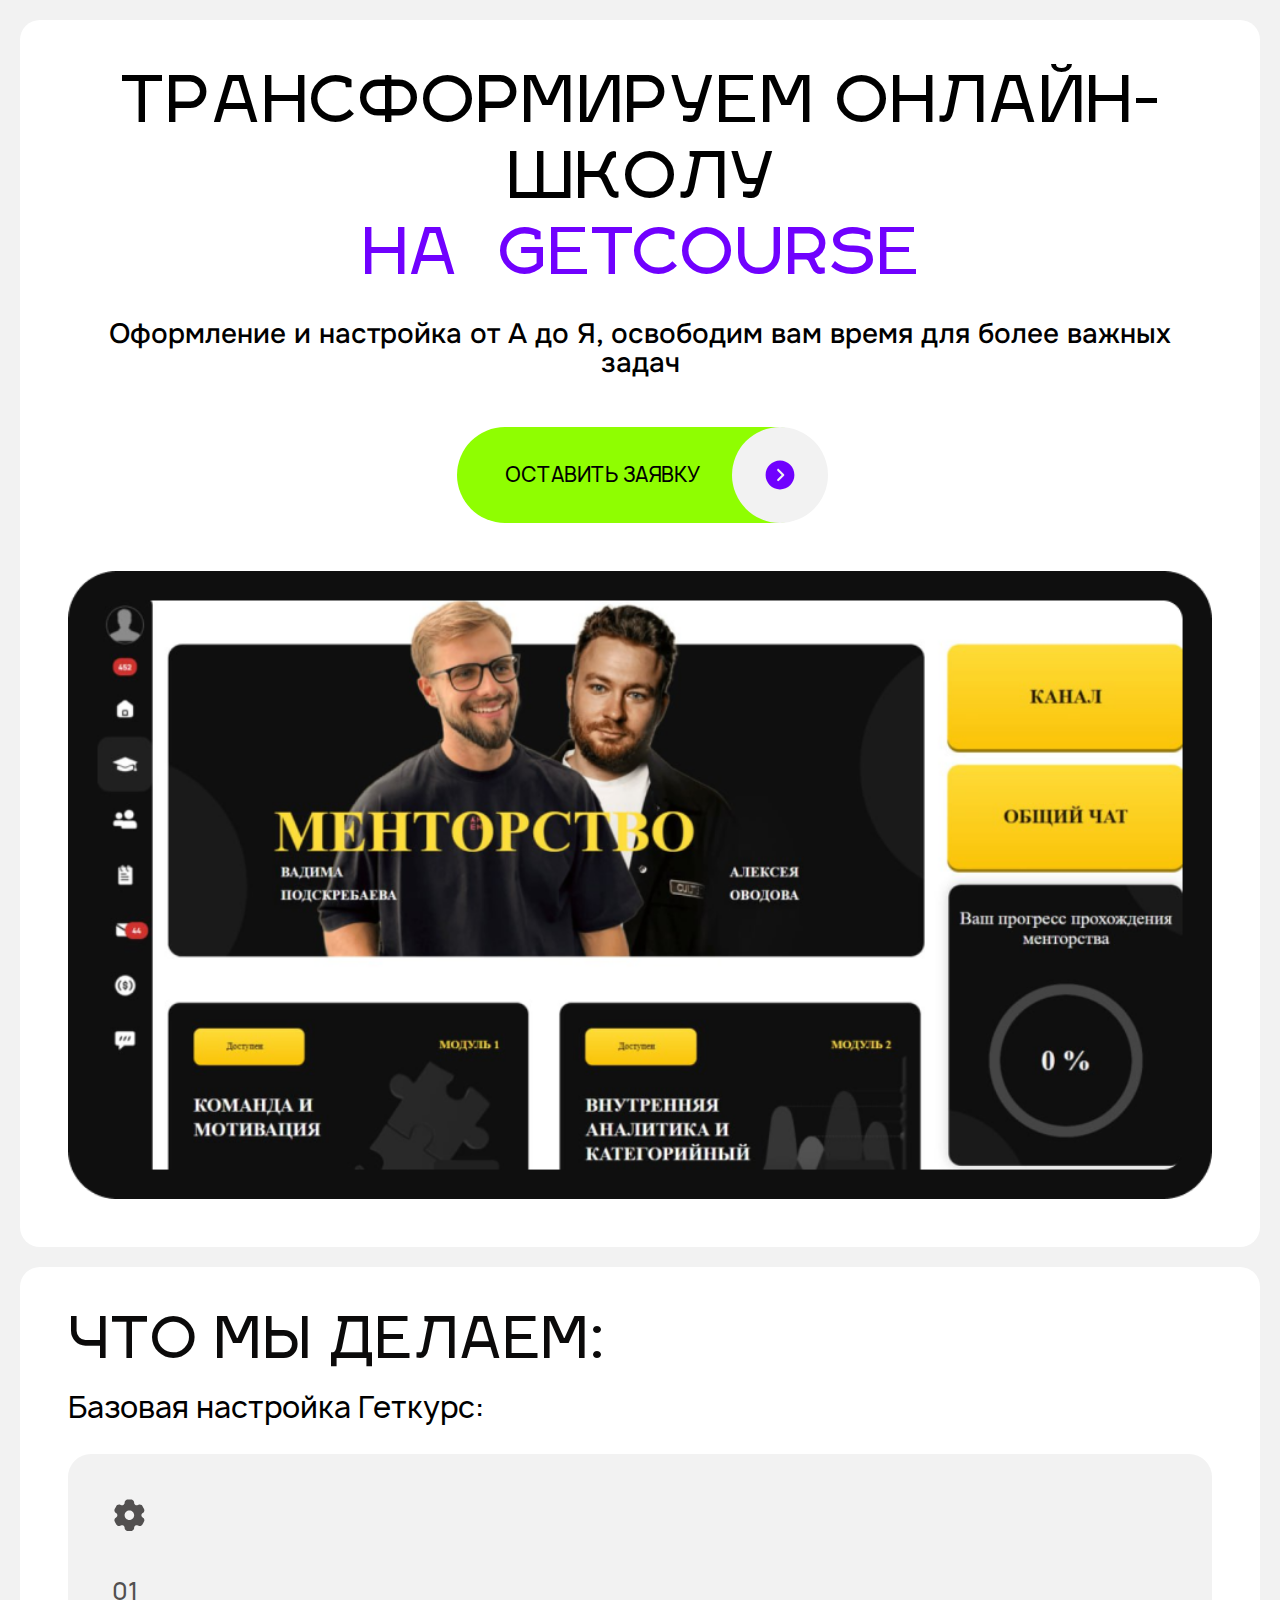
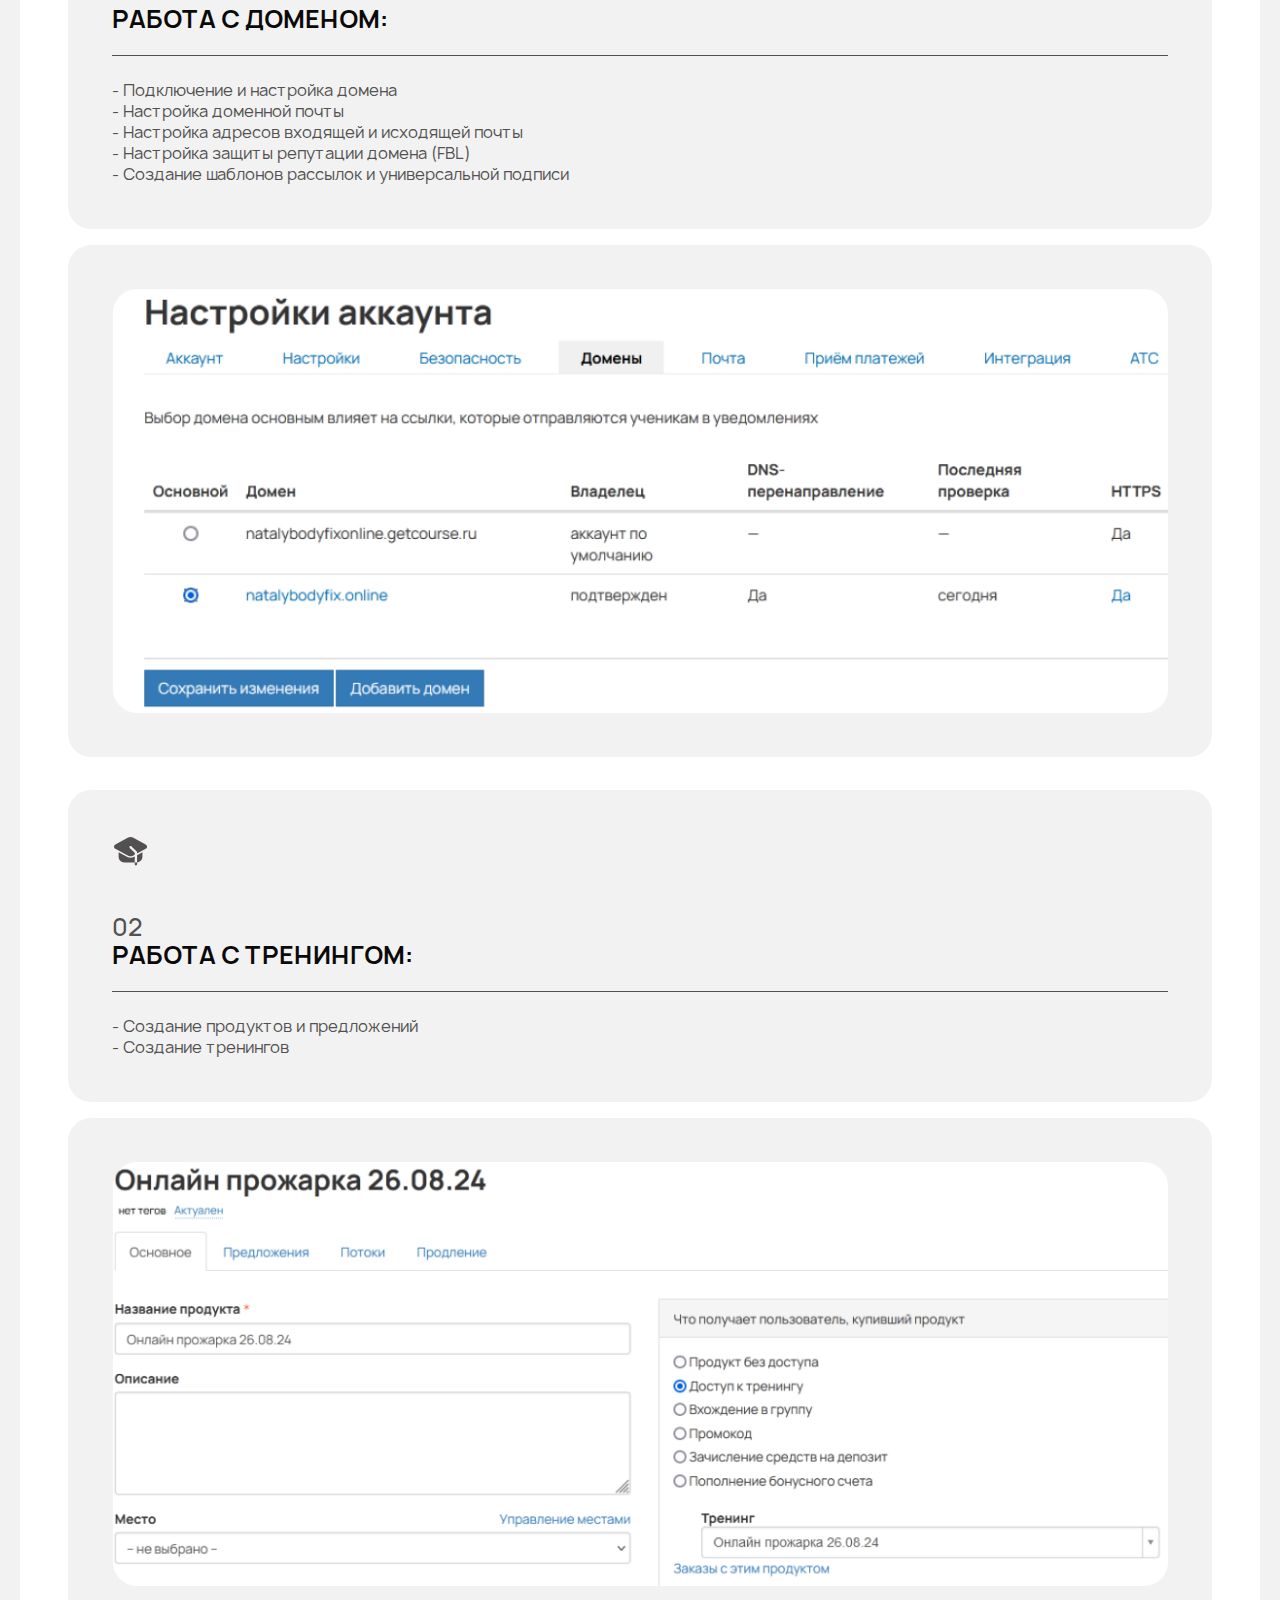
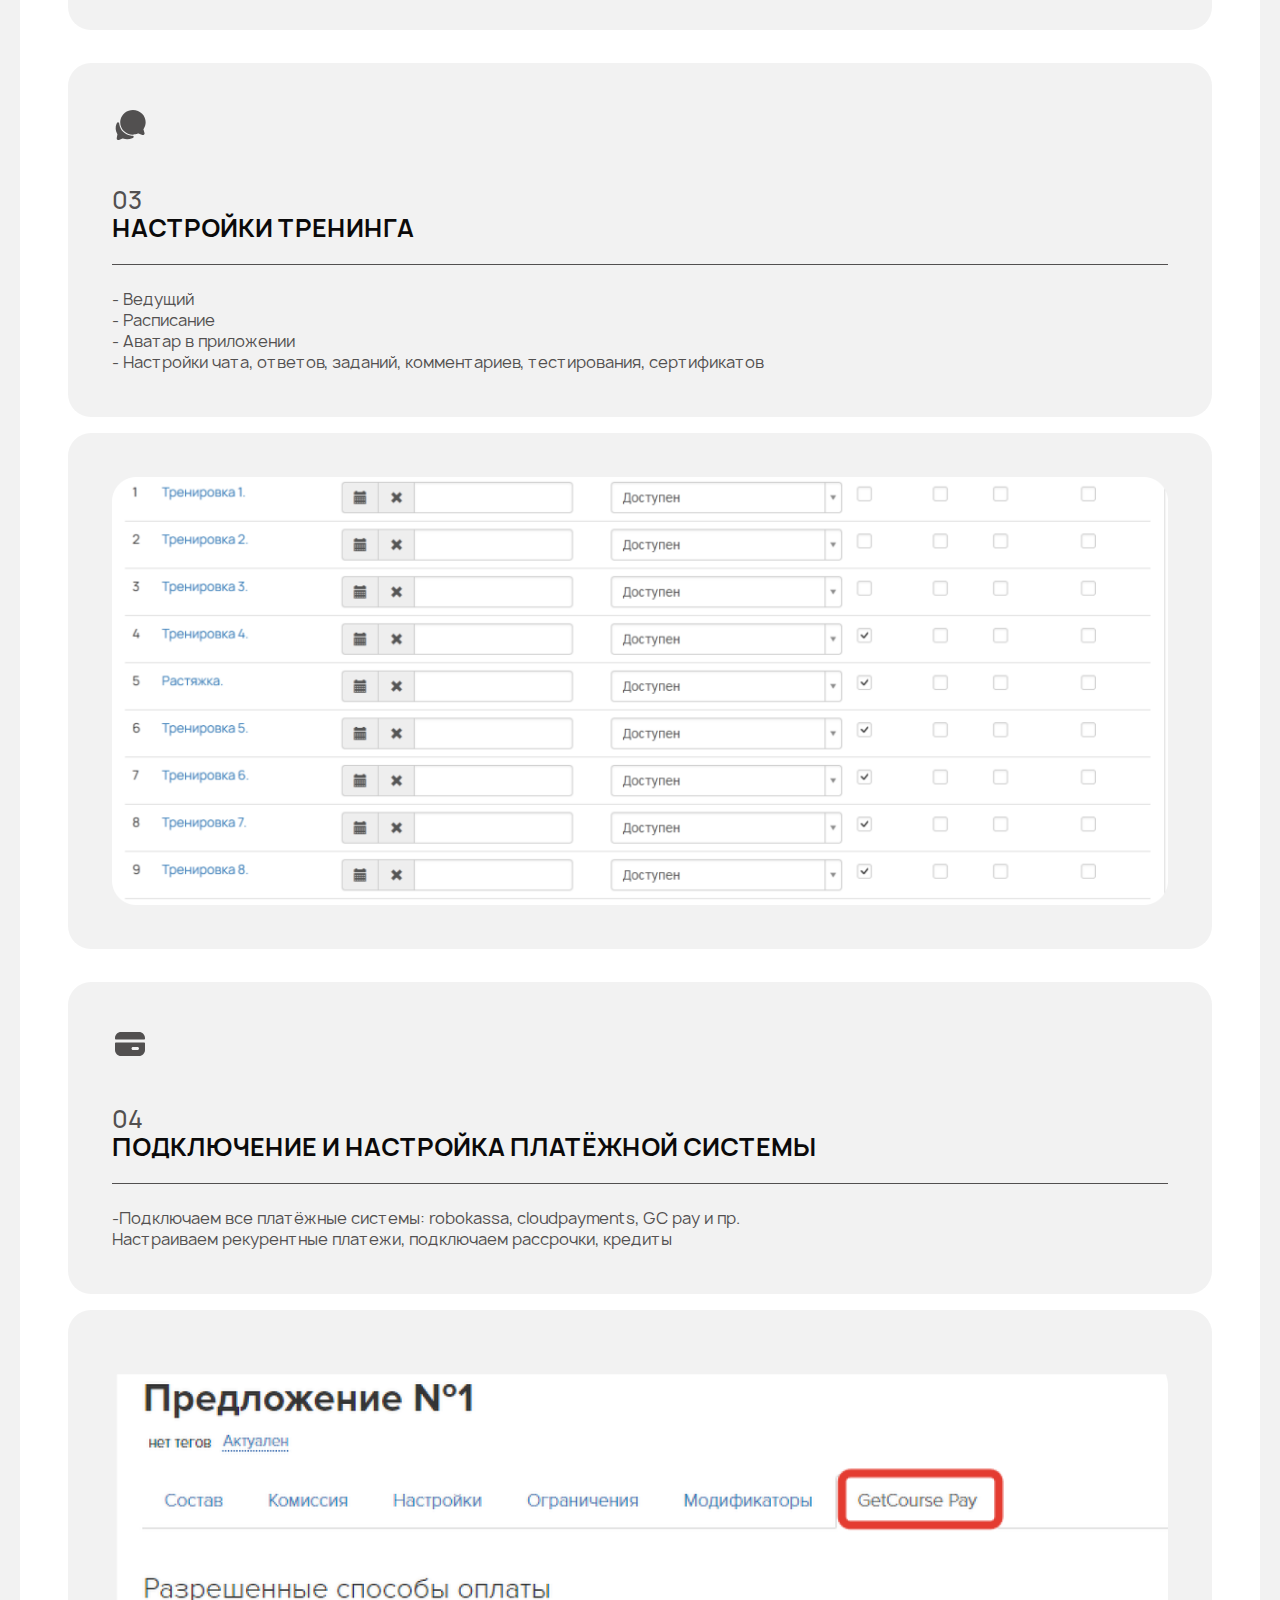
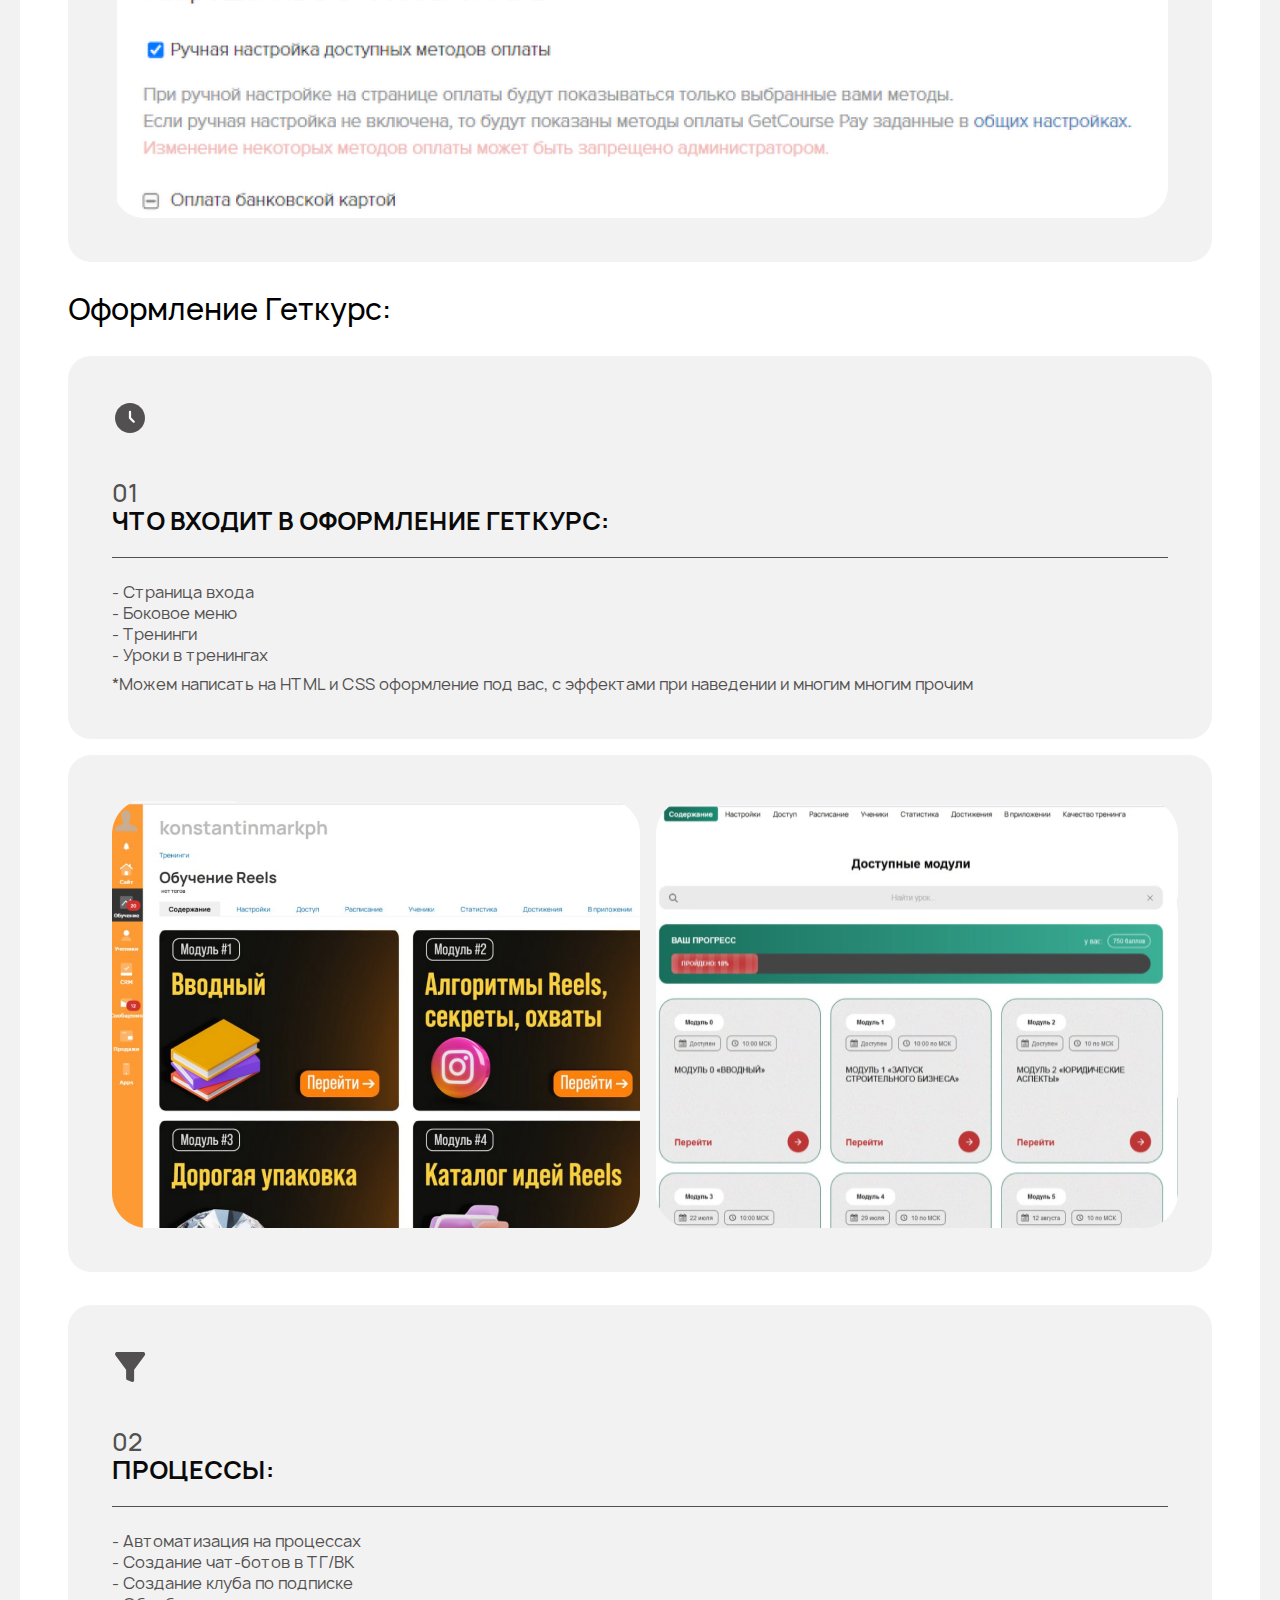
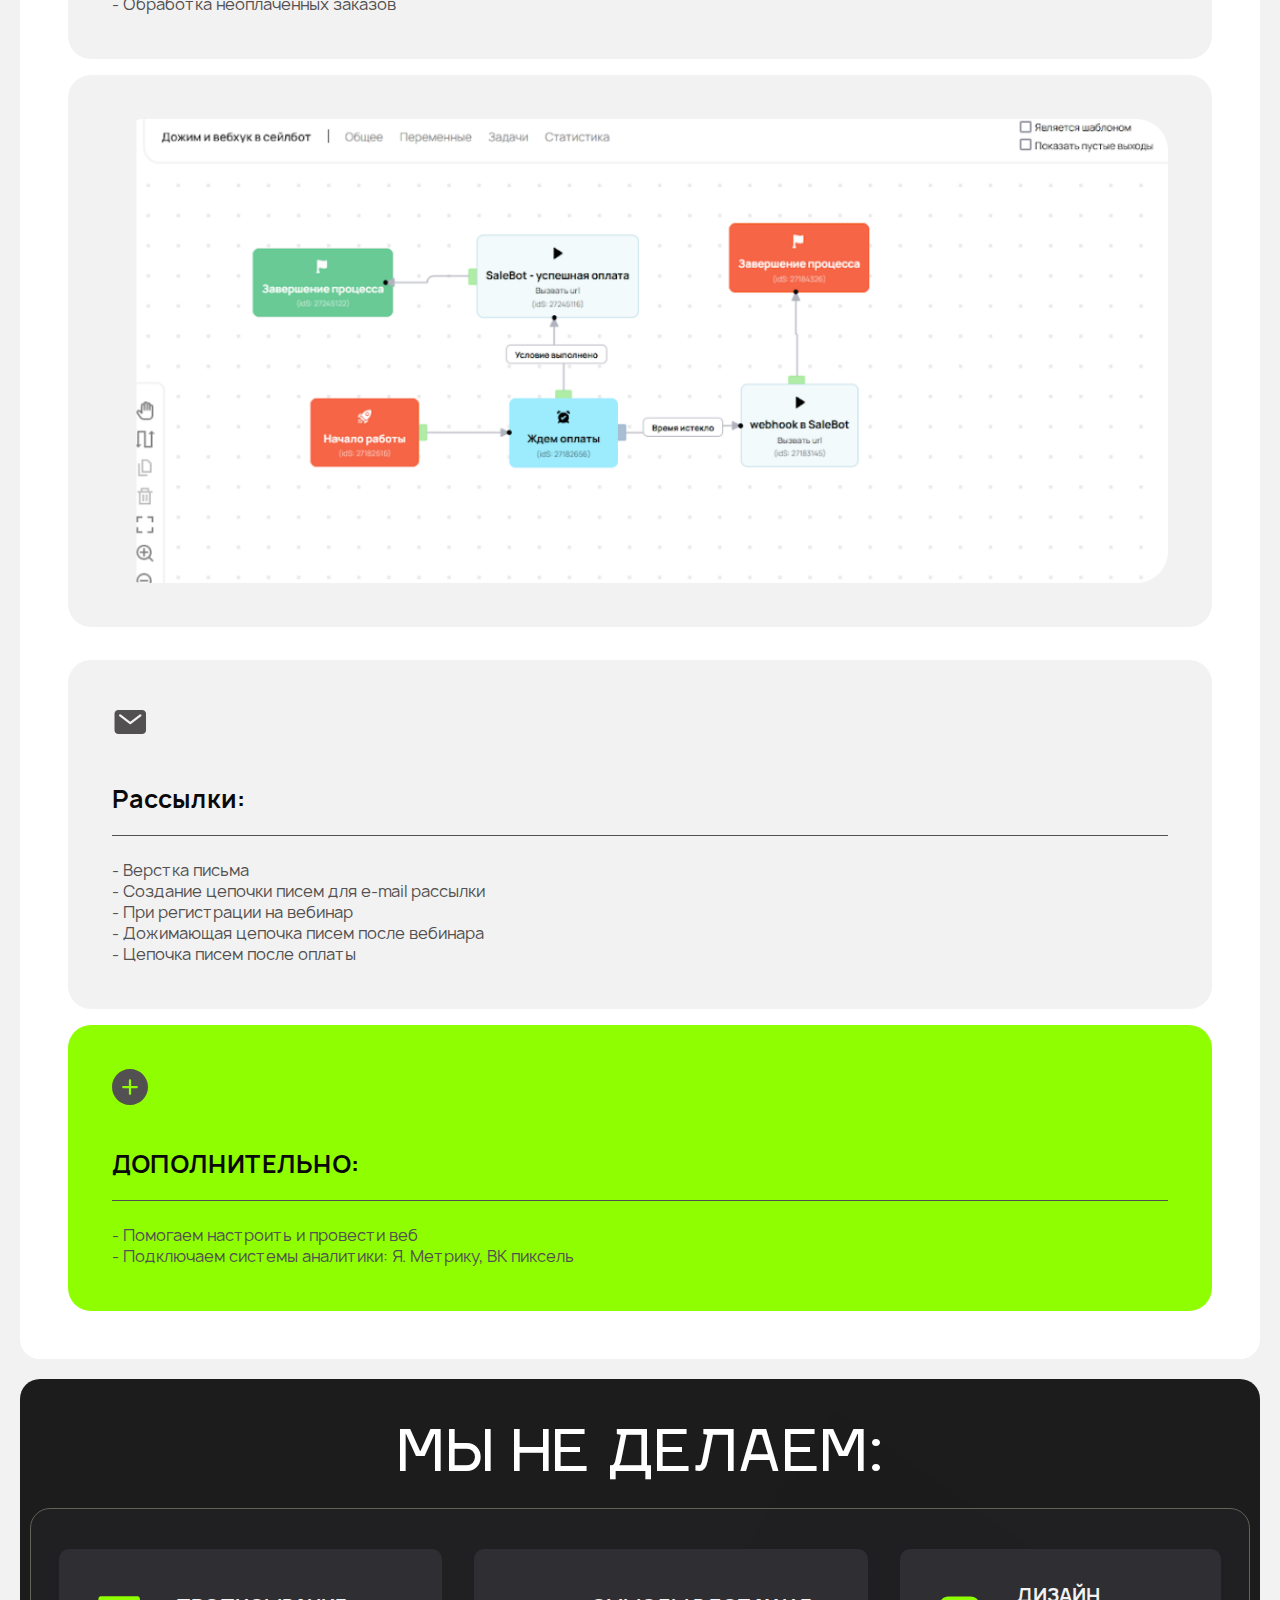
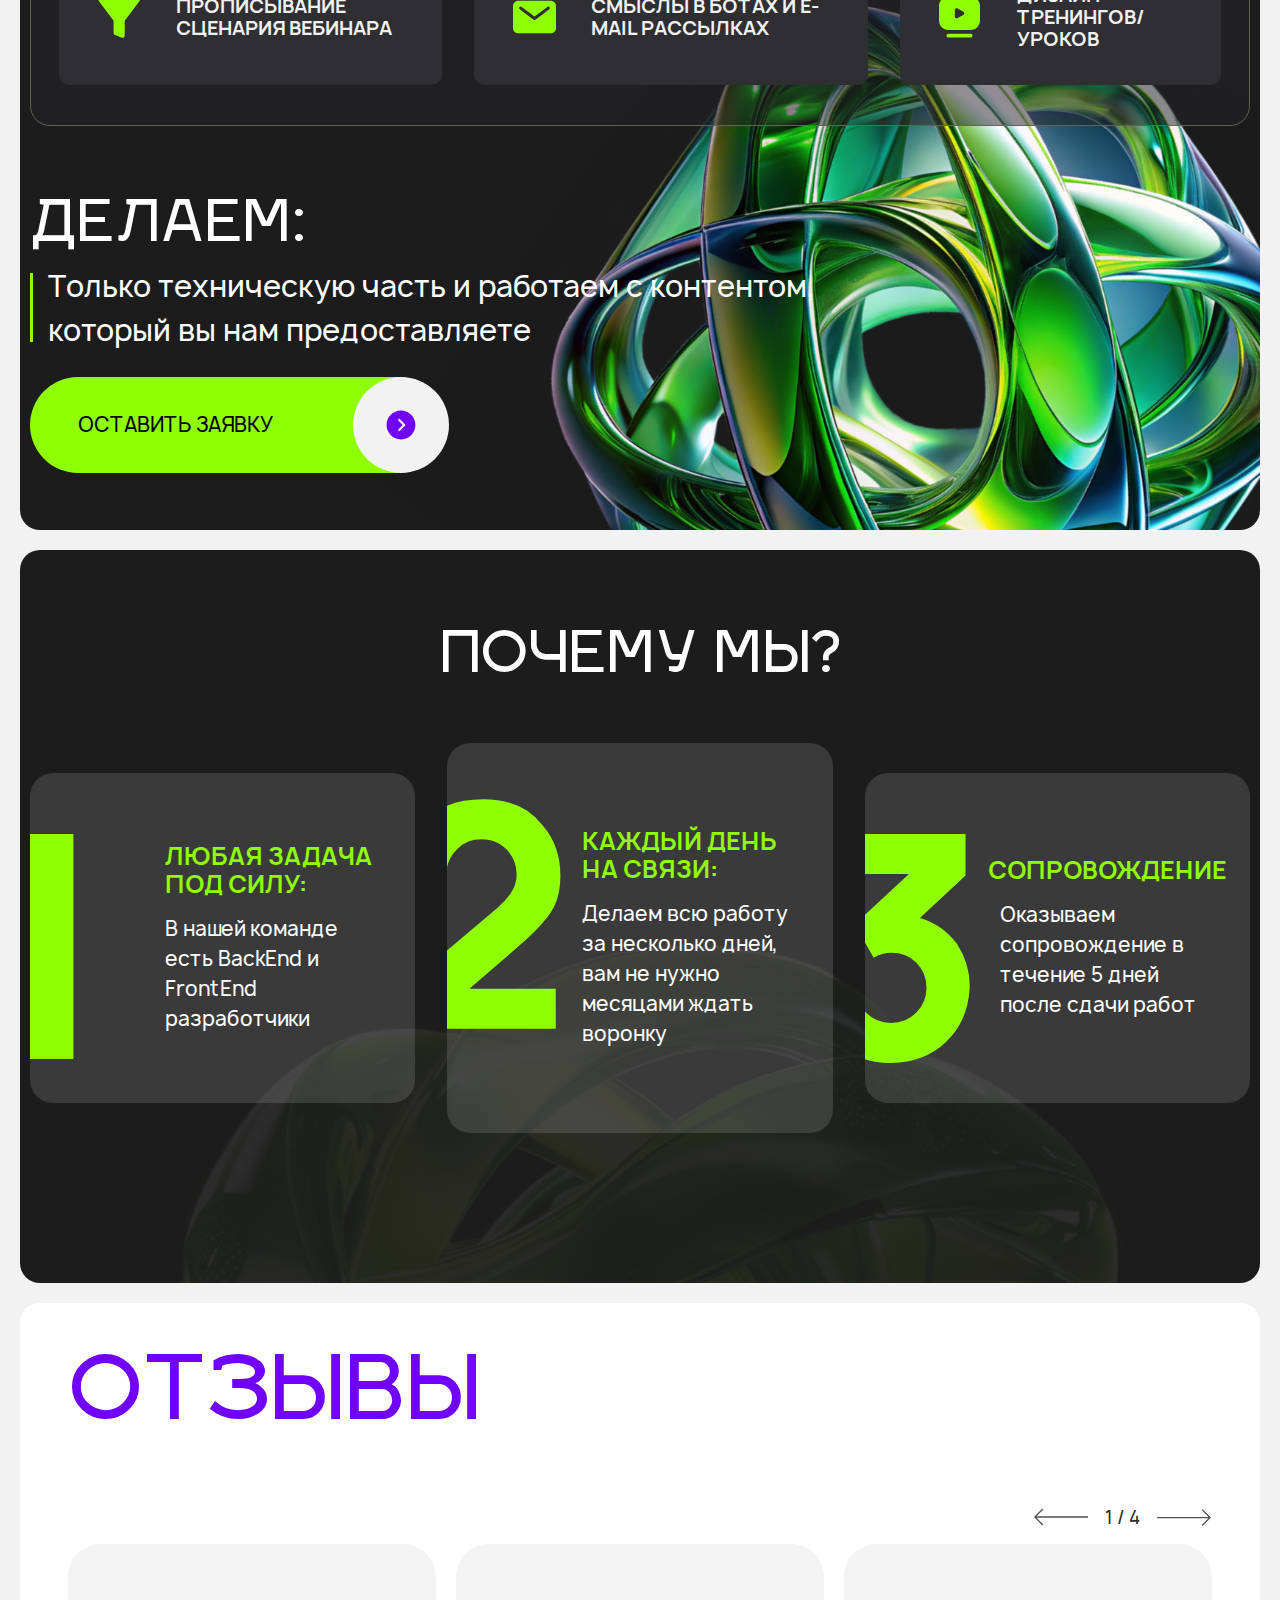
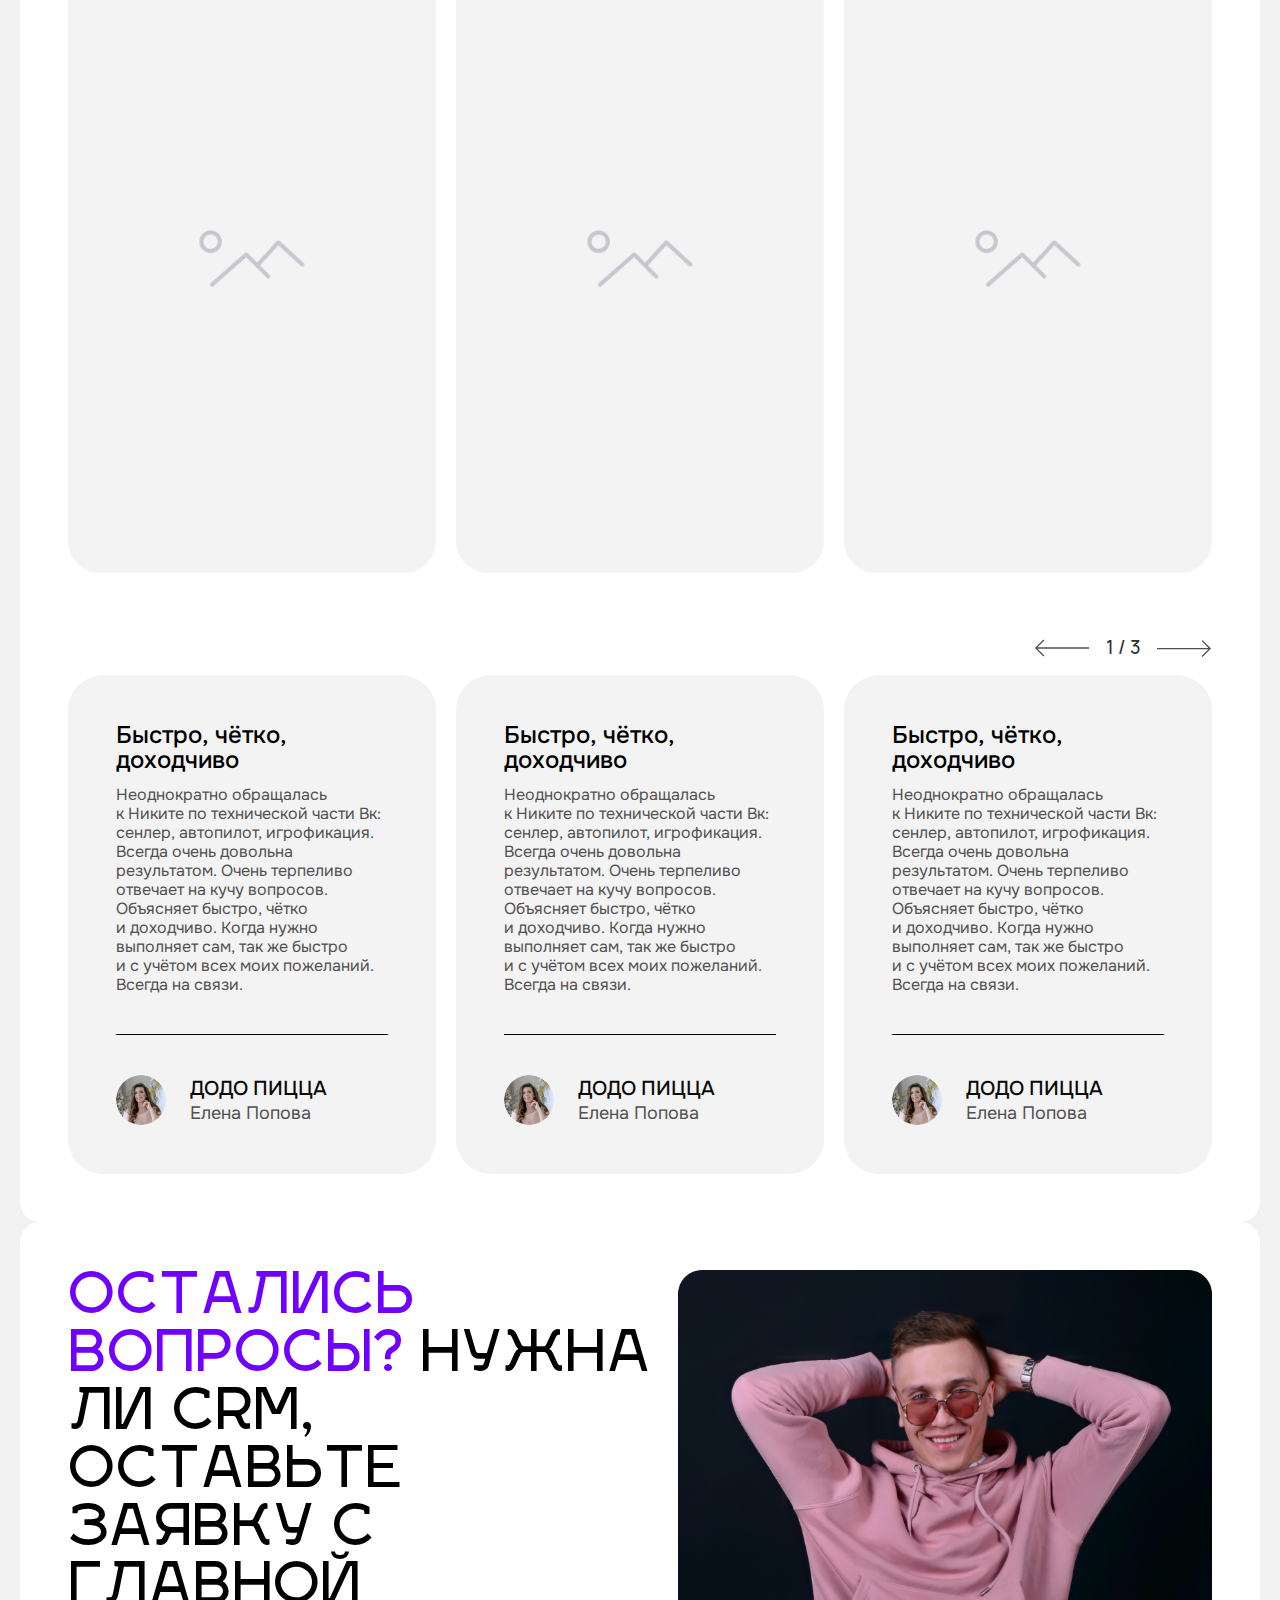
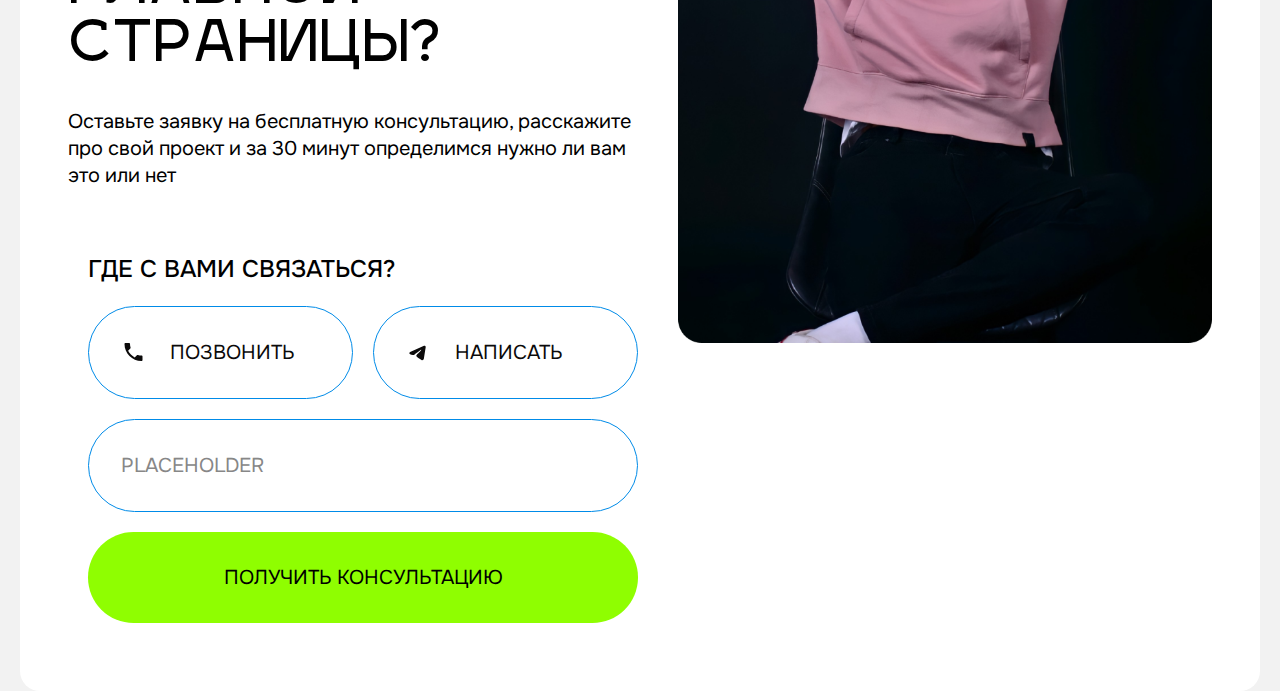
<file: public/index.html>
<!DOCTYPE html>
<html lang="ru">
<head>
  <meta charset="UTF-8">
  <meta name="viewport" content="width=device-width, initial-scale=1.0">
  <title>GETCOURSE</title>
  <!-- swiper css link -->
  <link rel="stylesheet" href="../src/css/swiper-bundle.min.css" />
  <!-- css -->
  <link rel="stylesheet" href="./css/tailwind.css" />
  <!-- icon -->
  <link rel="icon" href="./assets/images/icons/icon.svg">
  <!-- fonts -->
  <link rel="preconnect" href="https://fonts.googleapis.com">
  <link rel="preconnect" href="https://fonts.gstatic.com" crossorigin>
  <link href="https://fonts.googleapis.com/css2?family=Onest:wght@100..900&display=swap" rel="stylesheet">
  <link rel="stylesheet" href="./fonts/Gilroy/stylesheet.css">
  <link rel="stylesheet" href="./fonts/Manrope/stylesheet.css">
  <link rel="stylesheet" href="./fonts/IgraSans/stylesheet.css">
</head>
<body class="bg-bg-color">
  <div class="overflow-hidden xl:px-5 px-0">

    <main>
      <!-- home -->
      <section class="mb-5 mt-5">
        <div class="container relative">
          <div class="flex items-center w-full lg:gap-x-9 gap-x-0 2xl:flex-row flex-col sm:gap-y-12 gap-y-9">
            <div class="2xl:max-w-[780px] w-full z-[2] relative">
              <h1 class="font-normal font-IgraSans 2xl:text-[64px] xl:text-[64px] md:text-[64px] sm:text-[39px] text-[30px] 2xl:leading-[76px] xl:leading-[76px] md:leading-[76px] sm:leading-[46.4px] leading-[36.8px] text-black uppercase 2xl:text-left lg:text-center">
                Трансформируем онлайн-школу<br>
                <span class="text-pink no-underline">Н <span class="relative md:-left-5 -left-2">А</span> GetCourse</span>
              </h1>
              <p class="font-Onest font-medium 2xl:text-[29px] xl:text-[28px] lg:text-[24px] sm:text-[20px] text-[16px]
              2xl:leading-[44px] xl:leading-[29.4px] lg:leading-[25.2px] sm:leading-[21px] leading-[16px] mt-[24px] md:mb-[48px] mb-[20px] 2xl:text-left lg:text-center">
              Оформление и настройка от А до Я, освободим вам время для более важных задач<br class="lg:hidden block">
              </p>
              <button class="flex md:w-auto w-full relative rounded-[999px] bg-green sm:py-[34px] p-[20px] pl-[20px] sm:pl-[48px] sm:pr-[124px] 2xl:mx-0 lg:mx-auto">
                <span class="text-start font-Manrope font-medium 2xl:text-2xl sm:text-xl text-xs text-black">
                  ОСТАВИТЬ ЗАЯВКУ
                </span>
                <img class="absolute -right-1 top-0 h-full" src="./assets/images/icons/btn_icon.svg" alt="">
              </button>
            </div>
            <div class="2xl:max-w-[884px] w-full">
              <img class="w-full" src="./assets/images/home_img.png" alt="">
            </div>
          </div>
        </div>
      </section>
      <!-- home -->

      <!-- what_do -->
      <section class="mb-5">
        <div class="container">
          <h3 class="font-IgraSans font-normal 2xl:text-[56px] 2xl:leading-[67.2px] xl:text-[56px] text-[28px] lg:text-[48px] sm:text-[36px]  xl:leading-[58px] lg:leading-[50px] sm:leading-[37px] leading-[29.9px] text-black-dark sm:mb-3 mb-2 uppercase">
            Что мы делаем:
          </h3>
          <p class="font-Manrope font-medium text-black 2xl:text-[29px] xl:text-[29px] md:text-[29px] sm:text-[29px] text-[18]
          2xl:leading-[44px] xl:leading-[44px] md:leading-[44px] sm:leading-[44px] leading-[27.6px] 2xl:mb-[54px] sm:mb-[25px] mb-[16px]">
          Базовая настройка Геткурс:
          </p>
          <div class="flex flex-col 2xl:gap-y-[51px] xl:gap-y-[33px] md:gap-y-[41px] sm:gap-y-[27px] gap-y-[20px] 2xl:mb-[54px] sm:mb-[25px] mb-[16px]">
            <div class="flex 2xl:gap-x-9 md:gap-x-4 gap-x-2 2xl:flex-row flex-col sm:gap-y-4 gap-y-2">
              <div class="2xl:max-w-[461px] w-full flex flex-col justify-between md:p-[44px] bg-bg-color 2xl:rounded-[36px] sm:rounded-[23px] rounded-[17px] sm:p-[30px] p-[21px]">
                <svg class="md:mb-[47px] sm:mb-[33px] mb-[22px] 2xl:w-[56px] 2xl:h-[56px] sm:w-[36px] sm:h-[36px] w-[27px] h-[27px]" width="56" height="56" viewBox="0 0 56 56" fill="none" xmlns="http://www.w3.org/2000/svg">
                  <path fill-rule="evenodd" clip-rule="evenodd" d="M31.4142 2.70697C30.5047 2.33398 29.3515 2.33398 27.0452 2.33398C24.7389 2.33398 23.5857 2.33398 22.6762 2.70697C21.4634 3.2043 20.4998 4.15821 19.9975 5.35883C19.7681 5.90692 19.6784 6.54431 19.6433 7.47406C19.5917 8.8404 18.8839 10.1051 17.6878 10.7888C16.4916 11.4724 15.0314 11.4469 13.8103 10.8079C12.9794 10.3732 12.3769 10.1314 11.7828 10.054C10.4812 9.88435 9.16498 10.2335 8.12353 11.0246C7.34242 11.618 6.76585 12.6066 5.61271 14.5838C4.45958 16.5611 3.88303 17.5497 3.75452 18.516C3.58316 19.8044 3.93586 21.1075 4.73501 22.1386C5.09977 22.6092 5.61239 23.0046 6.40801 23.4995C7.57765 24.2272 8.33023 25.4666 8.33016 26.834C8.33009 28.2013 7.57753 29.4405 6.40801 30.1679C5.61227 30.6631 5.09955 31.0588 4.73477 31.5294C3.93561 32.5604 3.58294 33.8633 3.75428 35.1517C3.88278 36.118 4.45936 37.1068 5.61247 39.084C6.7656 41.0611 7.34218 42.0499 8.12328 42.6431C9.16473 43.4342 10.481 43.7833 11.7825 43.6138C12.3766 43.5364 12.979 43.2946 13.8099 42.8599C15.0311 42.221 16.4914 42.1955 17.6876 42.879C18.8838 43.5628 19.5916 44.8275 19.6433 46.1941C19.6784 47.1237 19.7681 47.7611 19.9975 48.3092C20.4998 49.5097 21.4634 50.4637 22.6762 50.9611C23.5857 51.334 24.7389 51.334 27.0452 51.334C29.3515 51.334 30.5047 51.334 31.4142 50.9611C32.627 50.4637 33.5906 49.5097 34.0929 48.3092C34.3223 47.7611 34.4122 47.1237 34.4473 46.1939C34.4989 44.8275 35.2065 43.5628 36.4026 42.879C37.5988 42.1952 39.0592 42.221 40.2804 42.8599C41.1113 43.2946 41.7135 43.5361 42.3077 43.6135C43.6092 43.7833 44.9254 43.4342 45.9668 42.6431C46.7481 42.0497 47.3246 41.0611 48.4777 39.0837C49.6309 37.1066 50.2073 36.118 50.336 35.1517C50.5072 33.8633 50.1545 32.5601 49.3555 31.5292C48.9906 31.0585 48.478 30.6628 47.6822 30.1679C46.5128 29.4405 45.7603 28.2011 45.7603 26.8337C45.7603 25.4664 46.5128 24.2274 47.6822 23.5C48.4782 23.0049 48.9908 22.6094 49.3558 22.1386C50.1548 21.1077 50.5075 19.8046 50.3363 18.5162C50.2076 17.5498 49.6311 16.5612 48.478 14.584C47.3248 12.6068 46.7484 11.6181 45.9671 11.0248C44.9257 10.2337 43.6094 9.88452 42.3079 10.0542C41.7138 10.1316 41.1113 10.3733 40.2806 10.808C39.0594 11.447 37.599 11.4725 36.4029 10.7888C35.2067 10.1052 34.4989 8.84035 34.447 7.47394C34.4119 6.54426 34.3223 5.90689 34.0929 5.35883C33.5906 4.15821 32.627 3.2043 31.4142 2.70697ZM27.0452 34.184C31.1457 34.184 34.4696 30.8934 34.4696 26.834C34.4696 22.7746 31.1457 19.484 27.0452 19.484C22.9447 19.484 19.6207 22.7746 19.6207 26.834C19.6207 30.8934 22.9447 34.184 27.0452 34.184Z" fill="#525050"/>
                </svg>
                <div>
                  <span class="font-Manrope font-medium text-secondary 2xl:text-[18px] md:text-[24px] sm:text-[11px] text-[8.9px]
                  2xl:leading-[21px] md:leading-[21px] sm:leading-[14px] leading-[10.24px]">
                    01
                  </span>
                  <h6 class="font-Manrope font-bold text-black-dark 2xl:text-[24px] md:text-[24px] sm:text-[15px] text-[11.87px]
                  2xl:leading-[28px] md:leading-[24px] sm:leading-[19px] leading-[14.24px] sm:pb-[24px] pb-[11px] border-b-[.6px] border-secondary uppercase">
                    Работа с доменом:
                  </h6>
                  <ul class="sm:mt-[24px] mt-[15px]">
                    <li class="font-Manrope font-normal text-secondary sm:text-[16px] text-[7.91px]
                    sm:leading-[21px] leading-[10px]">
                      - Подключение и настройка домена
                    </li>
                    <li class="font-Manrope font-normal text-secondary sm:text-[16px] text-[7.91px]
                    sm:leading-[21px] leading-[10px]">
                      - Настройка доменной почты
                    </li>
                    <li class="font-Manrope font-normal text-secondary sm:text-[16px] text-[7.91px]
                    sm:leading-[21px] leading-[10px]">
                      - Настройка адресов входящей и исходящей почты
                    </li>
                    <li class="font-Manrope font-normal text-secondary sm:text-[16px] text-[7.91px]
                    sm:leading-[21px] leading-[10px]">
                      - Настройка защиты репутации домена (FBL)
                    </li>
                    <li class="font-Manrope font-normal text-secondary sm:text-[16px] text-[7.91px]
                    sm:leading-[21px] leading-[10px]">
                      - Создание шаблонов рассылок и универсальной подписи
                    </li>
                  </ul>
                </div>
              </div>
              <div class="2xl:max-w-[1243px] w-full md:p-[44px] bg-bg-color 2xl:rounded-[36px] sm:rounded-[23px] rounded-[17px] sm:p-[30px] p-[21px]">
                <img src="./assets/images/block1.png" alt="">
              </div>
            </div>

            <div class="flex 2xl:gap-x-9 md:gap-x-4 gap-x-2 2xl:flex-row flex-col-reverse sm:gap-y-4 gap-y-2">
              <div class="2xl:max-w-[1243px] w-full md:p-[44px] bg-bg-color 2xl:rounded-[36px] sm:rounded-[23px] rounded-[17px] sm:p-[30px] p-[21px]">
                <img src="./assets/images/block2.png" alt="">
              </div>
              <div class="2xl:max-w-[461px] w-full flex flex-col justify-between md:p-[44px] bg-bg-color 2xl:rounded-[36px] sm:rounded-[23px] rounded-[17px] sm:p-[30px] p-[21px]">
                <svg class="md:mb-[47px] sm:mb-[33px] mb-[22px] 2xl:w-[56px] 2xl:h-[56px] sm:w-[36px] sm:h-[36px] w-[27px] h-[27px]" width="56" height="56" viewBox="0 0 56 56" fill="none" xmlns="http://www.w3.org/2000/svg">
                  <path fill-rule="evenodd" clip-rule="evenodd" d="M38.9663 44.3135V47.2491C38.9663 48.2152 38.1641 48.9993 37.1756 48.9993C36.1871 48.9993 35.3849 48.2152 35.3849 47.2491V44.3321H38.3694C38.57 44.3321 38.7681 44.3251 38.9663 44.3135Z" fill="#525050"/>
                  <path fill-rule="evenodd" clip-rule="evenodd" d="M35.3849 44.3321L19.2686 44.3321C14.3239 44.3321 10.3151 40.414 10.3151 35.5811V28.3889L23.9579 35.7561C26.9137 37.3523 30.7243 37.3523 33.6802 35.7561L35.3849 34.8367L35.3849 44.3321ZM38.9663 32.9021L47.3229 28.3889V35.5811C47.3229 40.218 43.634 44.0124 38.9663 44.3135L38.9663 32.9021Z" fill="#525050"/>
                  <path fill-rule="evenodd" clip-rule="evenodd" d="M35.3849 32.1693L32.5246 33.7142C30.2707 34.9323 27.3674 34.9323 25.1135 33.7142L5.26298 22.9936C3.9116 22.2632 3.15234 20.9844 3.15234 19.6472C3.15234 18.3077 3.9116 17.0289 5.26298 16.3008L25.1135 5.57787C27.3674 4.36206 30.2707 4.36206 32.5246 5.57787L52.375 16.3008C53.7264 17.0289 54.4857 18.3077 54.4857 19.6472C54.4857 20.9844 53.7264 22.2632 52.375 22.9936L38.9663 30.2348V28.5803C38.9663 28.1159 38.7777 27.6702 38.441 27.3434L30.0844 19.1758C29.3873 18.4921 28.2508 18.4921 27.5536 19.1758C26.854 19.8572 26.854 20.968 27.5536 21.6494L35.3849 29.306V32.1693Z" fill="#525050"/>
                </svg>
                <div>
                  <span class="font-Manrope font-medium text-secondary 2xl:text-[18px] md:text-[24px] sm:text-[11px] text-[8.9px]
                  2xl:leading-[21px] md:leading-[21px] sm:leading-[14px] leading-[10.24px]">
                    02
                  </span>
                  <h6 class="font-Manrope font-bold text-black-dark 2xl:text-[24px] md:text-[24px] sm:text-[15px] text-[11.87px]
                  2xl:leading-[28px] md:leading-[24px] sm:leading-[19px] leading-[14.24px] sm:pb-[24px] pb-[11px] border-b-[.6px] border-secondary uppercase">
                  Работа с тренингом:
                  </h6>
                  <ul class="sm:mt-[24px] mt-[15px]">
                    <li class="font-Manrope font-normal text-secondary sm:text-[16px] text-[7.91px]
                    sm:leading-[21px] leading-[10px]">
                    - Создание продуктов и предложений
                    </li>
                    <li class="font-Manrope font-normal text-secondary sm:text-[16px] text-[7.91px]
                    sm:leading-[21px] leading-[10px]">
                    - Создание тренингов
                    </li>
                  </ul>
                </div>
              </div>
            </div>

            <div class="flex 2xl:gap-x-9 md:gap-x-4 gap-x-2 2xl:flex-row flex-col sm:gap-y-4 gap-y-2">
              <div class="2xl:max-w-[461px] w-full flex flex-col justify-between md:p-[44px] bg-bg-color 2xl:rounded-[36px] sm:rounded-[23px] rounded-[17px] sm:p-[30px] p-[21px]">
                <svg class="md:mb-[47px] sm:mb-[33px] mb-[22px] 2xl:w-[56px] 2xl:h-[56px] sm:w-[36px] sm:h-[36px] w-[27px] h-[27px]" width="56" height="56" viewBox="0 0 56 56" fill="none" xmlns="http://www.w3.org/2000/svg">
                  <path d="M8.63598 41.8712C8.63598 41.8783 8.63598 41.8916 8.62783 41.9099C8.63089 41.8977 8.63292 41.8844 8.63598 41.8712Z" fill="#525050"/>
                  <path d="M48.1605 43.5827C47.8175 43.5753 47.4789 43.5046 47.1616 43.3743L41.2474 41.2775L41.2037 41.2598C41.0747 41.206 40.9361 41.1791 40.7964 41.1806C40.6676 41.1807 40.5399 41.204 40.4194 41.2493C40.2756 41.3035 38.9809 41.79 37.6227 42.1629C36.8863 42.365 34.3229 43.0243 32.2658 43.0243C27.0078 43.0243 22.0915 41.0035 18.424 37.3337C16.6324 35.553 15.2118 33.4345 14.2443 31.1009C13.2769 28.7674 12.7819 26.2651 12.788 23.7389C12.7879 22.4227 12.9297 21.1102 13.2109 19.8244C14.1264 15.5931 16.5513 11.7441 20.0385 8.99102C23.6157 6.18481 28.0318 4.66168 32.5783 4.66602C38.0164 4.66602 43.0838 6.74936 46.8481 10.5181C50.4062 14.0879 52.356 18.7816 52.3404 23.7337C52.3373 27.4135 51.2386 31.009 49.1844 34.0618L49.1646 34.091L49.0875 34.1952C49.0698 34.2191 49.0521 34.2421 49.0354 34.266L49.0198 34.2941C48.9784 34.3646 48.9408 34.4373 48.9073 34.5118L50.5468 40.3389C50.6193 40.5793 50.6585 40.8285 50.6634 41.0796C50.6638 41.4084 50.5994 41.7341 50.4738 42.0379C50.3481 42.3418 50.1638 42.6179 49.9313 42.8504C49.6988 43.083 49.4227 43.2673 49.1188 43.393C48.815 43.5186 48.4893 43.5831 48.1605 43.5827Z" fill="#525050"/>
                  <path d="M33.575 45.6441C33.4674 45.4348 33.316 45.2511 33.131 45.1055C32.9461 44.9599 32.732 44.8558 32.5032 44.8004C31.9012 44.641 31.1992 44.6681 30.6627 44.6285C25.5978 44.2763 20.8316 42.1025 17.2449 38.5087C14.0564 35.3378 11.9841 31.2167 11.3401 26.766C11.1943 25.7514 11.1943 25.4994 11.1943 25.4994C11.1943 25.1608 11.0911 24.8304 10.8987 24.5519C10.7062 24.2735 10.4335 24.0602 10.1168 23.9406C9.80021 23.8209 9.45465 23.8005 9.12614 23.8821C8.79763 23.9637 8.50175 24.1434 8.27786 24.3973C8.27786 24.3973 7.45709 25.291 7.06961 26.1879C5.9829 28.6919 5.51946 31.4221 5.71901 34.1445C5.91856 36.8669 6.77515 39.5004 8.21537 41.8191C8.48618 42.2702 8.48618 42.4785 8.42577 42.9473C8.14141 44.4171 7.64353 47.0098 7.38418 48.3545C7.2983 48.7907 7.33025 49.2418 7.47671 49.6614C7.62318 50.0811 7.87887 50.4541 8.21745 50.7421L8.26536 50.7827C8.71326 51.1384 9.26828 51.3323 9.84025 51.3327C10.162 51.333 10.4806 51.2696 10.7777 51.1462L16.3513 48.9952C16.5432 48.9222 16.7551 48.9222 16.947 48.9952C19.1417 49.8118 21.4259 50.2452 23.5903 50.2452C26.2872 50.2477 28.9513 49.6552 31.3929 48.5098C31.9616 48.2431 32.8511 47.9535 33.3719 47.3514C33.569 47.1179 33.6933 46.8317 33.7294 46.5282C33.7655 46.2248 33.7118 45.9174 33.575 45.6441Z" fill="#525050"/>
                </svg>
                <div>
                  <span class="font-Manrope font-medium text-secondary 2xl:text-[18px] md:text-[24px] sm:text-[11px] text-[8.9px]
                  2xl:leading-[21px] md:leading-[21px] sm:leading-[14px] leading-[10.24px]">
                    03
                  </span>
                  <h6 class="font-Manrope font-bold text-black-dark 2xl:text-[24px] md:text-[24px] sm:text-[15px] text-[11.87px]
                  2xl:leading-[28px] md:leading-[24px] sm:leading-[19px] leading-[14.24px] sm:pb-[24px] pb-[11px] border-b-[.6px] border-secondary uppercase">
                  Настройки тренинга
                  </h6>
                  <ul class="sm:mt-[24px] mt-[15px]">
                    <li class="font-Manrope font-normal text-secondary sm:text-[16px] text-[7.91px]
                    sm:leading-[21px] leading-[10px]">
                    - Ведущий
                    </li>
                    <li class="font-Manrope font-normal text-secondary sm:text-[16px] text-[7.91px]
                    sm:leading-[21px] leading-[10px]">
                    - Расписание
                    </li>
                    <li class="font-Manrope font-normal text-secondary sm:text-[16px] text-[7.91px]
                    sm:leading-[21px] leading-[10px]">
                    - Аватар в приложении
                    </li>
                    <li class="font-Manrope font-normal text-secondary sm:text-[16px] text-[7.91px]
                    sm:leading-[21px] leading-[10px]">
                    - Настройки чата, ответов, заданий, комментариев, тестирования, сертификатов
                    </li>
                  </ul>
                </div>
              </div>
              <div class="2xl:max-w-[1243px] w-full md:p-[44px] bg-bg-color 2xl:rounded-[36px] sm:rounded-[23px] rounded-[17px] sm:p-[30px] p-[21px]">
                <img src="./assets/images/block3.png" alt="">
              </div>
            </div>

            <div class="flex 2xl:gap-x-9 md:gap-x-4 gap-x-2 2xl:flex-row flex-col-reverse sm:gap-y-4 gap-y-2">
              <div class="2xl:max-w-[1243px] w-full md:p-[44px] bg-bg-color 2xl:rounded-[36px] sm:rounded-[23px] rounded-[17px] sm:p-[30px] p-[21px]">
                <img src="./assets/images/block4.png" alt="">
              </div>
              <div class="2xl:max-w-[461px] w-full flex flex-col justify-between md:p-[44px] bg-bg-color 2xl:rounded-[36px] sm:rounded-[23px] rounded-[17px] sm:p-[30px] p-[21px]">
                <svg class="md:mb-[47px] sm:mb-[33px] mb-[22px] 2xl:w-[56px] 2xl:h-[56px] sm:w-[36px] sm:h-[36px] w-[27px] h-[27px]" width="56" height="56" viewBox="0 0 56 56" fill="none" xmlns="http://www.w3.org/2000/svg">
                  <path fill-rule="evenodd" clip-rule="evenodd" d="M4.66699 18.6673C4.66699 13.5127 8.84566 9.33398 14.0003 9.33398H42.0003C47.1549 9.33398 51.3337 13.5127 51.3337 18.6673V19.834C51.3337 20.4783 50.8112 21.0007 50.167 21.0007H5.83366C5.18933 21.0007 4.66699 20.4783 4.66699 19.834V18.6673ZM5.83366 25.6673C5.18933 25.6673 4.66699 26.1898 4.66699 26.834V37.334C4.66699 42.4886 8.84566 46.6673 14.0003 46.6673H42.0003C47.1549 46.6673 51.3337 42.4886 51.3337 37.334V26.834C51.3337 26.1898 50.8112 25.6673 50.167 25.6673H5.83366ZM30.3337 35.0007C30.3337 33.712 31.3783 32.6673 32.667 32.6673H39.667C40.9557 32.6673 42.0003 33.712 42.0003 35.0007C42.0003 36.2894 40.9557 37.334 39.667 37.334H32.667C31.3783 37.334 30.3337 36.2894 30.3337 35.0007Z" fill="#525050"/>
                </svg>

                <div>
                  <span class="font-Manrope font-medium text-secondary 2xl:text-[18px] md:text-[24px] sm:text-[11px] text-[8.9px]
                  2xl:leading-[21px] md:leading-[21px] sm:leading-[14px] leading-[10.24px]">
                    04
                  </span>
                  <h6 class="font-Manrope font-bold text-black-dark 2xl:text-[24px] md:text-[24px] sm:text-[15px] text-[11.87px]
                  2xl:leading-[28px] md:leading-[24px] sm:leading-[19px] leading-[14.24px] sm:pb-[24px] pb-[11px] border-b-[.6px] border-secondary uppercase">
                  Подключение и настройка платёжной системы
                  </h6>
                  <ul class="sm:mt-[24px] mt-[15px]">
                    <li class="font-Manrope font-normal text-secondary sm:text-[16px] text-[7.91px]
                    sm:leading-[21px] leading-[10px]">
                    -Подключаем все платёжные системы: robokassa, cloudpayments, GC pay и пр.
                    </li>
                    <li class="font-Manrope font-normal text-secondary sm:text-[16px] text-[7.91px]
                    sm:leading-[21px] leading-[10px]">
                    Настраиваем рекурентные платежи, подключаем рассрочки, кредиты
                    </li>
                  </ul>
                </div>
              </div>
            </div>
          </div>
          <p class="font-Manrope font-medium text-black 2xl:text-[29px] xl:text-[29px] md:text-[29px] sm:text-[29px] text-[18]
          2xl:leading-[44px] xl:leading-[44px] md:leading-[44px] sm:leading-[44px] leading-[27.6px] 2xl:mb-[54px] sm:mb-[25px] mb-[16px]">
          Оформление Геткурс:
          </p>
          <div class="flex flex-col 2xl:gap-y-[51px] xl:gap-y-[33px] md:gap-y-[41px] sm:gap-y-[27px] gap-y-[20px]">
            <div class="flex 2xl:gap-x-9 md:gap-x-4 gap-x-2 2xl:flex-row flex-col sm:gap-y-4 gap-y-2">
              <div class="2xl:max-w-[461px] w-full flex flex-col justify-between md:p-[44px] bg-bg-color 2xl:rounded-[36px] sm:rounded-[23px] rounded-[17px] sm:p-[30px] p-[21px]">
                <svg class="md:mb-[47px] sm:mb-[33px] mb-[22px] 2xl:w-[56px] 2xl:h-[56px] sm:w-[36px] sm:h-[36px] w-[27px] h-[27px]" width="56" height="56" viewBox="0 0 56 56" fill="none" xmlns="http://www.w3.org/2000/svg">
                  <path d="M51.3337 27.9993C51.3337 40.8859 40.8869 51.3327 28.0003 51.3327C15.1137 51.3327 4.66699 40.8859 4.66699 27.9993C4.66699 15.1127 15.1137 4.66602 28.0003 4.66602C40.8869 4.66602 51.3337 15.1127 51.3337 27.9993Z" fill="#525050"/>
                  <path fill-rule="evenodd" clip-rule="evenodd" d="M28 16.916C28.9665 16.916 29.75 17.6995 29.75 18.666V27.2744L35.0707 32.5953C35.7541 33.2787 35.7541 34.3866 35.0707 35.07C34.3873 35.7535 33.2794 35.7535 32.596 35.07L26.7626 29.2367C26.4343 28.9086 26.25 28.4634 26.25 27.9993V18.666C26.25 17.6995 27.0335 16.916 28 16.916Z" fill="white"/>
                </svg>
                <div>
                  <span class="font-Manrope font-medium text-secondary 2xl:text-[18px] md:text-[24px] sm:text-[11px] text-[8.9px]
                  2xl:leading-[21px] md:leading-[21px] sm:leading-[14px] leading-[10.24px]">
                    01
                  </span>
                  <h6 class="font-Manrope font-bold text-black-dark 2xl:text-[24px] md:text-[24px] sm:text-[15px] text-[11.87px]
                  2xl:leading-[28px] md:leading-[24px] sm:leading-[19px] leading-[14.24px] sm:pb-[24px] pb-[11px] border-b-[.6px] border-secondary uppercase">
                  что входит в оформление
                  геткурс:
                  </h6>
                  <ul class="sm:mt-[24px] mt-[15px]">
                    <li class="font-Manrope font-normal text-secondary sm:text-[16px] text-[7.91px]
                    sm:leading-[21px] leading-[10px]">
                    - Страница входа
                    </li>
                    <li class="font-Manrope font-normal text-secondary sm:text-[16px] text-[7.91px]
                    sm:leading-[21px] leading-[10px]">
                    - Боковое меню
                    </li>
                    <li class="font-Manrope font-normal text-secondary sm:text-[16px] text-[7.91px]
                    sm:leading-[21px] leading-[10px]">
                    - Тренинги
                    </li>
                    <li class="font-Manrope font-normal text-secondary sm:text-[16px] text-[7.91px]
                    sm:leading-[21px] leading-[10px]">
                    - Уроки в тренингах
                    </li>
                    <p class="font-Manrope font-normal text-secondary sm:text-[16px] text-[7.91px]
                    sm:leading-[21px] leading-[10px] mt-2">
                    *Можем написать на HTML и CSS оформление под вас, с эффектами при наведении и многим многим прочим
                    </p>
                  </ul>
                </div>
              </div>
              <div class="2xl:max-w-[1243px] w-full md:p-[44px] bg-bg-color 2xl:rounded-[36px] sm:rounded-[23px] rounded-[17px] sm:p-[30px] p-[21px] flex md:gap-x-4 gap-x-2">
                <img class="sm:w-1/2 w-full" src="./assets/images/block5.png" alt="">
                <img class="sm:w-1/2 w-full sm:flex hidden" src="./assets/images/block7.png" alt="">
              </div>
            </div>

            <div class="flex 2xl:gap-x-9 md:gap-x-4 gap-x-2 2xl:flex-row flex-col-reverse sm:gap-y-4 gap-y-2">
              <div class="2xl:max-w-[1243px] w-full md:p-[44px] bg-bg-color 2xl:rounded-[36px] sm:rounded-[23px] rounded-[17px] sm:p-[30px] p-[21px]">
                <img src="./assets/images/block6.png" alt="">
              </div>
              <div class="2xl:max-w-[461px] w-full flex flex-col justify-between md:p-[44px] bg-bg-color 2xl:rounded-[36px] sm:rounded-[23px] rounded-[17px] sm:p-[30px] p-[21px]">
                <svg class="md:mb-[47px] sm:mb-[33px] mb-[22px] 2xl:w-[56px] 2xl:h-[56px] sm:w-[36px] sm:h-[36px] w-[27px] h-[27px]" width="56" height="56" viewBox="0 0 56 56" fill="none" xmlns="http://www.w3.org/2000/svg">
                  <path d="M32.0655 51.3327C31.816 51.3325 31.5681 51.2859 31.3315 51.1947L23.5391 48.2029C23.0757 48.0232 22.6732 47.6795 22.3887 47.2208C22.1042 46.762 21.9522 46.2115 21.9544 45.6474V32.2745C21.9523 32.2691 21.9493 32.2641 21.9457 32.2599L5.54923 10.2234C5.18565 9.73467 4.95126 9.13583 4.87387 8.49797C4.79648 7.86012 4.87935 7.21004 5.11264 6.62491C5.34593 6.03978 5.71983 5.54418 6.18997 5.19695C6.6601 4.84972 7.20671 4.66545 7.76491 4.66602H48.5932C49.1514 4.66545 49.698 4.84972 50.1681 5.19695C50.6382 5.54418 51.0121 6.03978 51.2454 6.62491C51.4787 7.21004 51.5616 7.86012 51.4842 8.49797C51.4068 9.13583 51.1724 9.73467 50.8088 10.2234L34.4075 32.2622C34.4042 32.2667 34.4013 32.2716 34.3988 32.2767V48.6404C34.3997 48.9942 34.34 49.3448 34.223 49.6719C34.1061 49.999 33.9342 50.2962 33.7174 50.5464C33.5005 50.7966 33.243 50.9949 32.9595 51.1298C32.676 51.2648 32.3721 51.3337 32.0655 51.3327Z" fill="#525050"/>
                </svg>
                <div>
                  <span class="font-Manrope font-medium text-secondary 2xl:text-[18px] md:text-[24px] sm:text-[11px] text-[8.9px]
                  2xl:leading-[21px] md:leading-[21px] sm:leading-[14px] leading-[10.24px]">
                    02
                  </span>
                  <h6 class="font-Manrope font-bold text-black-dark 2xl:text-[24px] md:text-[24px] sm:text-[15px] text-[11.87px]
                  2xl:leading-[28px] md:leading-[24px] sm:leading-[19px] leading-[14.24px] sm:pb-[24px] pb-[11px] border-b-[.6px] border-secondary uppercase">
                  процессы:
                  </h6>
                  <ul class="sm:mt-[24px] mt-[15px]">
                    <li class="font-Manrope font-normal text-secondary sm:text-[16px] text-[7.91px]
                    sm:leading-[21px] leading-[10px]">
                    - Автоматизация на процессах
                    </li>
                    <li class="font-Manrope font-normal text-secondary sm:text-[16px] text-[7.91px]
                    sm:leading-[21px] leading-[10px]">
                    - Создание чат-ботов в ТГ/ВК
                    </li>
                    <li class="font-Manrope font-normal text-secondary sm:text-[16px] text-[7.91px]
                    sm:leading-[21px] leading-[10px]">
                    - Создание клуба по подписке
                    </li>
                    <li class="font-Manrope font-normal text-secondary sm:text-[16px] text-[7.91px]
                    sm:leading-[21px] leading-[10px]">
                    - Обработка неоплаченных заказов
                    </li>
                  </ul>
                </div>
              </div>
            </div>

            <div class="flex 2xl:gap-x-9 md:gap-x-4 gap-x-2 2xl:flex-row flex-col sm:gap-y-4 gap-y-2">
              <div class="2xl:max-w-[885px] w-full flex flex-col justify-between md:p-[44px] bg-bg-color 2xl:rounded-[36px] sm:rounded-[23px] rounded-[17px] sm:p-[30px] p-[21px]">
                <svg class="md:mb-[47px] sm:mb-[33px] mb-[22px] 2xl:w-[56px] 2xl:h-[56px] sm:w-[36px] sm:h-[36px] w-[27px] h-[27px]" width="56" height="56" viewBox="0 0 56 56" fill="none" xmlns="http://www.w3.org/2000/svg">
                  <path d="M46.79 9.33398H10.04C8.41612 9.33567 6.85921 9.96197 5.71093 11.0755C4.56264 12.1889 3.91678 13.6987 3.91504 15.2734V40.7279C3.91678 42.3026 4.56264 43.8124 5.71093 44.9259C6.85921 46.0393 8.41612 46.6656 10.04 46.6673H46.79C48.414 46.6656 49.9709 46.0393 51.1191 44.9259C52.2674 43.8124 52.9133 42.3026 52.915 40.7279V15.2734C52.9133 13.6987 52.2674 12.1889 51.1191 11.0755C49.9709 9.96197 48.414 9.33567 46.79 9.33398ZM45.2391 19.1584L29.4891 31.0372C29.182 31.2687 28.8041 31.3944 28.415 31.3944C28.026 31.3944 27.6481 31.2687 27.341 31.0372L11.591 19.1584C11.4059 19.0229 11.2505 18.8531 11.1337 18.6588C11.0169 18.4645 10.9411 18.2497 10.9107 18.0268C10.8803 17.8039 10.8959 17.5773 10.9565 17.3603C11.0172 17.1432 11.1217 16.9401 11.2641 16.7626C11.4064 16.585 11.5837 16.4367 11.7856 16.3262C11.9876 16.2157 12.2102 16.1453 12.4405 16.1189C12.6708 16.0925 12.9042 16.1108 13.1271 16.1727C13.35 16.2346 13.5581 16.3388 13.7391 16.4793L28.415 27.5478L43.091 16.4793C43.458 16.2106 43.9193 16.0927 44.3752 16.1512C44.831 16.2097 45.2449 16.4398 45.5271 16.7919C45.8094 17.1439 45.9374 17.5895 45.8835 18.0324C45.8296 18.4753 45.5981 18.8797 45.2391 19.1584Z" fill="#525050"/>
                </svg>
                <div>
                  <h6 class="font-Manrope font-bold text-black-dark 2xl:text-[24px] md:text-[24px] sm:text-[15px] text-[11.87px]
                  2xl:leading-[28px] md:leading-[24px] sm:leading-[19px] leading-[14.24px] sm:pb-[24px] pb-[11px] border-b-[.6px] border-secondary">
                  Рассылки:
                  </h6>
                  <ul class="sm:mt-[24px] mt-[15px]">
                    <li class="font-Manrope font-normal text-secondary sm:text-[16px] text-[7.91px]
                    sm:leading-[21px] leading-[10px]">
                    - Верстка письма
                    </li>
                    <li class="font-Manrope font-normal text-secondary sm:text-[16px] text-[7.91px]
                    sm:leading-[21px] leading-[10px]">
                    - Создание цепочки писем для e-mail рассылки
                    </li>
                    <li class="font-Manrope font-normal text-secondary sm:text-[16px] text-[7.91px]
                    sm:leading-[21px] leading-[10px]">
                    - При регистрации на вебинар
                    </li>
                    <li class="font-Manrope font-normal text-secondary sm:text-[16px] text-[7.91px]
                    sm:leading-[21px] leading-[10px]">
                    - Дожимающая цепочка писем после вебинара
                    </li>
                    <li class="font-Manrope font-normal text-secondary sm:text-[16px] text-[7.91px]
                    sm:leading-[21px] leading-[10px]">
                    - Цепочка писем после оплаты
                    </li>
                  </ul>
                </div>
              </div>

              <div class="2xl:max-w-[885px] w-full flex flex-col justify-between md:p-[44px] 2xl:rounded-[36px] sm:rounded-[23px] rounded-[17px] sm:p-[30px] p-[21px] bg-green">
                <svg class="md:mb-[47px] sm:mb-[33px] mb-[22px] 2xl:w-[56px] 2xl:h-[56px] sm:w-[36px] sm:h-[36px] w-[27px] h-[27px]" width="56" height="56" viewBox="0 0 56 56" fill="none" xmlns="http://www.w3.org/2000/svg">
                  <g clip-path="url(#clip0_5142_656)">
                  <path fill-rule="evenodd" clip-rule="evenodd" d="M38.5 29.75H29.75V38.5C29.75 39.4625 28.9678 40.25 28 40.25C27.0322 40.25 26.25 39.4625 26.25 38.5V29.75H17.5C16.5322 29.75 15.75 28.9625 15.75 28C15.75 27.0375 16.5322 26.25 17.5 26.25H26.25V17.5C26.25 16.5375 27.0322 15.75 28 15.75C28.9678 15.75 29.75 16.5375 29.75 17.5V26.25H38.5C39.4678 26.25 40.25 27.0375 40.25 28C40.25 28.9625 39.4678 29.75 38.5 29.75ZM28 0C12.5352 0 0 12.53 0 28C0 43.47 12.5352 56 28 56C43.4647 56 56 43.47 56 28C56 12.53 43.4647 0 28 0Z" fill="#525050"/>
                  </g>
                  <defs>
                  <clipPath id="clip0_5142_656">
                  <rect width="56" height="56" fill="white"/>
                  </clipPath>
                  </defs>
                </svg>
                <div>
                  <h6 class="font-Manrope font-bold text-black-dark 2xl:text-[24px] md:text-[24px] sm:text-[15px] text-[11.87px]
                  2xl:leading-[28px] md:leading-[24px] sm:leading-[19px] leading-[14.24px] sm:pb-[24px] pb-[11px] border-b-[.6px] border-secondary uppercase">
                  дополнительно:
                  </h6>
                  <ul class="sm:mt-[24px] mt-[15px]">
                    <li class="font-Manrope font-normal text-secondary sm:text-[16px] text-[7.91px]
                    sm:leading-[21px] leading-[10px]">
                    - Помогаем настроить и провести веб
                    </li>
                    <li class="font-Manrope font-normal text-secondary sm:text-[16px] text-[7.91px]
                    sm:leading-[21px] leading-[10px]">
                    - Подключаем системы аналитики: Я. Метрику, ВК пиксель
                    </li>
                  </ul>
                </div>
              </div>
            </div>
          </div>
        </div>
      </section>
      <!-- what_do -->

      <section class="mb-5">
        <div class="max-w-[1880px] mx-auto bg-black-bg-dark sm:rounded-[20px] rounded-[12px] relative overflow-hidden">
          <div class="2xl:py-[132px] py-[57px] 2xl:px-[50px] px-[10px]">
            <h3 class="font-IgraSans font-normal 2xl:text-[48px] 2xl:leading-[48px] xl:text-[56px] text-[30px] sm:text-[42px] sm:leading-[42px] leading-[30px] text-white sm:mb-3 mb-2 uppercase text-center">
              мы не делаем:
            </h3>
            <div class="2xl:w-full lg:w-full mx-auto sm:w-[500px] flex lg:flex-row flex-col 2xl:gap-[36px] sm:gap-[32px] gap-[20px] 2xl:p-[32px] sm:py-[40px] sm:px-[28px] py-[28px] px-[33px] 2xl:rounded-[16px] rounded-[20px] border-border-line border-[1px] 2xl:mt-[32px] mt-[30px] relative z-30 bg-what-bg">
              <div class="flex items-center 2xl:gap-[36px] sm:gap-[32px] gap-[23px] 2xl:rounded-[16px] rounded-[10px] bg-grey-dark 2xl:p-[48px] sm:p-[35px] py-[20px] px-[30px]">
                <svg class="2xl:w-[56px] 2xl:h-[56px] sm:w-[50px] sm:h-[50px] w-[35px] h-[35px] flex-shrink-0" width="56" height="56" viewBox="0 0 56 56" fill="none" xmlns="http://www.w3.org/2000/svg">
                  <path d="M32.0655 51.3327C31.816 51.3325 31.5681 51.2859 31.3315 51.1947L23.5391 48.2029C23.0757 48.0232 22.6732 47.6795 22.3887 47.2208C22.1042 46.762 21.9522 46.2115 21.9544 45.6474V32.2745C21.9523 32.2691 21.9493 32.2641 21.9457 32.2599L5.54923 10.2234C5.18565 9.73467 4.95126 9.13583 4.87387 8.49797C4.79648 7.86012 4.87935 7.21004 5.11264 6.62491C5.34593 6.03978 5.71983 5.54418 6.18997 5.19695C6.6601 4.84972 7.20671 4.66545 7.76491 4.66602H48.5932C49.1514 4.66545 49.698 4.84972 50.1681 5.19695C50.6382 5.54418 51.0121 6.03978 51.2454 6.62491C51.4787 7.21004 51.5616 7.86012 51.4842 8.49797C51.4068 9.13583 51.1724 9.73467 50.8088 10.2234L34.4075 32.2622C34.4042 32.2667 34.4013 32.2716 34.3988 32.2767V48.6404C34.3997 48.9942 34.34 49.3448 34.223 49.6719C34.1061 49.999 33.9342 50.2962 33.7174 50.5464C33.5005 50.7966 33.243 50.9949 32.9595 51.1298C32.676 51.2648 32.3721 51.3337 32.0655 51.3327Z" fill="#8FFE01"/>
                </svg>
                <span class="font-Manrope font-bold 2xl:text-[24px] 2xl:leading-[28.8px] xl:text-[19px] xl:leading-[22px] sm:text-[18px] sm:leading-[22px] text-[13px] leading-[16px] uppercase text-bg-color">
                  Прописывание сценария вебинара
                </span>
              </div>
              <div class="flex items-center 2xl:gap-[36px] sm:gap-[32px] gap-[23px] 2xl:rounded-[16px] rounded-[10px] bg-grey-dark 2xl:p-[48px] sm:p-[35px] py-[20px] px-[30px]">
                <svg class="2xl:w-[56px] 2xl:h-[56px] sm:w-[50px] sm:h-[50px] w-[35px] h-[35px] flex-shrink-0" width="57" height="56" viewBox="0 0 57 56" fill="none" xmlns="http://www.w3.org/2000/svg">
                  <path d="M47.457 9.33398H10.707C9.08311 9.33567 7.52621 9.96197 6.37792 11.0755C5.22964 12.1889 4.58377 13.6987 4.58203 15.2734V40.7279C4.58377 42.3026 5.22964 43.8124 6.37792 44.9259C7.52621 46.0393 9.08311 46.6656 10.707 46.6673H47.457C49.0809 46.6656 50.6379 46.0393 51.7861 44.9259C52.9344 43.8124 53.5803 42.3026 53.582 40.7279V15.2734C53.5803 13.6987 52.9344 12.1889 51.7861 11.0755C50.6379 9.96197 49.0809 9.33567 47.457 9.33398ZM45.9061 19.1584L30.1561 31.0372C29.849 31.2687 29.471 31.3944 29.082 31.3944C28.693 31.3944 28.3151 31.2687 28.008 31.0372L12.258 19.1584C12.0729 19.0229 11.9175 18.8531 11.8007 18.6588C11.6839 18.4645 11.6081 18.2497 11.5777 18.0268C11.5473 17.8039 11.5629 17.5773 11.6235 17.3603C11.6842 17.1432 11.7887 16.9401 11.931 16.7626C12.0734 16.585 12.2507 16.4367 12.4526 16.3262C12.6546 16.2157 12.8772 16.1453 13.1075 16.1189C13.3378 16.0925 13.5711 16.1108 13.7941 16.1727C14.017 16.2346 14.2251 16.3388 14.4061 16.4793L29.082 27.5478L43.758 16.4793C44.1249 16.2106 44.5863 16.0927 45.0421 16.1512C45.498 16.2097 45.9119 16.4398 46.1941 16.7919C46.4764 17.1439 46.6044 17.5895 46.5505 18.0324C46.4966 18.4753 46.2651 18.8797 45.9061 19.1584Z" fill="#8FFE01"/>
                </svg>
                <span class="font-Manrope font-bold 2xl:text-[24px] 2xl:leading-[28.8px] xl:text-[19px] xl:leading-[22px] sm:text-[18px] sm:leading-[22px] text-[13px] leading-[16px] uppercase text-bg-color">
                  Смыслы в ботах
                  и e-mail рассылках
                </span>
              </div>
              <div class="flex items-center 2xl:gap-[36px] sm:gap-[32px] gap-[23px] 2xl:rounded-[16px] rounded-[10px] bg-grey-dark 2xl:p-[48px] sm:p-[35px] py-[20px] px-[30px]">
                <svg class="2xl:w-[56px] 2xl:h-[56px] sm:w-[50px] sm:h-[50px] w-[35px] h-[35px] flex-shrink-0" width="57" height="56" viewBox="0 0 57 56" fill="none" xmlns="http://www.w3.org/2000/svg">
                  <path d="M40.671 51.3327H15.2164C14.6538 51.3327 14.1143 51.1092 13.7165 50.7114C13.3187 50.3136 13.0952 49.774 13.0952 49.2115C13.0952 48.6489 13.3187 48.1093 13.7165 47.7115C14.1143 47.3137 14.6538 47.0903 15.2164 47.0903H40.671C41.2335 47.0903 41.7731 47.3137 42.1709 47.7115C42.5687 48.1093 42.7922 48.6489 42.7922 49.2115C42.7922 49.774 42.5687 50.3136 42.1709 50.7114C41.7731 51.1092 41.2335 51.3327 40.671 51.3327Z" fill="#8FFE01"/>
                  <path d="M40.671 4.66602H15.2164C13.8236 4.66602 12.4444 4.94035 11.1576 5.47335C9.87086 6.00636 8.70166 6.7876 7.71679 7.77246C5.72777 9.76148 4.61035 12.4592 4.61035 15.2721V32.2418C4.61035 35.0547 5.72777 37.7524 7.71679 39.7414C8.70166 40.7263 9.87086 41.5075 11.1576 42.0405C12.4444 42.5735 13.8236 42.8478 15.2164 42.8478H40.671C42.0638 42.8478 43.4429 42.5735 44.7297 42.0405C46.0165 41.5075 47.1857 40.7263 48.1706 39.7414C49.1554 38.7565 49.9367 37.5873 50.4697 36.3005C51.0027 35.0137 51.277 33.6346 51.277 32.2418V15.2721C51.277 13.8793 51.0027 12.5001 50.4697 11.2133C49.9367 9.92653 49.1554 8.75732 48.1706 7.77246C47.1857 6.7876 46.0165 6.00636 44.7297 5.47335C43.4429 4.94035 42.0638 4.66602 40.671 4.66602ZM32.1861 25.6024L25.8225 29.2721C25.4994 29.4586 25.1328 29.5566 24.7598 29.5563C24.3867 29.5559 24.0203 29.4572 23.6976 29.27C23.3749 29.0828 23.1072 28.8138 22.9217 28.4902C22.7361 28.1665 22.6392 27.7997 22.6407 27.4266V20.0872C22.6392 19.7142 22.7361 19.3473 22.9217 19.0237C23.1072 18.7 23.3749 18.431 23.6976 18.2439C24.0203 18.0567 24.3867 17.9579 24.7598 17.9576C25.1328 17.9572 25.4994 18.0552 25.8225 18.2418L32.1861 21.9115C32.5126 22.0965 32.7841 22.3648 32.973 22.689C33.1619 23.0132 33.2615 23.3817 33.2615 23.7569C33.2615 24.1322 33.1619 24.5007 32.973 24.8249C32.7841 25.1491 32.5126 25.4174 32.1861 25.6024Z" fill="#8FFE01"/>
                </svg>
                <span class="font-Manrope font-bold 2xl:text-[24px] 2xl:leading-[28.8px] xl:text-[19px] xl:leading-[22px] sm:text-[18px] sm:leading-[22px] text-[13px] leading-[16px] uppercase text-bg-color">
                  Дизайн
                  тренингов/уроков
                </span>
              </div>
            </div>

            <div class="2xl:pt-[118px] pt-[80px] sm:pb-0 pb-[150px] 2xl:w-full lg:w-full mx-auto sm:w-[500px] z-20 relative">
              <h3 class="font-IgraSans font-normal 2xl:text-[48px] 2xl:leading-[48px] xl:text-[56px] text-[30px] sm:text-[42px] sm:leading-[42px] leading-[30px] text-white sm:mb-4 mb-4 uppercase sm:text-start text-center">
                делаем:
              </h3>
              <p class="max-w-[839px] pl-[18px] relative before:absolute before:left-0 before:h-[69px] before:w-[3px] before:bg-green before:top-0 before:bottom-0 before:my-auto 2xl:mt-[32px] 2xl:mb-[170px] font-Manrope font-medium text-white 2xl:text-[29px] xl:text-[29px] md:text-[29px] sm:text-[29px] text-[18]
              2xl:leading-[44px] xl:leading-[44px] md:leading-[44px] sm:leading-[44px] leading-[27.6px] sm:mb-[25px] mb-[18px]">
              Только техническую часть и работаем с контентом, который вы нам предоставляете
              </p>
              <button class="flex md:w-[415px] sm:w-[376px] w-full relative rounded-[999px] bg-green sm:py-[34px] p-[30px] pl-[30px] sm:pl-[48px] sm:pr-[124px] 2xl:mx-0">
                <span class="text-start font-Manrope font-medium 2xl:text-2xl text-xl text-black">
                  ОСТАВИТЬ ЗАЯВКУ
                </span>
                <img class="absolute -right-1 top-0 h-full" src="./assets/images/icons/btn_icon.svg" alt="">
              </button>
            </div>

            <img class="absolute 2xl:w-[1098px] xl:w-[925px] md:w-[587px] sm:w-[500px] w-[100%] xl:bottom-[-410px] xl:right-[-30px] z-10 sm:bottom-[110px] sm:right-[-250px] sm:block hidden bottom-[-200px] right-[50px]" src="./assets/images/grafic_img.png" alt="">
            <img class="absolute 2xl:w-[1098px] sm:hidden block xl:w-[925px] md:w-[587px] sm:w-[500px] w-[100%] xl:bottom-[-410px] xl:right-[-30px] z-10 sm:bottom-[110px] sm:right-[-250px] bottom-[-120px] right-[0px]" src="./assets/images/grafic_img2.png" alt="">
          </div>
        </div>
      </section>

      <section class="mb-5">
        <div class="max-w-[1880px] mx-auto bg-black-bg-dark sm:rounded-[20px] rounded-[12px] relative overflow-hidden">
          <div class="2xl:pt-[150px] 2xl:pb-[190px] py-[57px] xl:pt-[87px] xl:pb-[150px] 2xl:px-[50px] px-[10px]">
            <h3 class="font-IgraSans font-normal 2xl:text-[48px] 2xl:leading-[48px] xl:text-[56px] text-[30px] sm:text-[42px] sm:leading-[42px] leading-[30px] text-white sm:mb-16 mb-6 uppercase text-center">
              почему мы?
            </h3>
            <div class="2xl:w-full lg:w-full mx-auto sm:w-[500px] flex items-center justify-center lg:flex-row flex-col 2xl:gap-[36px] sm:gap-[32px] gap-[20px]  2xl:rounded-[16px] rounded-[20px]  2xl:mt-[32px] mt-[30px] relative z-30 ">
              <div class="xl:w-[430px] relative flex flex-col justify-center items-center sm:gap-[16px] gap-[12px] 2xl:rounded-[32px] rounded-[23px] bg-number_bg 2xl:p-[48px] sm:p-[35px] py-[20px] px-[30px] overflow-hidden sm:h-[330px] h-[270px]">
                <h6 class="absolute left-[-61px] top-0 bottom-0 my-auto font-Manrope font-extrabold sm:text-[300px] text-[231px] sm:leading-[348px] leading-[277px] text-green">
                  1
                </h6>
                <span class="max-w-[249px] sm:ml-[100px] ml-[50px] font-Manrope font-bold sm:text-[24px] sm:leading-[28px] text-[18px] leading-[22px] uppercase text-green">
                  любая задача
                  под силу:
                </span>
                <p class="max-w-[249px] sm:ml-[100px] ml-[50px] font-Manrope font-medium text-white sm:text-[20px] text-[18px]
                sm:leading-[30px] leading-[23px]">
                В нашей команде есть BackEnd и FrontEnd разработчики
                </p>
              </div>
              <div class="xl:w-[430px] relative flex flex-col justify-center items-center sm:gap-[16px] gap-[12px] 2xl:rounded-[32px] rounded-[23px] bg-number_bg 2xl:p-[48px] sm:p-[35px] py-[20px] px-[30px] overflow-hidden sm:h-[390px] h-[270px]">
                <h6 class="absolute left-[-61px] top-0 bottom-0 my-auto font-Manrope font-extrabold sm:text-[300px] text-[231px] sm:leading-[348px] leading-[277px] text-green">
                  2
                </h6>
                <span class="max-w-[249px] sm:ml-[100px] ml-[50px] font-Manrope font-bold sm:text-[24px] sm:leading-[28px] text-[18px] leading-[22px] uppercase text-green">
                  Каждый день на связи:
                </span>
                <p class="max-w-[249px] sm:ml-[100px] ml-[50px] font-Manrope font-medium text-white sm:text-[20px] text-[18px]
                sm:leading-[30px] leading-[23px]">
                Делаем всю работу за несколько дней,  вам не нужно месяцами ждать воронку
                </p>
              </div>
              <div class="xl:w-[430px] relative flex flex-col justify-center items-center sm:gap-[16px] gap-[12px] 2xl:rounded-[32px] rounded-[23px] bg-number_bg 2xl:p-[48px] sm:p-[35px] py-[20px] px-[30px] overflow-hidden sm:h-[330px] h-[270px]">
                <h6 class="absolute left-[-61px] top-0 bottom-0 my-auto font-Manrope font-extrabold sm:text-[300px] text-[231px] sm:leading-[348px] leading-[277px] text-green">
                  3
                </h6>
                <span class="max-w-[249px] sm:ml-[100px] ml-[50px] font-Manrope font-bold sm:text-[24px] sm:leading-[28px] text-[18px] leading-[22px] uppercase text-green">
                  Сопровождение
                </span>
                <p class="max-w-[249px] sm:ml-[100px] ml-[50px] font-Manrope font-medium text-white sm:text-[20px] text-[18px]
                sm:leading-[30px] leading-[23px]">
                Оказываем сопровождение
                в течение 5 дней после сдачи работ
                </p>
              </div>
            </div>
            <img class="absolute md:bottom-[-413px] bottom-0 left-0 right-0 mx-auto" src="./assets/images/grafik_bottom.png" alt="">
          </div>
        </div>
      </section>

      <!-- comment -->
      <section class="mt-5">
        <div class="container">
          <div class="mb-[64px]">
            <h1 class="font-IgraSans font-normal 2xl:text-8xl xl:text-[88px] lg:text-[72px] sm:text-[48px] text-[36px] 2xl:leading-[100px] xl:leading-[92px] lg:leading-[75px] sm:leading-[50.4px] leading-[37.8px] text-pink uppercase lg:mb-[64px] md:mb-[48px] mb-[16px]">
              отзывы
            </h1>
            <div class="flex justify-end mb-4 gap-4">
              <button class="bluesales-button-prev">
                <svg width="56" height="20" viewBox="0 0 56 20" fill="none" xmlns="http://www.w3.org/2000/svg">
                  <path fill-rule="evenodd" clip-rule="evenodd" d="M9.42358 18.4297L0.994405 10.0005L9.42359 1.57133L10.3617 2.50944L3.53397 9.33716L55 9.33716L55 10.6638L3.53397 10.6638L10.3617 17.4916L9.42358 18.4297Z" fill="#525050"/>
                </svg>
              </button>
              <div class="bluesales-pagination whitespace-nowrap font-Manrope font-medium text-[18px] leading-[21.6px] text-grey-dark max-w-min"></div>
              <button class="bluesales-button-next">
                <svg width="56" height="20" viewBox="0 0 56 20" fill="none" xmlns="http://www.w3.org/2000/svg">
                  <path fill-rule="evenodd" clip-rule="evenodd" d="M46.5764 19L55.0056 10.5708L46.5764 2.14164L45.6383 3.07975L52.466 9.90747L0.999999 9.90747L0.999999 11.2342L52.466 11.2342L45.6383 18.0619L46.5764 19Z" fill="#525050"/>
                </svg>
              </button>
            </div>
            <div class="swiper bluesalesSwiper">
              <div class="swiper-wrapper">
                <div class="swiper-slide">
                  <img class="w-full" src="./assets/images/slider_one.png" alt="">
                </div>
                <div class="swiper-slide">
                  <img class="w-full" src="./assets/images/slider_one.png" alt="">
                </div>
                <div class="swiper-slide">
                  <img class="w-full" src="./assets/images/slider_one.png" alt="">
                </div>
                <div class="swiper-slide">
                  <img class="w-full" src="./assets/images/slider_one.png" alt="">
                </div>
                <div class="swiper-slide">
                  <img class="w-full" src="./assets/images/slider_one.png" alt="">
                </div>
                <div class="swiper-slide">
                  <img class="w-full" src="./assets/images/slider_one.png" alt="">
                </div>
              </div>
            </div>
          </div>
          <div>
            <div class="flex justify-end mb-4 gap-4">
              <button class="bluesalestwo-button-prev">
                <svg width="56" height="20" viewBox="0 0 56 20" fill="none" xmlns="http://www.w3.org/2000/svg">
                  <path fill-rule="evenodd" clip-rule="evenodd" d="M9.42358 18.4297L0.994405 10.0005L9.42359 1.57133L10.3617 2.50944L3.53397 9.33716L55 9.33716L55 10.6638L3.53397 10.6638L10.3617 17.4916L9.42358 18.4297Z" fill="#525050"/>
                </svg>
              </button>
              <div class="bluesalestwo-pagination whitespace-nowrap font-Manrope font-medium text-[18px] leading-[21.6px] text-grey-dark max-w-min"></div>
              <button class="bluesalestwo-button-next">
                <svg width="56" height="20" viewBox="0 0 56 20" fill="none" xmlns="http://www.w3.org/2000/svg">
                  <path fill-rule="evenodd" clip-rule="evenodd" d="M46.5764 19L55.0056 10.5708L46.5764 2.14164L45.6383 3.07975L52.466 9.90747L0.999999 9.90747L0.999999 11.2342L52.466 11.2342L45.6383 18.0619L46.5764 19Z" fill="#525050"/>
                </svg>
              </button>
            </div>
            <div class="swiper bluesalestwoSwiper">
              <div class="swiper-wrapper">
                <div class="swiper-slide">
                  <div class="sm:rounded-[35px] rounded-[4px] md:p-12 p-5 bg-comment-bg">
                    <h6 class="font-Onest font-medium sm:mb-[40px mb-[12px] 2xl:text-[28px] xl:text-[24px] lg:text-[28px] sm:text-[20px] text-[18px] 2xl:leading-[29.4px] xl:leading-[25px] lg:leading-[33px] sm:leading-[16px] leading-[18px]">
                      Быстро, чётко, доходчиво
                    </h6>
                    <p class="md:mb-[40px] mb-[12px] font-Onest font-normal text-secondary 2xl:text-[18px] xl:text-[16px] lg:text-[20px] sm:text-[16px] text-[14px] 2xl:leading-[21px] xl:leading-[19px] lg:leading-[27px] sm:leading-[21px] leading-[18px]">
                      Неоднократно обращалась к Никите по технической части Вк: сенлер, автопилот, игрофикация. Всегда очень довольна результатом. Очень терпеливо отвечает на кучу вопросов. Объясняет быстро, чётко и доходчиво. Когда нужно выполняет сам, так же быстро и с учётом всех моих пожеланий. Всегда на связи.
                    </p>
                    <div class="flex items-center gap-[24px] md:pt-[40px] pt-[24px] border-t border-black">
                      <img class="w-[50px] h-[50px] rounded-full" src="./assets/images/comment_user.png" alt="">
                      <div>
                        <h6 class="font-Onest font-medium 2xl:text-[20px] 2xl:leading-[24px] xl:text-[20px] lg:text-[20px] sm:text-[18px] text-[16px] xl:leading-[27px] lg:leading-[27px] sm:leading-[18px] leading-[16px] text-black-dark uppercase">
                          додо пицца
                        </h6>
                        <span class="font-Onest font-normal 2xl:text-[18px] xl:text-[18px] lg:text-[14px] sm:text-[16px] text-[14px] 2xl:leading-[21px] xl:leading-[21px] lg:leading-[16px] sm:leading-[21px] leading-[18px] text-secondary">
                          Елена Попова
                        </span>
                      </div>
                    </div>
                  </div>
                </div>
                <div class="swiper-slide">
                  <div class="sm:rounded-[35px] rounded-[4px] md:p-12 p-5 bg-comment-bg">
                    <h6 class="font-Onest font-medium sm:mb-[40px mb-[12px] 2xl:text-[28px] xl:text-[24px] lg:text-[28px] sm:text-[20px] text-[18px] 2xl:leading-[29.4px] xl:leading-[25px] lg:leading-[33px] sm:leading-[16px] leading-[18px]">
                      Быстро, чётко, доходчиво
                    </h6>
                    <p class="md:mb-[40px] mb-[12px] font-Onest font-normal text-secondary 2xl:text-[18px] xl:text-[16px] lg:text-[20px] sm:text-[16px] text-[14px] 2xl:leading-[21px] xl:leading-[19px] lg:leading-[27px] sm:leading-[21px] leading-[18px]">
                      Неоднократно обращалась к Никите по технической части Вк: сенлер, автопилот, игрофикация. Всегда очень довольна результатом. Очень терпеливо отвечает на кучу вопросов. Объясняет быстро, чётко и доходчиво. Когда нужно выполняет сам, так же быстро и с учётом всех моих пожеланий. Всегда на связи.
                    </p>
                    <div class="flex items-center gap-[24px] md:pt-[40px] pt-[24px] border-t border-black">
                      <img class="w-[50px] h-[50px] rounded-full" src="./assets/images/comment_user.png" alt="">
                      <div>
                        <h6 class="font-Onest font-medium 2xl:text-[20px] 2xl:leading-[24px] xl:text-[20px] lg:text-[20px] sm:text-[18px] text-[16px] xl:leading-[27px] lg:leading-[27px] sm:leading-[18px] leading-[16px] text-black-dark uppercase">
                          додо пицца
                        </h6>
                        <span class="font-Onest font-normal 2xl:text-[18px] xl:text-[18px] lg:text-[14px] sm:text-[16px] text-[14px] 2xl:leading-[21px] xl:leading-[21px] lg:leading-[16px] sm:leading-[21px] leading-[18px] text-secondary">
                          Елена Попова
                        </span>
                      </div>
                    </div>
                  </div>
                </div>
                <div class="swiper-slide">
                  <div class="sm:rounded-[35px] rounded-[4px] md:p-12 p-5 bg-comment-bg">
                    <h6 class="font-Onest font-medium sm:mb-[40px mb-[12px] 2xl:text-[28px] xl:text-[24px] lg:text-[28px] sm:text-[20px] text-[18px] 2xl:leading-[29.4px] xl:leading-[25px] lg:leading-[33px] sm:leading-[16px] leading-[18px]">
                      Быстро, чётко, доходчиво
                    </h6>
                    <p class="md:mb-[40px] mb-[12px] font-Onest font-normal text-secondary 2xl:text-[18px] xl:text-[16px] lg:text-[20px] sm:text-[16px] text-[14px] 2xl:leading-[21px] xl:leading-[19px] lg:leading-[27px] sm:leading-[21px] leading-[18px]">
                      Неоднократно обращалась к Никите по технической части Вк: сенлер, автопилот, игрофикация. Всегда очень довольна результатом. Очень терпеливо отвечает на кучу вопросов. Объясняет быстро, чётко и доходчиво. Когда нужно выполняет сам, так же быстро и с учётом всех моих пожеланий. Всегда на связи.
                    </p>
                    <div class="flex items-center gap-[24px] md:pt-[40px] pt-[24px] border-t border-black">
                      <img class="w-[50px] h-[50px] rounded-full" src="./assets/images/comment_user.png" alt="">
                      <div>
                        <h6 class="font-Onest font-medium 2xl:text-[20px] 2xl:leading-[24px] xl:text-[20px] lg:text-[20px] sm:text-[18px] text-[16px] xl:leading-[27px] lg:leading-[27px] sm:leading-[18px] leading-[16px] text-black-dark uppercase">
                          додо пицца
                        </h6>
                        <span class="font-Onest font-normal 2xl:text-[18px] xl:text-[18px] lg:text-[14px] sm:text-[16px] text-[14px] 2xl:leading-[21px] xl:leading-[21px] lg:leading-[16px] sm:leading-[21px] leading-[18px] text-secondary">
                          Елена Попова
                        </span>
                      </div>
                    </div>
                  </div>
                </div>
                <div class="swiper-slide">
                  <div class="sm:rounded-[35px] rounded-[4px] md:p-12 p-5 bg-comment-bg">
                    <h6 class="font-Onest font-medium sm:mb-[40px mb-[12px] 2xl:text-[28px] xl:text-[24px] lg:text-[28px] sm:text-[20px] text-[18px] 2xl:leading-[29.4px] xl:leading-[25px] lg:leading-[33px] sm:leading-[16px] leading-[18px]">
                      Быстро, чётко, доходчиво
                    </h6>
                    <p class="md:mb-[40px] mb-[12px] font-Onest font-normal text-secondary 2xl:text-[18px] xl:text-[16px] lg:text-[20px] sm:text-[16px] text-[14px] 2xl:leading-[21px] xl:leading-[19px] lg:leading-[27px] sm:leading-[21px] leading-[18px]">
                      Неоднократно обращалась к Никите по технической части Вк: сенлер, автопилот, игрофикация. Всегда очень довольна результатом. Очень терпеливо отвечает на кучу вопросов. Объясняет быстро, чётко и доходчиво. Когда нужно выполняет сам, так же быстро и с учётом всех моих пожеланий. Всегда на связи.
                    </p>
                    <div class="flex items-center gap-[24px] md:pt-[40px] pt-[24px] border-t border-black">
                      <img class="w-[50px] h-[50px] rounded-full" src="./assets/images/comment_user.png" alt="">
                      <div>
                        <h6 class="font-Onest font-medium 2xl:text-[20px] 2xl:leading-[24px] xl:text-[20px] lg:text-[20px] sm:text-[18px] text-[16px] xl:leading-[27px] lg:leading-[27px] sm:leading-[18px] leading-[16px] text-black-dark uppercase">
                          додо пицца
                        </h6>
                        <span class="font-Onest font-normal 2xl:text-[18px] xl:text-[18px] lg:text-[14px] sm:text-[16px] text-[14px] 2xl:leading-[21px] xl:leading-[21px] lg:leading-[16px] sm:leading-[21px] leading-[18px] text-secondary">
                          Елена Попова
                        </span>
                      </div>
                    </div>
                  </div>
                </div>
                <div class="swiper-slide">
                  <div class="sm:rounded-[35px] rounded-[4px] md:p-12 p-5 bg-comment-bg">
                    <h6 class="font-Onest font-medium sm:mb-[40px mb-[12px] 2xl:text-[28px] xl:text-[24px] lg:text-[28px] sm:text-[20px] text-[18px] 2xl:leading-[29.4px] xl:leading-[25px] lg:leading-[33px] sm:leading-[16px] leading-[18px]">
                      Быстро, чётко, доходчиво
                    </h6>
                    <p class="md:mb-[40px] mb-[12px] font-Onest font-normal text-secondary 2xl:text-[18px] xl:text-[16px] lg:text-[20px] sm:text-[16px] text-[14px] 2xl:leading-[21px] xl:leading-[19px] lg:leading-[27px] sm:leading-[21px] leading-[18px]">
                      Неоднократно обращалась к Никите по технической части Вк: сенлер, автопилот, игрофикация. Всегда очень довольна результатом. Очень терпеливо отвечает на кучу вопросов. Объясняет быстро, чётко и доходчиво. Когда нужно выполняет сам, так же быстро и с учётом всех моих пожеланий. Всегда на связи.
                    </p>
                    <div class="flex items-center gap-[24px] md:pt-[40px] pt-[24px] border-t border-black">
                      <img class="w-[50px] h-[50px] rounded-full" src="./assets/images/comment_user.png" alt="">
                      <div>
                        <h6 class="font-Onest font-medium 2xl:text-[20px] 2xl:leading-[24px] xl:text-[20px] lg:text-[20px] sm:text-[18px] text-[16px] xl:leading-[27px] lg:leading-[27px] sm:leading-[18px] leading-[16px] text-black-dark uppercase">
                          додо пицца
                        </h6>
                        <span class="font-Onest font-normal 2xl:text-[18px] xl:text-[18px] lg:text-[14px] sm:text-[16px] text-[14px] 2xl:leading-[21px] xl:leading-[21px] lg:leading-[16px] sm:leading-[21px] leading-[18px] text-secondary">
                          Елена Попова
                        </span>
                      </div>
                    </div>
                  </div>
                </div>
              </div>
            </div>
          </div>
        </div>
      </section>
      <!-- comment -->

      <!-- contact -->
      <section>
        <div class="contact_container bg-bg-color">
          <div class="flex items-start 2xl:gap-[42px] gap-5 xl:flex-row flex-col">
            <div class="2xl:max-w-[921px] xl:max-w-[628px] w-full">
              <h3 class="font-IgraSans font-normal 2xl:text-[63px] 2xl:leading-[67.2px] xl:text-[56px] text-[28px] lg:text-[48px] sm:text-[36px] flex-wrap xl:leading-[58px] lg:leading-[50px] sm:leading-[37px] leading-[29.9px] text-black md:mb-8 sm:mb-6 mb-4 uppercase">
                <span class="text-pink">Остались вопросы?</span> Нужн<span>a</span> ли CRM, оставьте заявку с главной страницы?
              </h3>
              <p class="font-Onest font-normal text-black 2xl:text-2xl xl:text-20px md:text-[20px] sm:text-[18px] text-[16px]
              2xl:leading-[32.4px] xl:leading-[27px] md:leading-[27px] sm:leading-[23.4px] leading-[21.6px] md:mb-12 mb-6">
              Оставьте заявку на бесплатную консультацию, расскажите про свой проект и за 30 минут определимся нужно ли вам это или нет
              </p>
              <div class="rounded-[20px] bg-white 2xl:p-6 sm:p-5 p-0 2xl:max-w-[704px] xl:max-w-[628px]">
                <h6 class="font-Onest font-medium 2xl:mb-[36px] xl:mb-[24px] lg:mb-[36px] mb-[16px] 2xl:text-[28px] xl:text-[24px] lg:text-[28px] sm:text-[20px] text-[18px] 2xl:leading-[29.4px] xl:leading-[25px] lg:leading-[33px] sm:leading-[16px] leading-[18px]">
                  ГДЕ С ВАМИ СВЯЗАТЬСЯ?
                </h6>
                <form action="#">
                  <div class="flex gap-5 sm:flex-row flex-col">
                    <div class="p-8 sm:h-auto h-[88px] rounded-[999px] sm:w-[50%] w-full border-bluesales border-[1px] flex items-center justify-center gap-6">
                      <svg class="flex-shrink-0" width="25" height="24" viewBox="0 0 25 24" fill="none" xmlns="http://www.w3.org/2000/svg">
                        <path d="M7.12 10.79C8.56 13.62 10.88 15.93 13.71 17.38L15.91 15.18C16.18 14.91 16.58 14.82 16.93 14.94C18.05 15.31 19.26 15.51 20.5 15.51C21.05 15.51 21.5 15.96 21.5 16.51V20C21.5 20.55 21.05 21 20.5 21C11.11 21 3.5 13.39 3.5 4C3.5 3.45 3.95 3 4.5 3H8C8.55 3 9 3.45 9 4C9 5.25 9.2 6.45 9.57 7.57C9.68 7.92 9.6 8.31 9.32 8.59L7.12 10.79Z" fill="#0B0A0A"/>
                      </svg>
                      <input type="text" placeholder="Позвонить" class="max-w-[150px] font-Onest font-normal text-black-dark 2xl:text-2xl xl:text-20px md:text-[20px] sm:text-[18px] text-[16px] focus:outline-none
                      2xl:leading-[32.4px] xl:leading-[27px] md:leading-[27px] sm:leading-[23.4px] leading-[21.6px] placeholder:text-black-dark uppercase">
                    </div>
                    <div class="p-8 sm:h-auto h-[88px] rounded-[999px] sm:w-[50%] w-full border-bluesales border-[1px] flex items-center justify-center gap-6">
                      <svg class="flex-shrink-0" width="25" height="24" viewBox="0 0 25 24" fill="none" xmlns="http://www.w3.org/2000/svg">
                        <path fill-rule="evenodd" clip-rule="evenodd" d="M18.0094 5.85828C18.2101 5.77105 18.4297 5.74097 18.6454 5.77116C18.8612 5.80135 19.0651 5.89071 19.2361 6.02994C19.407 6.16918 19.5387 6.35319 19.6174 6.56284C19.6962 6.77248 19.7191 7.00008 19.6837 7.22196L17.8421 18.7596C17.6635 19.8725 16.4812 20.5107 15.4931 19.9564C14.6664 19.4926 13.4387 18.778 12.3344 18.0325C11.7823 17.6593 10.0909 16.4641 10.2988 15.6137C10.4774 14.8866 13.3194 12.1542 14.9433 10.5297C15.5807 9.89146 15.2901 9.52328 14.5373 10.1104C12.6681 11.568 9.66703 13.7846 8.67478 14.4086C7.79945 14.9587 7.34311 15.0527 6.79746 14.9587C5.80196 14.7876 4.87872 14.5226 4.1252 14.1997C3.10696 13.7636 3.15649 12.3177 4.12439 11.8967L18.0094 5.85828Z" fill="#0B0A0A"/>
                      </svg>
                      <input type="text" placeholder="Написать" class="uppercase max-w-[150px] font-Onest font-normal text-black-dark 2xl:text-2xl xl:text-20px md:text-[20px] sm:text-[18px] text-[16px] focus:outline-none
                      2xl:leading-[32.4px] xl:leading-[27px] md:leading-[27px] sm:leading-[23.4px] leading-[21.6px] placeholder:text-black-dark">
                    </div>
                  </div>
                  <input type="text" placeholder="Placeholder" class="sm:h-auto h-[88px] mt-[20px] p-8 rounded-[999px] w-full border-bluesales border-[1px] font-Onest font-normal text-black-dark 2xl:text-2xl xl:text-20px md:text-[20px] sm:text-[18px] text-[16px] focus:outline-none
                  2xl:leading-[32.4px] xl:leading-[27px] md:leading-[27px] sm:leading-[23.4px] leading-[21.6px] placeholder:text-black-light uppercase">
                  <button type="submit" class="font-Onest rounded-[150px] font-normal text-black bg-green p-8 2xl:text-2xl xl:text-20px md:text-[20px] sm:text-[18px] text-[16px] 2xl:leading-[32.4px] xl:leading-[27px] md:leading-[27px] sm:leading-[23.4px] leading-[21.6px] 2xl:mt-9 mt-[20px] w-full">
                    ПОЛУЧИТЬ КОНСУЛЬТАЦИЮ
                  </button>
                </form>
              </div>
            </div>
            <div class="2xl:max-w-[777px] w-full">
              <img class="2xl:max-w-[777px] xl:max-w-[634px] w-full 2xl:rounded-[35px] md:rounded-[20px] rounded-[4px]" src="./assets/images/contact.png" alt="">
            </div>
          </div>
        </div>
      </section>
      <!-- contact -->
    </main>
  </div>
    <!-- swiper js -->
    <script src="../src/js/swiper-bundle.min.js"></script>
    <!-- main js -->
    <script src="../src/js/main.js"></script>
</body>
</html>
</file>
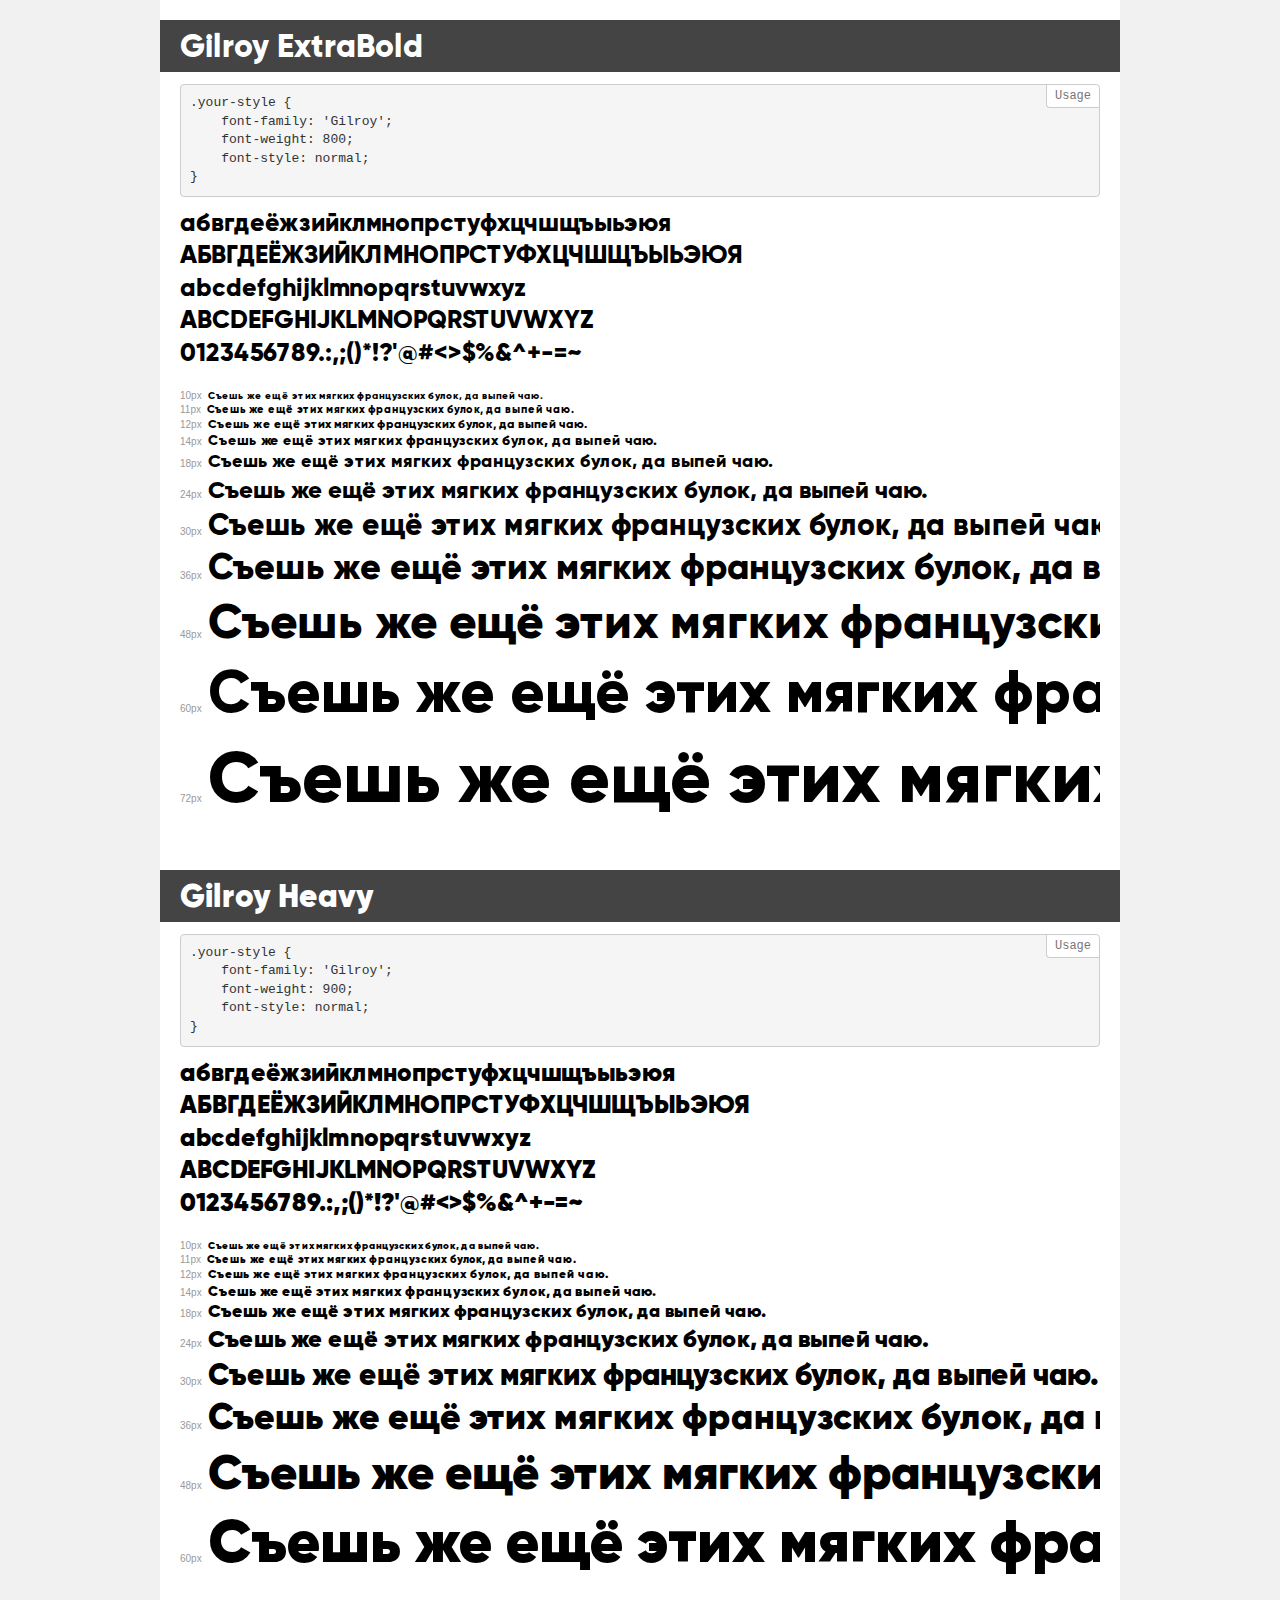
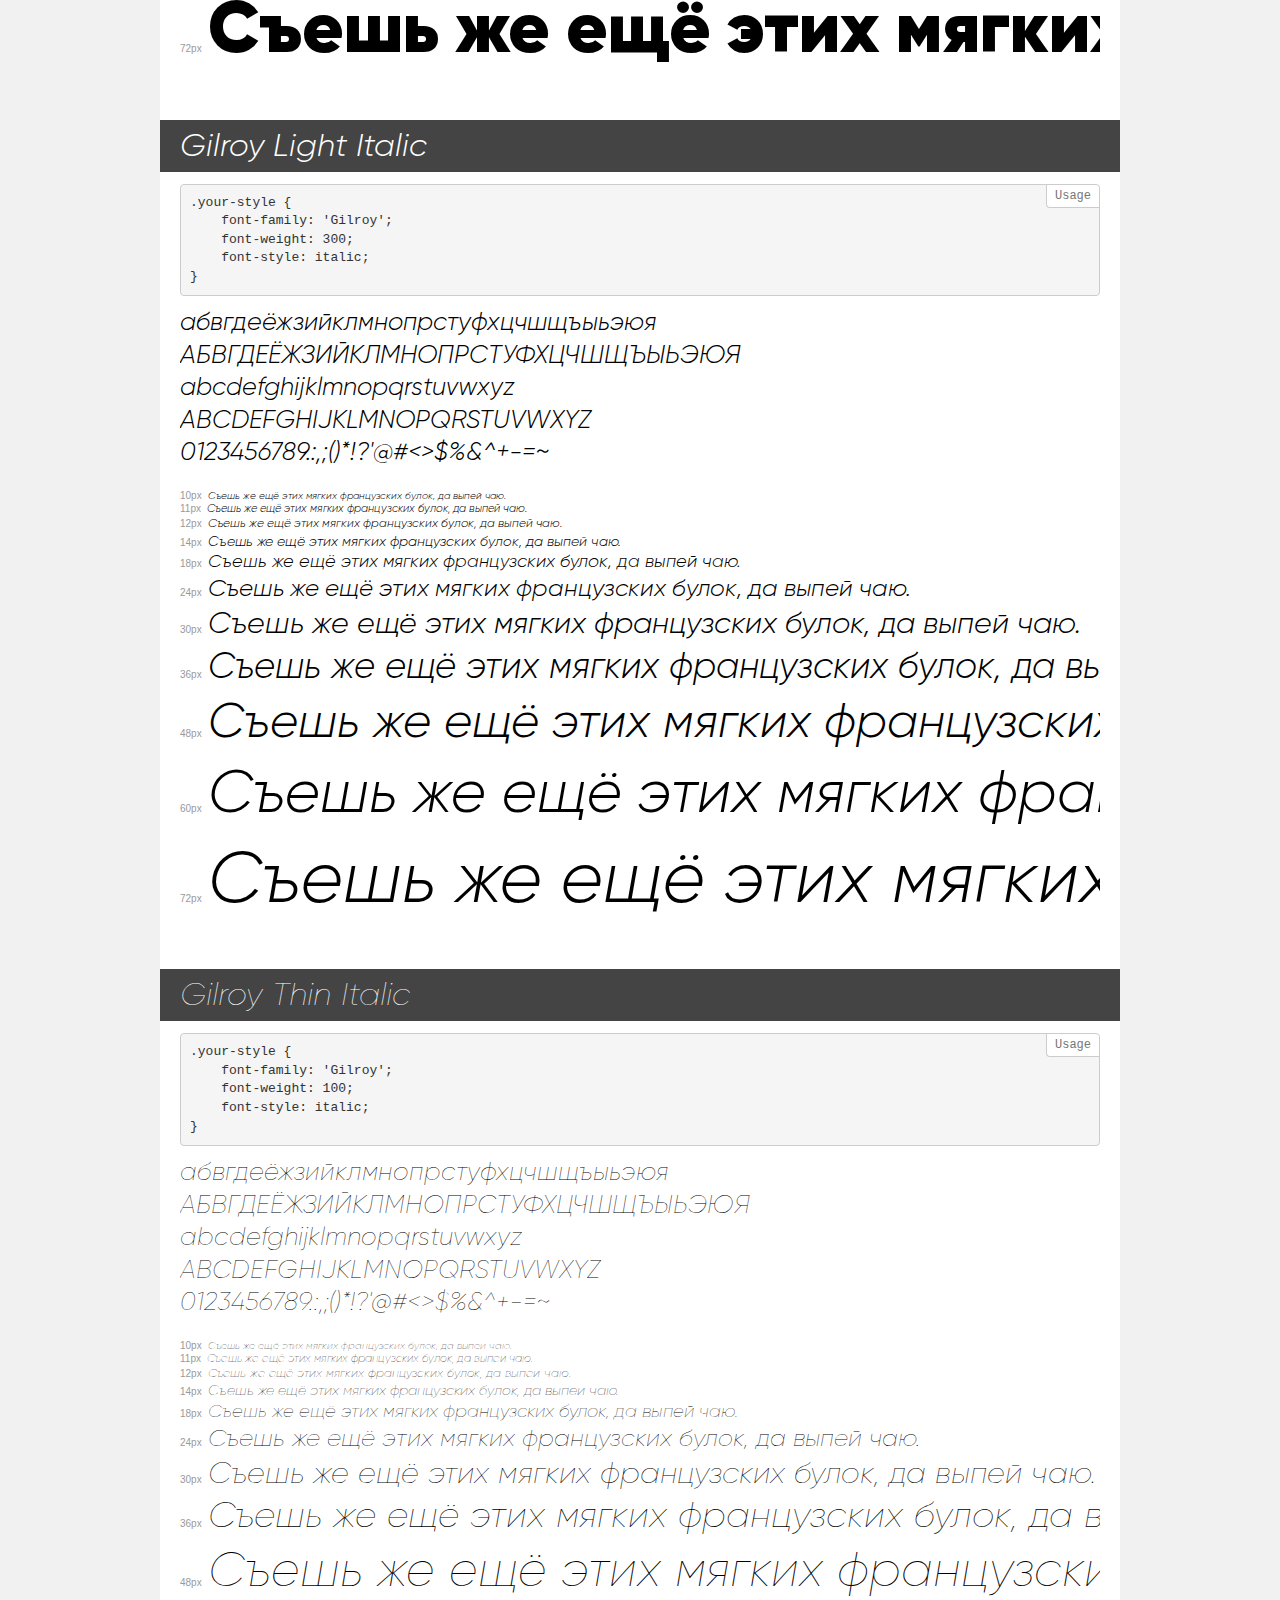
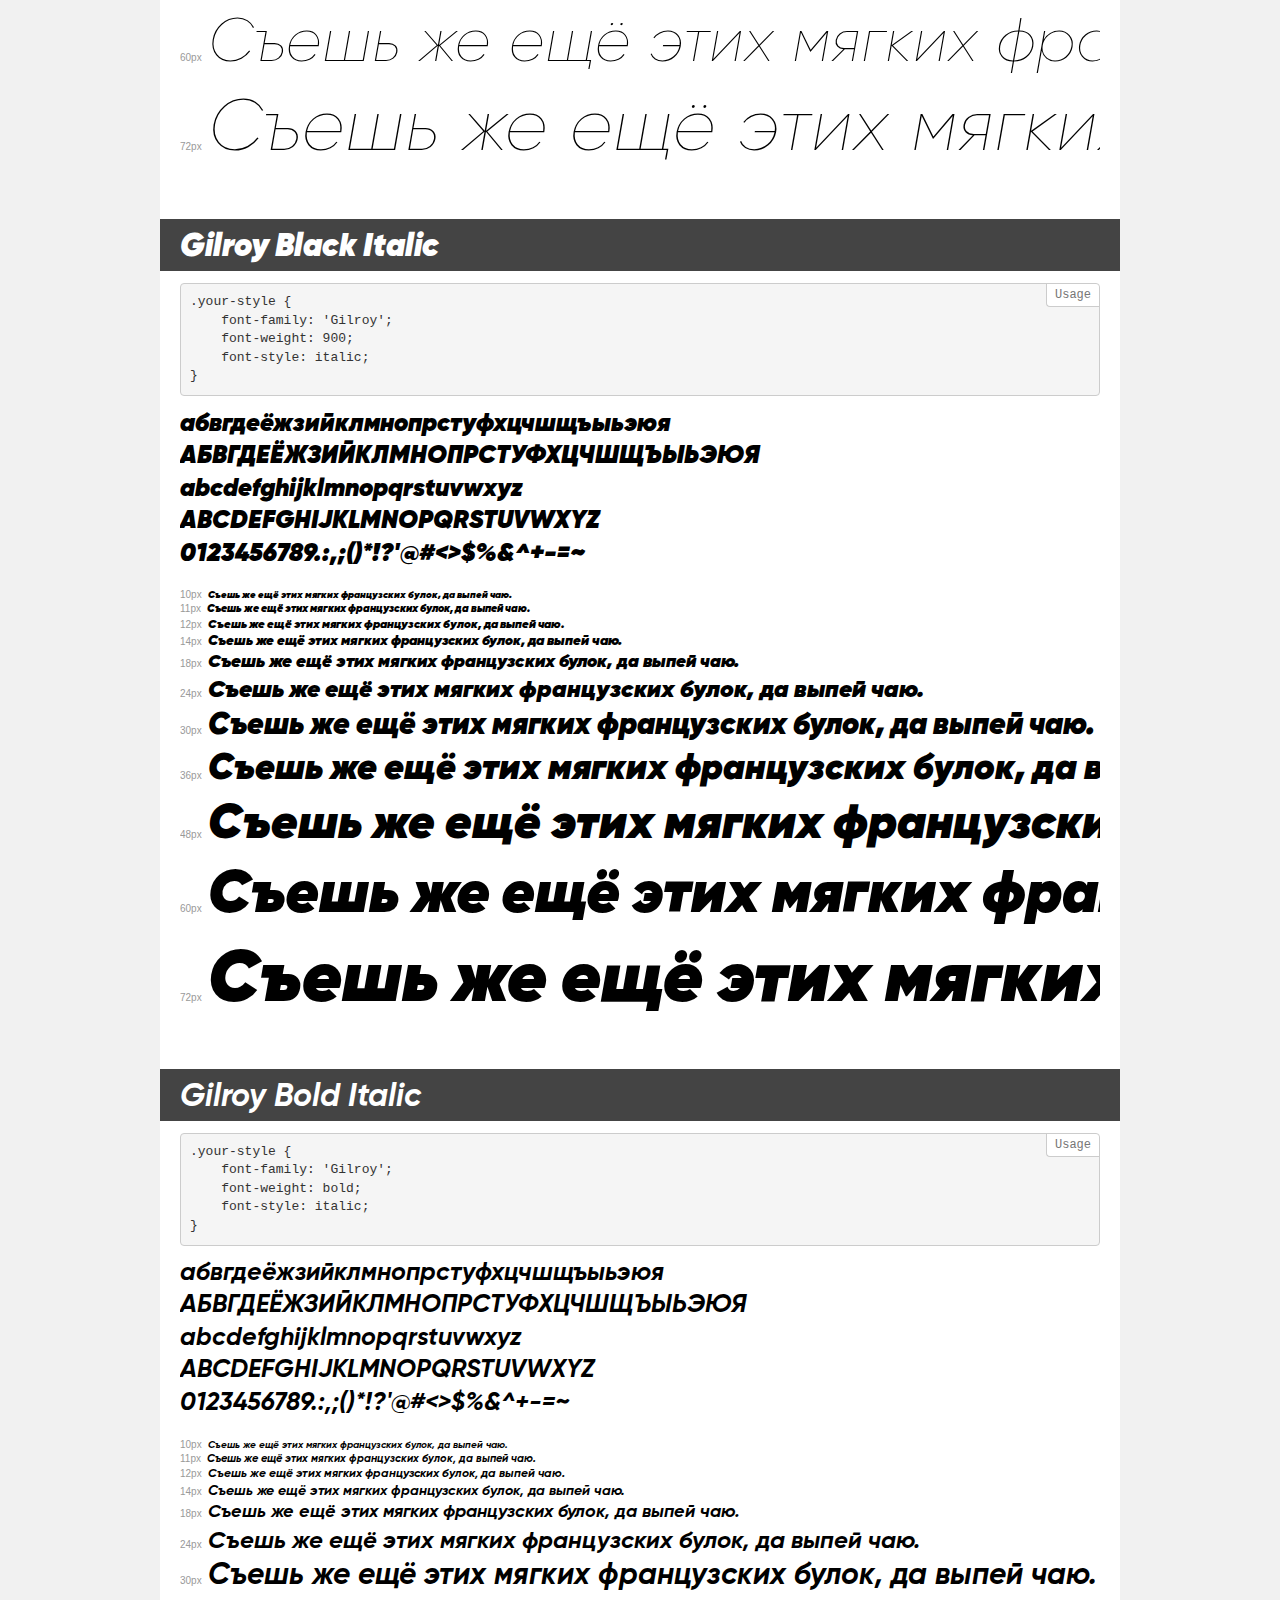
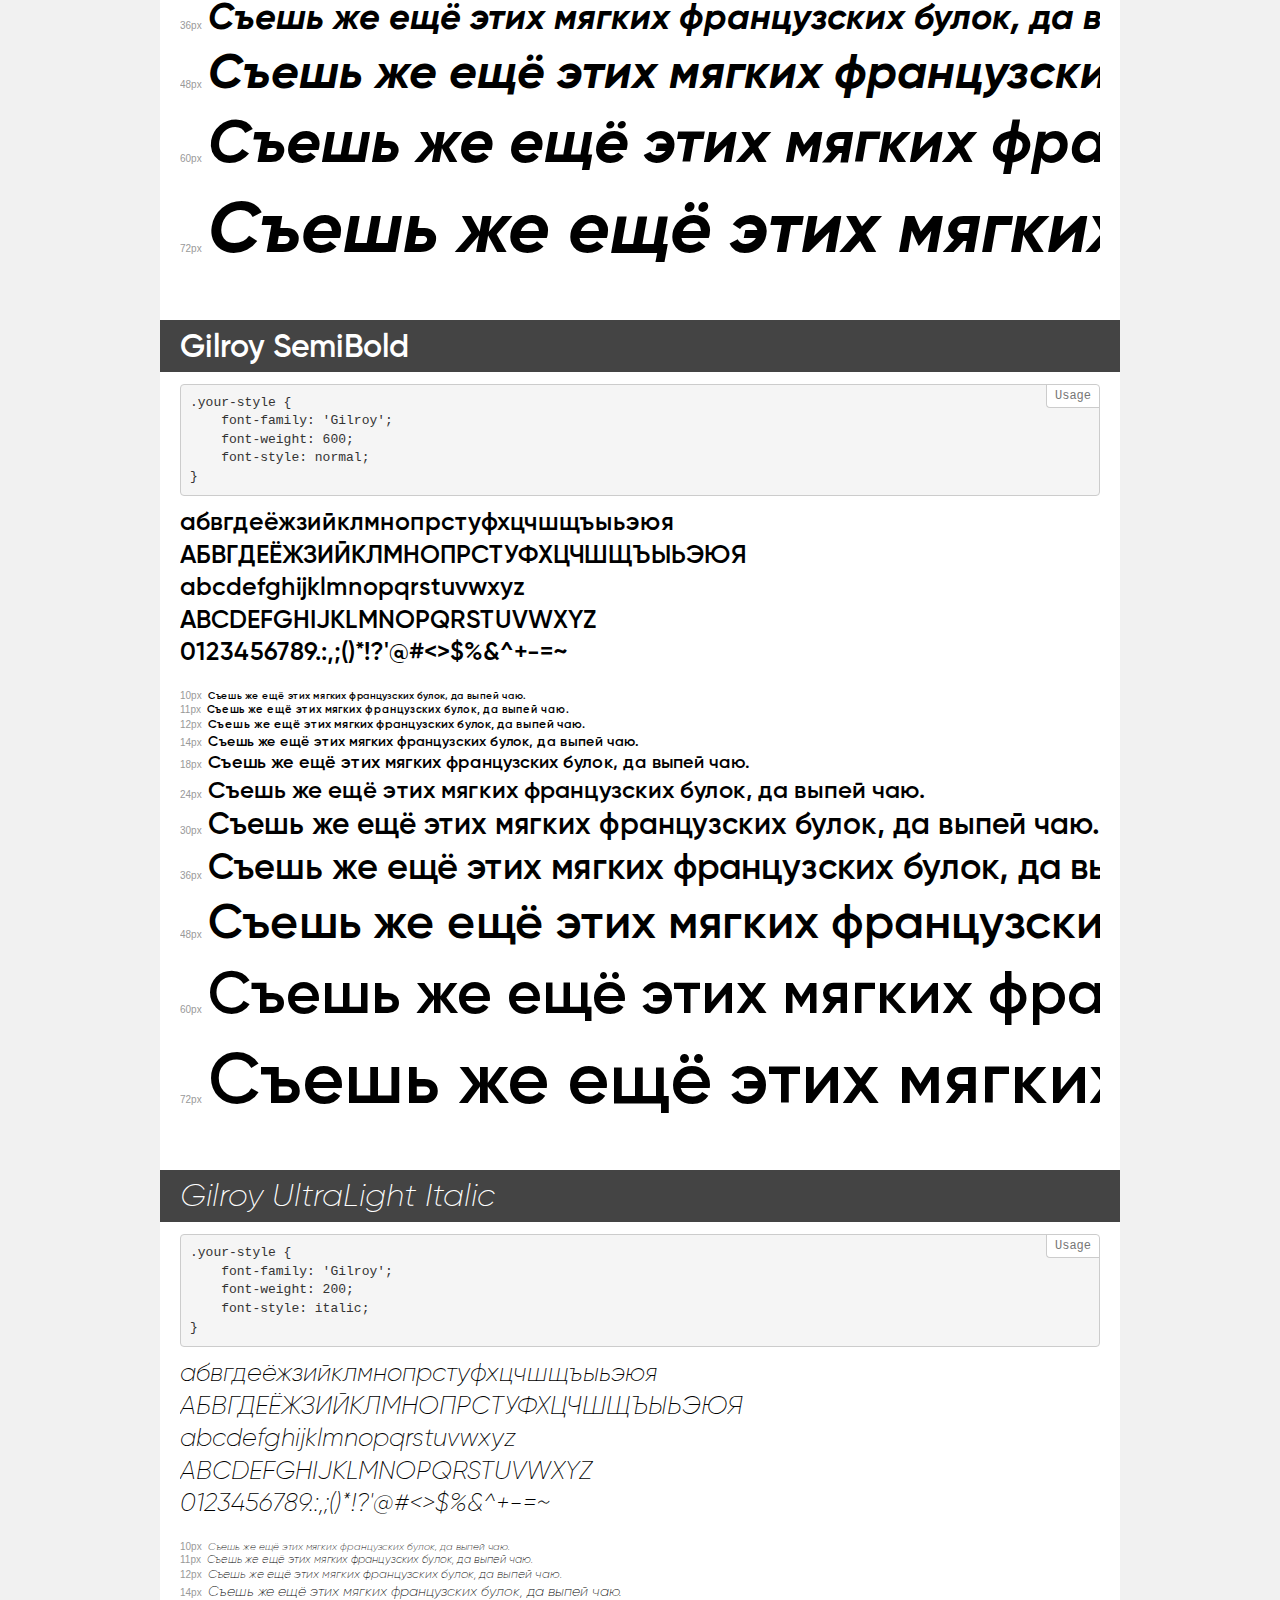
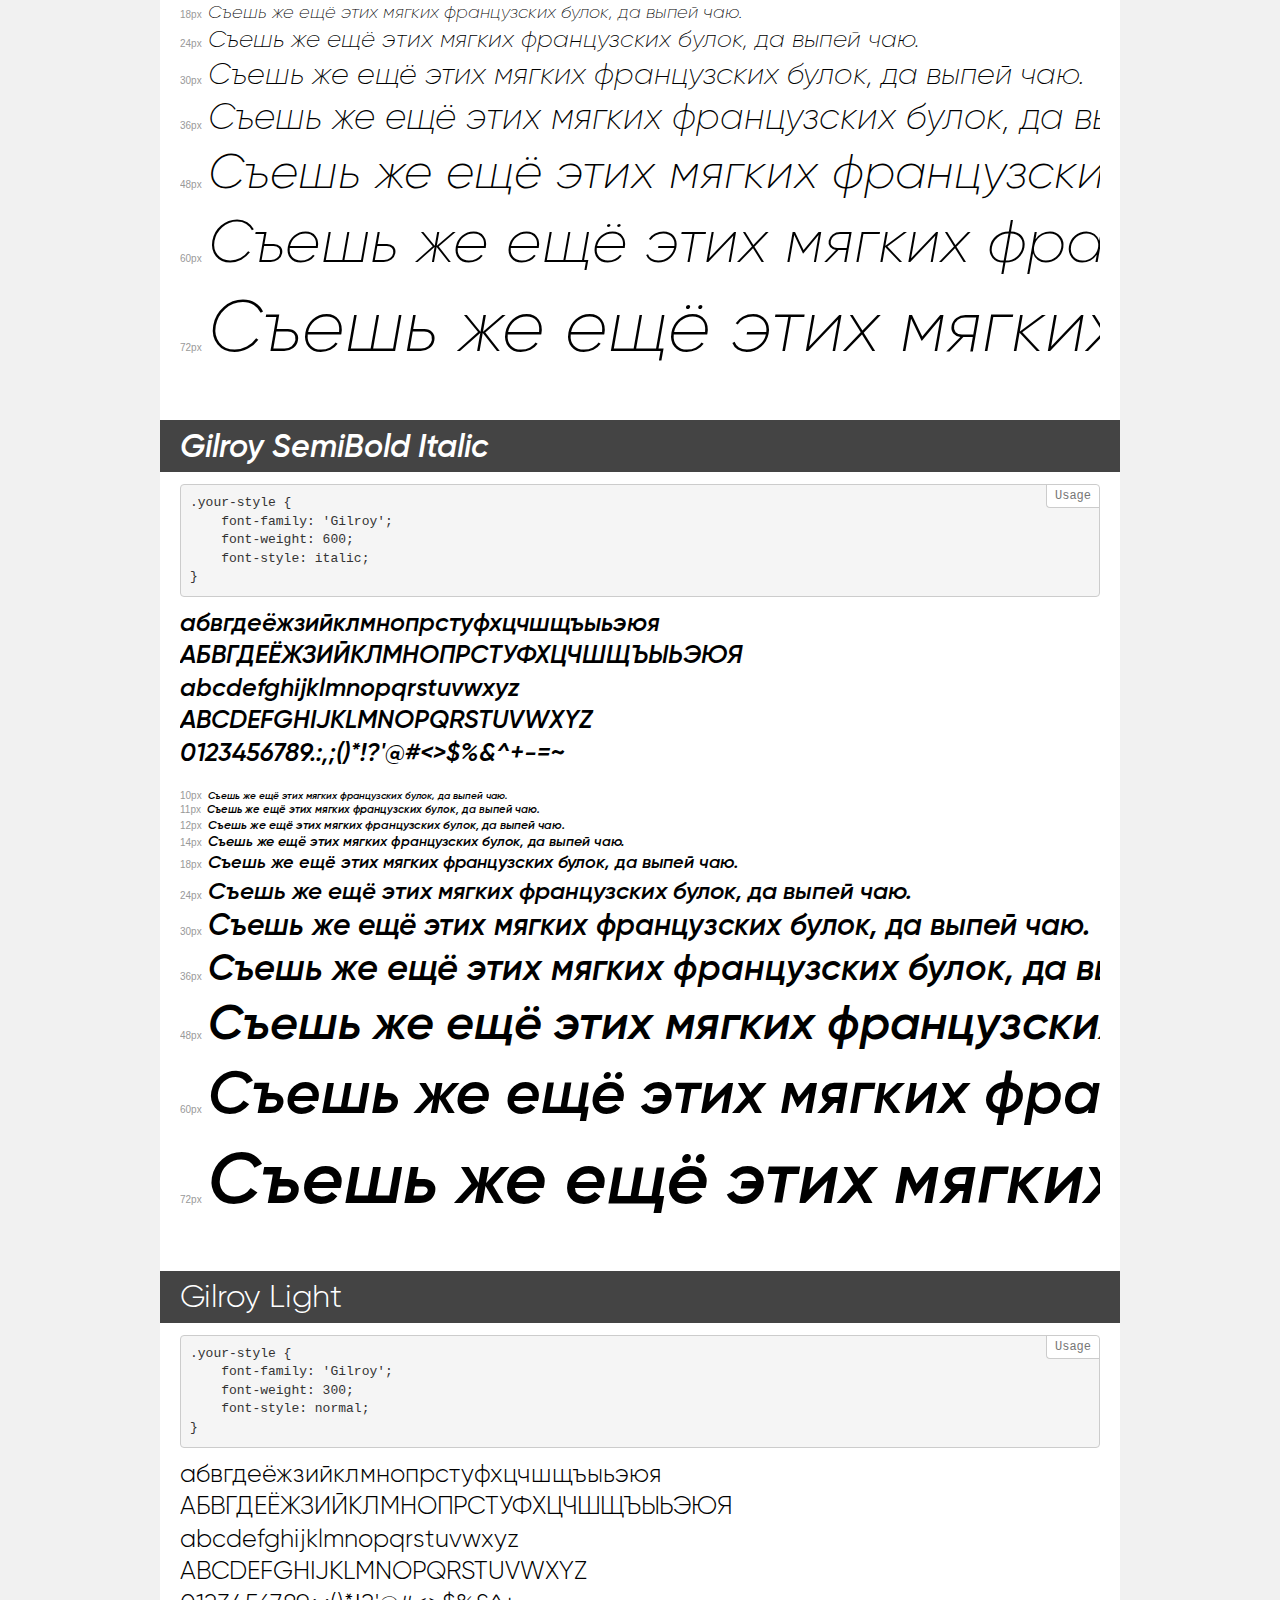
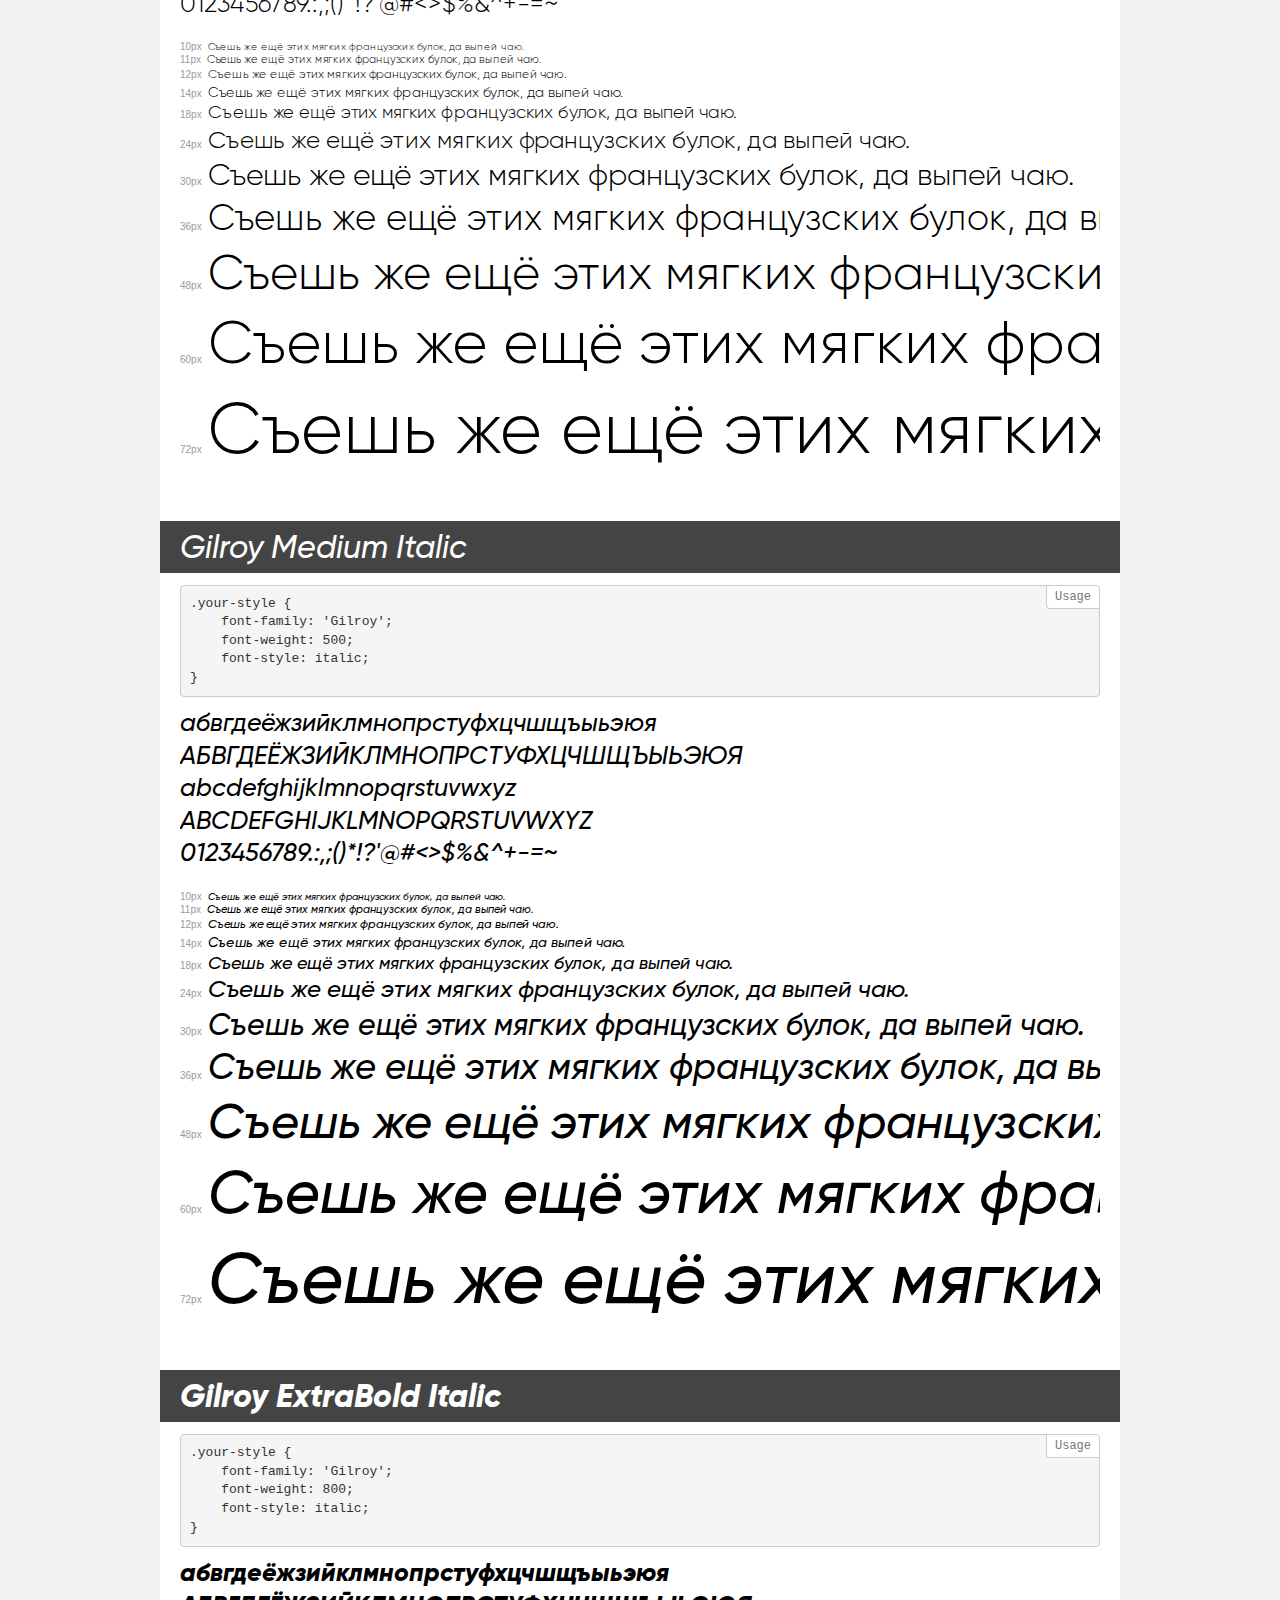
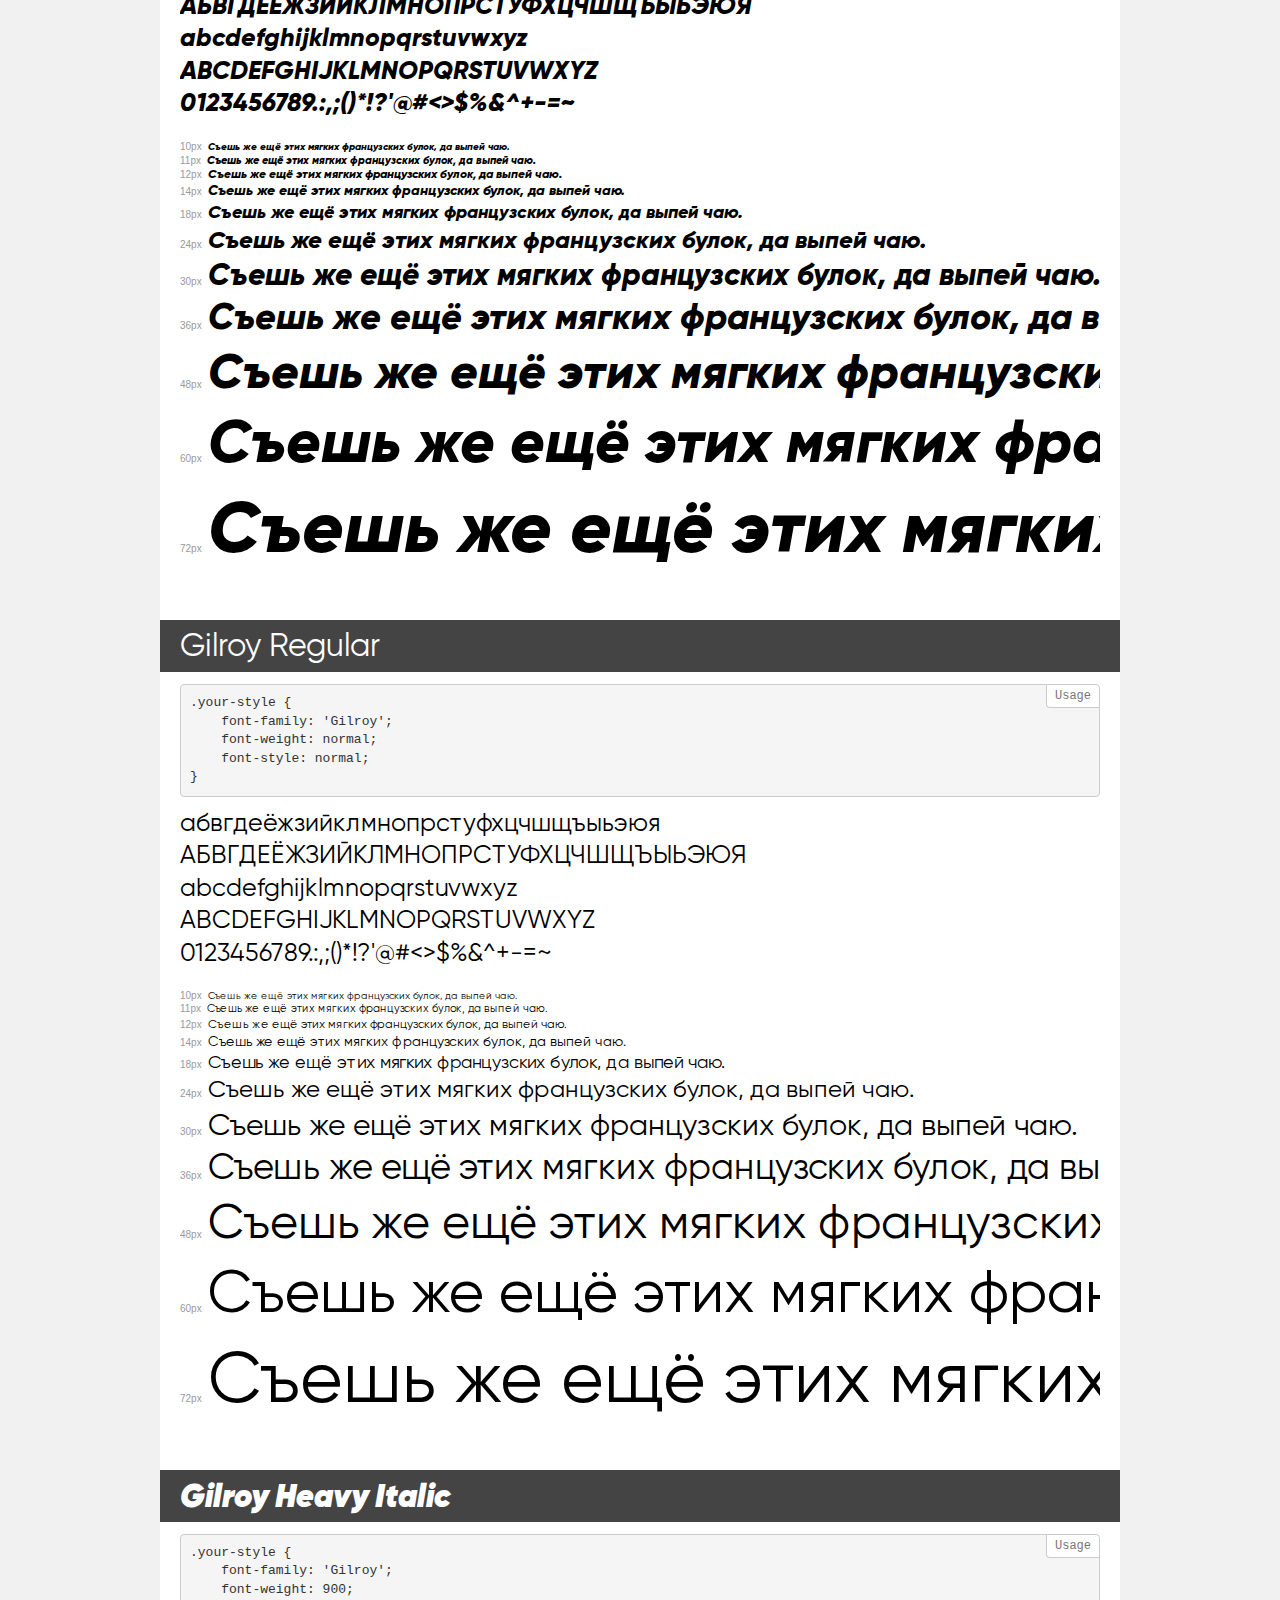
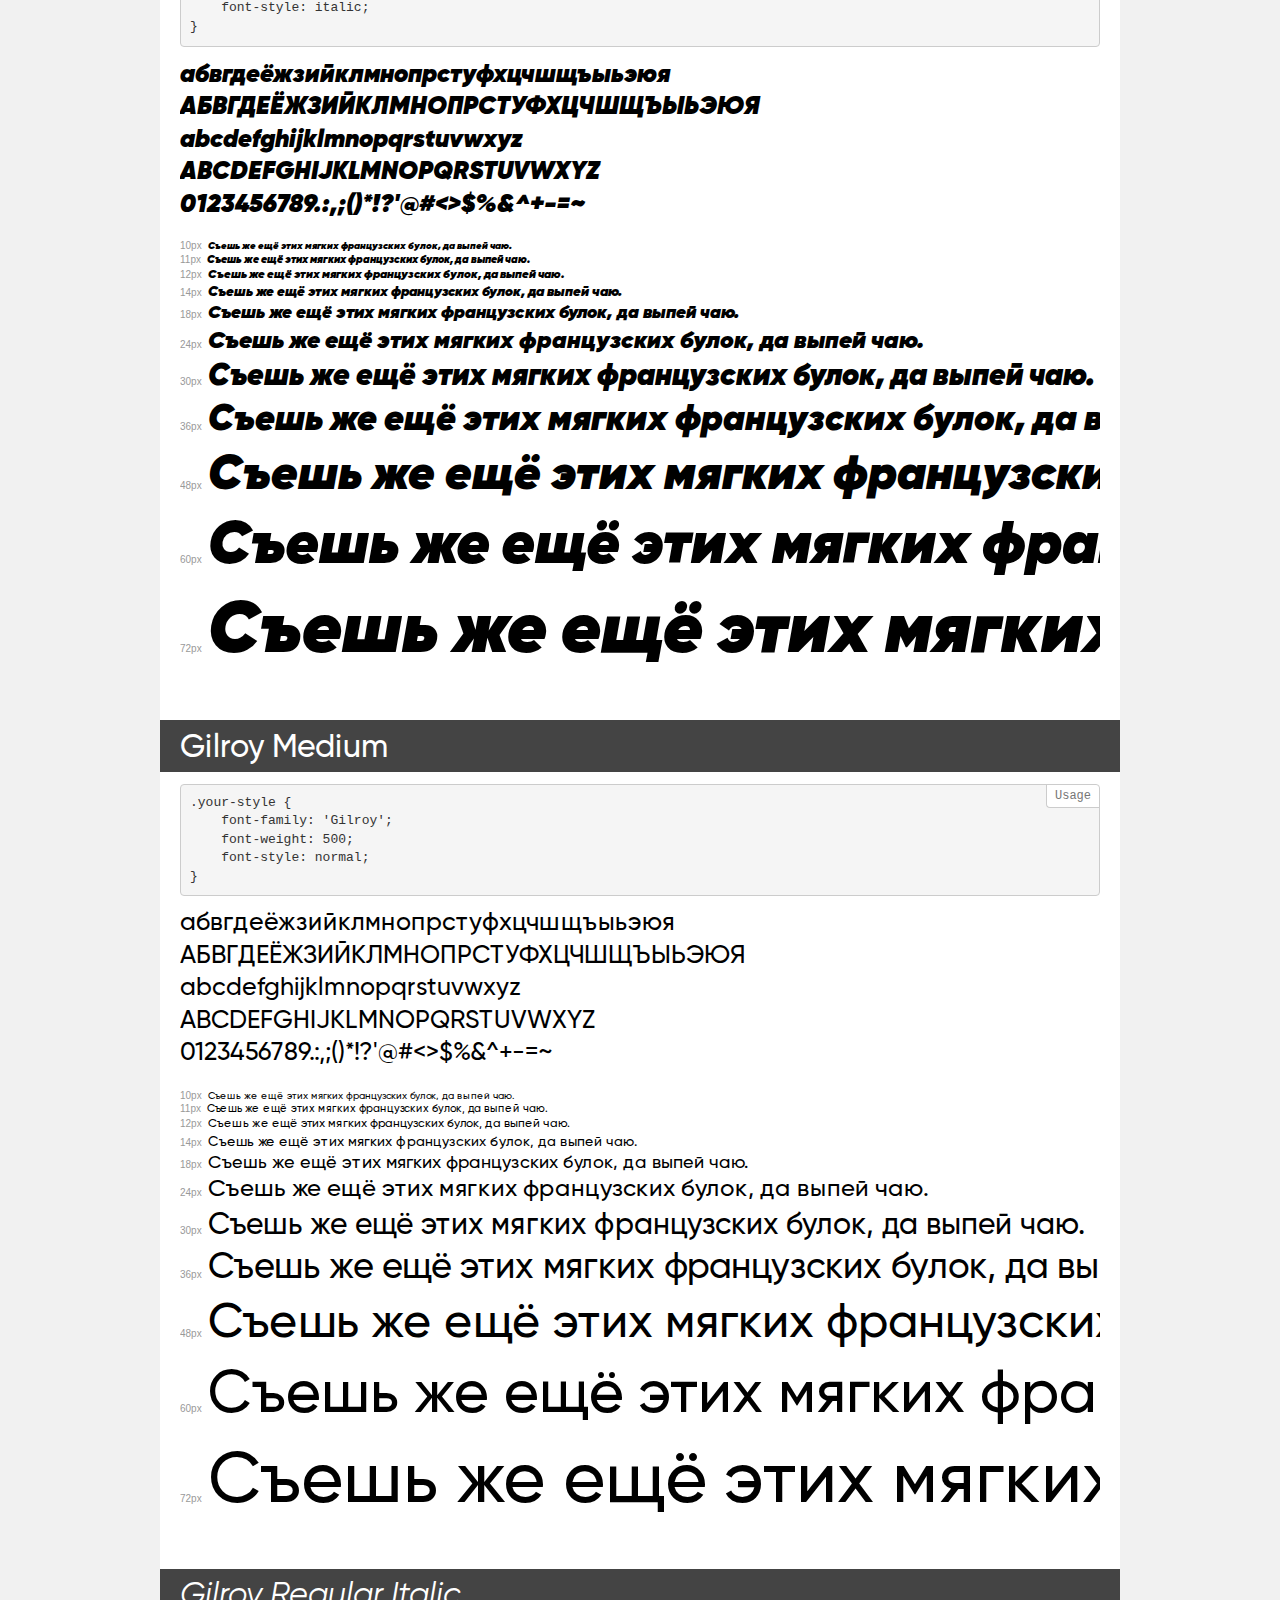
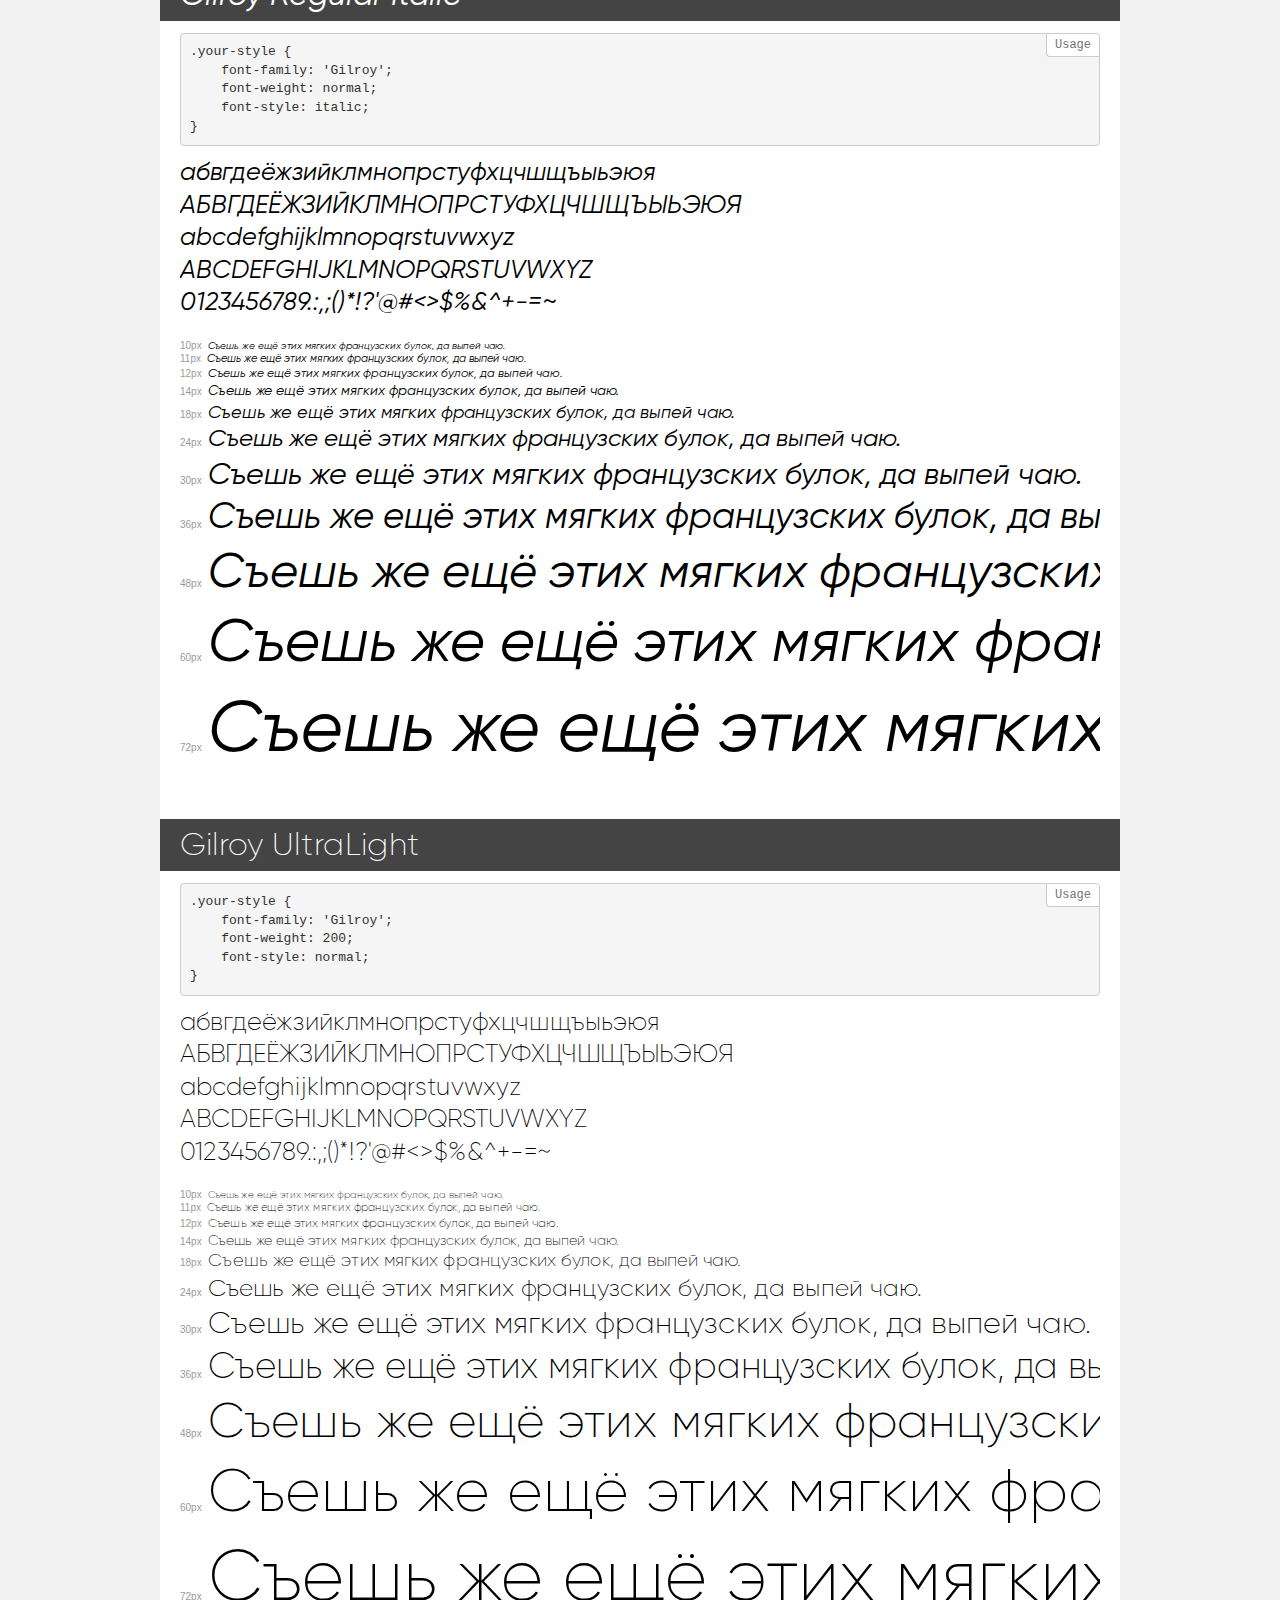
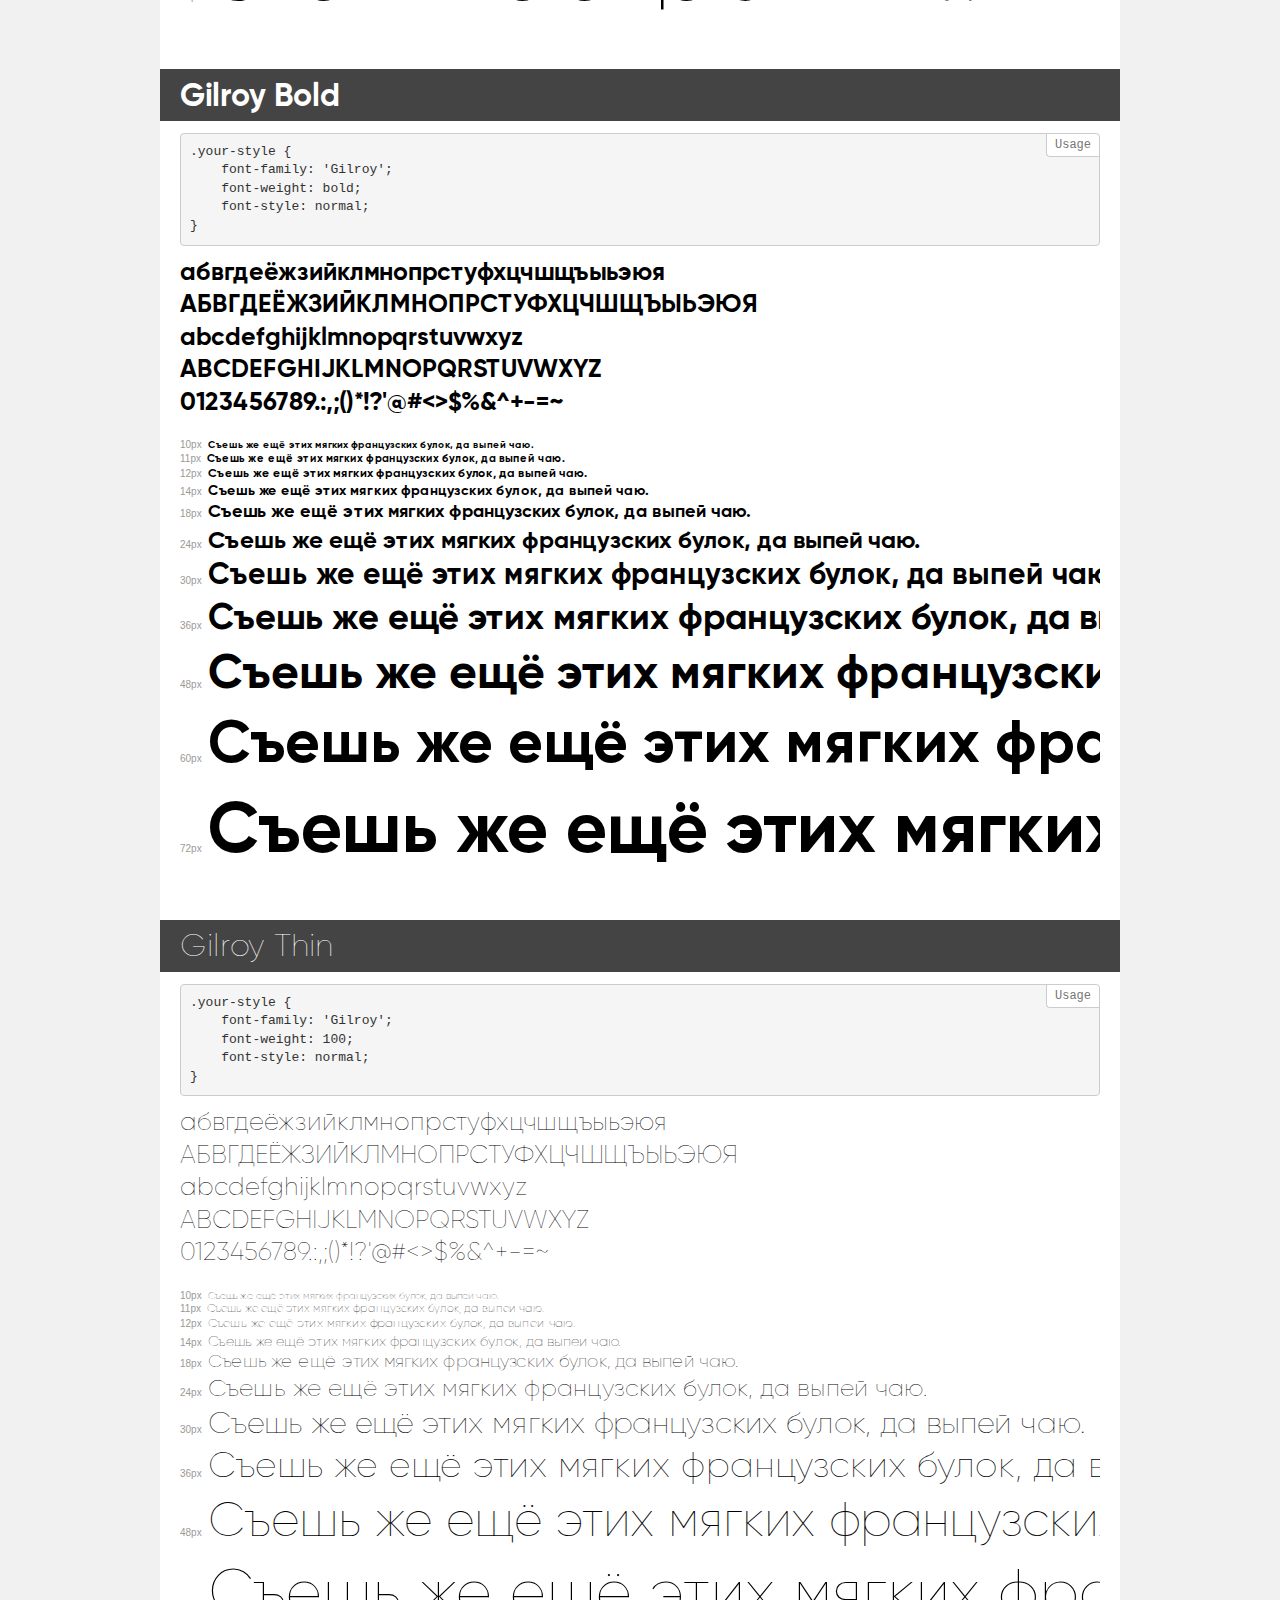
<file: public/fonts/Gilroy/demo.html>
<!DOCTYPE html>
<html>
<head>
    <meta charset="utf-8">
    <meta http-equiv="X-UA-Compatible" content="IE=edge">
    <meta name="viewport" content="width=device-width, initial-scale=1">
    <meta name="robots" content="noindex, noarchive">
    <meta name="format-detection" content="telephone=no">
    <title>Transfonter demo</title>
    <link href="stylesheet.css" rel="stylesheet">
    <style>
        /*
        http://meyerweb.com/eric/tools/css/reset/
        v2.0 | 20110126
        License: none (public domain)
        */
        html, body, div, span, applet, object, iframe,
        h1, h2, h3, h4, h5, h6, p, blockquote, pre,
        a, abbr, acronym, address, big, cite, code,
        del, dfn, em, img, ins, kbd, q, s, samp,
        small, strike, strong, sub, sup, tt, var,
        b, u, i, center,
        dl, dt, dd, ol, ul, li,
        fieldset, form, label, legend,
        table, caption, tbody, tfoot, thead, tr, th, td,
        article, aside, canvas, details, embed,
        figure, figcaption, footer, header, hgroup,
        menu, nav, output, ruby, section, summary,
        time, mark, audio, video {
            margin: 0;
            padding: 0;
            border: 0;
            font-size: 100%;
            font: inherit;
            vertical-align: baseline;
        }
        /* HTML5 display-role reset for older browsers */
        article, aside, details, figcaption, figure,
        footer, header, hgroup, menu, nav, section {
            display: block;
        }
        body {
            line-height: 1;
        }
        ol, ul {
            list-style: none;
        }
        blockquote, q {
            quotes: none;
        }
        blockquote:before, blockquote:after,
        q:before, q:after {
            content: '';
            content: none;
        }
        table {
            border-collapse: collapse;
            border-spacing: 0;
        }
        /* common styles */
        body {
            background: #f1f1f1;
            color: #000;
        }
        .page {
            background: #fff;
            width: 920px;
            margin: 0 auto;
            padding: 20px 20px 0 20px;
            overflow: hidden;
        }
        .font-container {
            overflow-x: auto;
            overflow-y: hidden;
            margin-bottom: 40px;
            line-height: 1.3;
            white-space: nowrap;
            padding-bottom: 5px;
        }
        h1 {
            position: relative;
            background: #444;
            font-size: 32px;
            color: #fff;
            padding: 10px 20px;
            margin: 0 -20px 12px -20px;
        }
        .letters {
            font-size: 25px;
            margin-bottom: 20px;
        }
        .s10:before {
            content: '10px';
        }
        .s11:before {
            content: '11px';
        }
        .s12:before {
            content: '12px';
        }
        .s14:before {
            content: '14px';
        }
        .s18:before {
            content: '18px';
        }
        .s24:before {
            content: '24px';
        }
        .s30:before {
            content: '30px';
        }
        .s36:before {
            content: '36px';
        }
        .s48:before {
            content: '48px';
        }
        .s60:before {
            content: '60px';
        }
        .s72:before {
            content: '72px';
        }
        .s10:before, .s11:before, .s12:before, .s14:before,
        .s18:before, .s24:before, .s30:before, .s36:before,
        .s48:before, .s60:before, .s72:before {
            font-family: Arial, sans-serif;
            font-size: 10px;
            font-weight: normal;
            font-style: normal;
            color: #999;
            padding-right: 6px;
        }
        pre {
            display: block;
            position: relative;
            padding: 9px;
            margin: 0 0 10px;
            font-family: Monaco, Menlo, Consolas, "Courier New", monospace !important;
            font-size: 13px;
            line-height: 1.428571429;
            color: #333;
            font-weight: normal !important;
            font-style: normal !important;
            background-color: #f5f5f5;
            border: 1px solid #ccc;
            overflow-x: auto;
            border-radius: 4px;
        }
        pre:after {
            display: block;
            position: absolute;
            right: 0;
            top: 0;
            content: 'Usage';
            line-height: 1;
            padding: 5px 8px;
            font-size: 12px;
            color: #767676;
            background-color: #fff;
            border: 1px solid #ccc;
            border-right: none;
            border-top: none;
            border-radius: 0 4px 0 4px;
            z-index: 10;
        }
        /* responsive */
        @media (max-width: 959px) {
            .page {
                width: auto;
                margin: 0;
            }
        }
    </style>
</head>
<body>
<div class="page">
    <div class="demo" style="font-family: 'Gilroy'; font-weight: 800; font-style: normal;">
        <h1>Gilroy ExtraBold</h1>
        <pre>.your-style {
    font-family: 'Gilroy';
    font-weight: 800;
    font-style: normal;
}</pre>
        <div class="font-container">
            <p class="letters">
                абвгдеёжзийклмнопрстуфхцчшщъыьэюя<br>
АБВГДЕЁЖЗИЙКЛМНОПРСТУФХЦЧШЩЪЫЬЭЮЯ<br>
abcdefghijklmnopqrstuvwxyz<br>
ABCDEFGHIJKLMNOPQRSTUVWXYZ<br>
                0123456789.:,;()*!?'@#<>$%&^+-=~
            </p>
            <p class="s10" style="font-size: 10px;">Съешь же ещё этих мягких французских булок, да выпей чаю.</p>
            <p class="s11" style="font-size: 11px;">Съешь же ещё этих мягких французских булок, да выпей чаю.</p>
            <p class="s12" style="font-size: 12px;">Съешь же ещё этих мягких французских булок, да выпей чаю.</p>
            <p class="s14" style="font-size: 14px;">Съешь же ещё этих мягких французских булок, да выпей чаю.</p>
            <p class="s18" style="font-size: 18px;">Съешь же ещё этих мягких французских булок, да выпей чаю.</p>
            <p class="s24" style="font-size: 24px;">Съешь же ещё этих мягких французских булок, да выпей чаю.</p>
            <p class="s30" style="font-size: 30px;">Съешь же ещё этих мягких французских булок, да выпей чаю.</p>
            <p class="s36" style="font-size: 36px;">Съешь же ещё этих мягких французских булок, да выпей чаю.</p>
            <p class="s48" style="font-size: 48px;">Съешь же ещё этих мягких французских булок, да выпей чаю.</p>
            <p class="s60" style="font-size: 60px;">Съешь же ещё этих мягких французских булок, да выпей чаю.</p>
            <p class="s72" style="font-size: 72px;">Съешь же ещё этих мягких французских булок, да выпей чаю.</p>
        </div>
    </div>
    <div class="demo" style="font-family: 'Gilroy'; font-weight: 900; font-style: normal;">
        <h1>Gilroy Heavy</h1>
        <pre>.your-style {
    font-family: 'Gilroy';
    font-weight: 900;
    font-style: normal;
}</pre>
        <div class="font-container">
            <p class="letters">
                абвгдеёжзийклмнопрстуфхцчшщъыьэюя<br>
АБВГДЕЁЖЗИЙКЛМНОПРСТУФХЦЧШЩЪЫЬЭЮЯ<br>
abcdefghijklmnopqrstuvwxyz<br>
ABCDEFGHIJKLMNOPQRSTUVWXYZ<br>
                0123456789.:,;()*!?'@#<>$%&^+-=~
            </p>
            <p class="s10" style="font-size: 10px;">Съешь же ещё этих мягких французских булок, да выпей чаю.</p>
            <p class="s11" style="font-size: 11px;">Съешь же ещё этих мягких французских булок, да выпей чаю.</p>
            <p class="s12" style="font-size: 12px;">Съешь же ещё этих мягких французских булок, да выпей чаю.</p>
            <p class="s14" style="font-size: 14px;">Съешь же ещё этих мягких французских булок, да выпей чаю.</p>
            <p class="s18" style="font-size: 18px;">Съешь же ещё этих мягких французских булок, да выпей чаю.</p>
            <p class="s24" style="font-size: 24px;">Съешь же ещё этих мягких французских булок, да выпей чаю.</p>
            <p class="s30" style="font-size: 30px;">Съешь же ещё этих мягких французских булок, да выпей чаю.</p>
            <p class="s36" style="font-size: 36px;">Съешь же ещё этих мягких французских булок, да выпей чаю.</p>
            <p class="s48" style="font-size: 48px;">Съешь же ещё этих мягких французских булок, да выпей чаю.</p>
            <p class="s60" style="font-size: 60px;">Съешь же ещё этих мягких французских булок, да выпей чаю.</p>
            <p class="s72" style="font-size: 72px;">Съешь же ещё этих мягких французских булок, да выпей чаю.</p>
        </div>
    </div>
    <div class="demo" style="font-family: 'Gilroy'; font-weight: 300; font-style: italic;">
        <h1>Gilroy Light Italic</h1>
        <pre>.your-style {
    font-family: 'Gilroy';
    font-weight: 300;
    font-style: italic;
}</pre>
        <div class="font-container">
            <p class="letters">
                абвгдеёжзийклмнопрстуфхцчшщъыьэюя<br>
АБВГДЕЁЖЗИЙКЛМНОПРСТУФХЦЧШЩЪЫЬЭЮЯ<br>
abcdefghijklmnopqrstuvwxyz<br>
ABCDEFGHIJKLMNOPQRSTUVWXYZ<br>
                0123456789.:,;()*!?'@#<>$%&^+-=~
            </p>
            <p class="s10" style="font-size: 10px;">Съешь же ещё этих мягких французских булок, да выпей чаю.</p>
            <p class="s11" style="font-size: 11px;">Съешь же ещё этих мягких французских булок, да выпей чаю.</p>
            <p class="s12" style="font-size: 12px;">Съешь же ещё этих мягких французских булок, да выпей чаю.</p>
            <p class="s14" style="font-size: 14px;">Съешь же ещё этих мягких французских булок, да выпей чаю.</p>
            <p class="s18" style="font-size: 18px;">Съешь же ещё этих мягких французских булок, да выпей чаю.</p>
            <p class="s24" style="font-size: 24px;">Съешь же ещё этих мягких французских булок, да выпей чаю.</p>
            <p class="s30" style="font-size: 30px;">Съешь же ещё этих мягких французских булок, да выпей чаю.</p>
            <p class="s36" style="font-size: 36px;">Съешь же ещё этих мягких французских булок, да выпей чаю.</p>
            <p class="s48" style="font-size: 48px;">Съешь же ещё этих мягких французских булок, да выпей чаю.</p>
            <p class="s60" style="font-size: 60px;">Съешь же ещё этих мягких французских булок, да выпей чаю.</p>
            <p class="s72" style="font-size: 72px;">Съешь же ещё этих мягких французских булок, да выпей чаю.</p>
        </div>
    </div>
    <div class="demo" style="font-family: 'Gilroy'; font-weight: 100; font-style: italic;">
        <h1>Gilroy Thin Italic</h1>
        <pre>.your-style {
    font-family: 'Gilroy';
    font-weight: 100;
    font-style: italic;
}</pre>
        <div class="font-container">
            <p class="letters">
                абвгдеёжзийклмнопрстуфхцчшщъыьэюя<br>
АБВГДЕЁЖЗИЙКЛМНОПРСТУФХЦЧШЩЪЫЬЭЮЯ<br>
abcdefghijklmnopqrstuvwxyz<br>
ABCDEFGHIJKLMNOPQRSTUVWXYZ<br>
                0123456789.:,;()*!?'@#<>$%&^+-=~
            </p>
            <p class="s10" style="font-size: 10px;">Съешь же ещё этих мягких французских булок, да выпей чаю.</p>
            <p class="s11" style="font-size: 11px;">Съешь же ещё этих мягких французских булок, да выпей чаю.</p>
            <p class="s12" style="font-size: 12px;">Съешь же ещё этих мягких французских булок, да выпей чаю.</p>
            <p class="s14" style="font-size: 14px;">Съешь же ещё этих мягких французских булок, да выпей чаю.</p>
            <p class="s18" style="font-size: 18px;">Съешь же ещё этих мягких французских булок, да выпей чаю.</p>
            <p class="s24" style="font-size: 24px;">Съешь же ещё этих мягких французских булок, да выпей чаю.</p>
            <p class="s30" style="font-size: 30px;">Съешь же ещё этих мягких французских булок, да выпей чаю.</p>
            <p class="s36" style="font-size: 36px;">Съешь же ещё этих мягких французских булок, да выпей чаю.</p>
            <p class="s48" style="font-size: 48px;">Съешь же ещё этих мягких французских булок, да выпей чаю.</p>
            <p class="s60" style="font-size: 60px;">Съешь же ещё этих мягких французских булок, да выпей чаю.</p>
            <p class="s72" style="font-size: 72px;">Съешь же ещё этих мягких французских булок, да выпей чаю.</p>
        </div>
    </div>
    <div class="demo" style="font-family: 'Gilroy'; font-weight: 900; font-style: italic;">
        <h1>Gilroy Black Italic</h1>
        <pre>.your-style {
    font-family: 'Gilroy';
    font-weight: 900;
    font-style: italic;
}</pre>
        <div class="font-container">
            <p class="letters">
                абвгдеёжзийклмнопрстуфхцчшщъыьэюя<br>
АБВГДЕЁЖЗИЙКЛМНОПРСТУФХЦЧШЩЪЫЬЭЮЯ<br>
abcdefghijklmnopqrstuvwxyz<br>
ABCDEFGHIJKLMNOPQRSTUVWXYZ<br>
                0123456789.:,;()*!?'@#<>$%&^+-=~
            </p>
            <p class="s10" style="font-size: 10px;">Съешь же ещё этих мягких французских булок, да выпей чаю.</p>
            <p class="s11" style="font-size: 11px;">Съешь же ещё этих мягких французских булок, да выпей чаю.</p>
            <p class="s12" style="font-size: 12px;">Съешь же ещё этих мягких французских булок, да выпей чаю.</p>
            <p class="s14" style="font-size: 14px;">Съешь же ещё этих мягких французских булок, да выпей чаю.</p>
            <p class="s18" style="font-size: 18px;">Съешь же ещё этих мягких французских булок, да выпей чаю.</p>
            <p class="s24" style="font-size: 24px;">Съешь же ещё этих мягких французских булок, да выпей чаю.</p>
            <p class="s30" style="font-size: 30px;">Съешь же ещё этих мягких французских булок, да выпей чаю.</p>
            <p class="s36" style="font-size: 36px;">Съешь же ещё этих мягких французских булок, да выпей чаю.</p>
            <p class="s48" style="font-size: 48px;">Съешь же ещё этих мягких французских булок, да выпей чаю.</p>
            <p class="s60" style="font-size: 60px;">Съешь же ещё этих мягких французских булок, да выпей чаю.</p>
            <p class="s72" style="font-size: 72px;">Съешь же ещё этих мягких французских булок, да выпей чаю.</p>
        </div>
    </div>
    <div class="demo" style="font-family: 'Gilroy'; font-weight: bold; font-style: italic;">
        <h1>Gilroy Bold Italic</h1>
        <pre>.your-style {
    font-family: 'Gilroy';
    font-weight: bold;
    font-style: italic;
}</pre>
        <div class="font-container">
            <p class="letters">
                абвгдеёжзийклмнопрстуфхцчшщъыьэюя<br>
АБВГДЕЁЖЗИЙКЛМНОПРСТУФХЦЧШЩЪЫЬЭЮЯ<br>
abcdefghijklmnopqrstuvwxyz<br>
ABCDEFGHIJKLMNOPQRSTUVWXYZ<br>
                0123456789.:,;()*!?'@#<>$%&^+-=~
            </p>
            <p class="s10" style="font-size: 10px;">Съешь же ещё этих мягких французских булок, да выпей чаю.</p>
            <p class="s11" style="font-size: 11px;">Съешь же ещё этих мягких французских булок, да выпей чаю.</p>
            <p class="s12" style="font-size: 12px;">Съешь же ещё этих мягких французских булок, да выпей чаю.</p>
            <p class="s14" style="font-size: 14px;">Съешь же ещё этих мягких французских булок, да выпей чаю.</p>
            <p class="s18" style="font-size: 18px;">Съешь же ещё этих мягких французских булок, да выпей чаю.</p>
            <p class="s24" style="font-size: 24px;">Съешь же ещё этих мягких французских булок, да выпей чаю.</p>
            <p class="s30" style="font-size: 30px;">Съешь же ещё этих мягких французских булок, да выпей чаю.</p>
            <p class="s36" style="font-size: 36px;">Съешь же ещё этих мягких французских булок, да выпей чаю.</p>
            <p class="s48" style="font-size: 48px;">Съешь же ещё этих мягких французских булок, да выпей чаю.</p>
            <p class="s60" style="font-size: 60px;">Съешь же ещё этих мягких французских булок, да выпей чаю.</p>
            <p class="s72" style="font-size: 72px;">Съешь же ещё этих мягких французских булок, да выпей чаю.</p>
        </div>
    </div>
    <div class="demo" style="font-family: 'Gilroy'; font-weight: 600; font-style: normal;">
        <h1>Gilroy SemiBold</h1>
        <pre>.your-style {
    font-family: 'Gilroy';
    font-weight: 600;
    font-style: normal;
}</pre>
        <div class="font-container">
            <p class="letters">
                абвгдеёжзийклмнопрстуфхцчшщъыьэюя<br>
АБВГДЕЁЖЗИЙКЛМНОПРСТУФХЦЧШЩЪЫЬЭЮЯ<br>
abcdefghijklmnopqrstuvwxyz<br>
ABCDEFGHIJKLMNOPQRSTUVWXYZ<br>
                0123456789.:,;()*!?'@#<>$%&^+-=~
            </p>
            <p class="s10" style="font-size: 10px;">Съешь же ещё этих мягких французских булок, да выпей чаю.</p>
            <p class="s11" style="font-size: 11px;">Съешь же ещё этих мягких французских булок, да выпей чаю.</p>
            <p class="s12" style="font-size: 12px;">Съешь же ещё этих мягких французских булок, да выпей чаю.</p>
            <p class="s14" style="font-size: 14px;">Съешь же ещё этих мягких французских булок, да выпей чаю.</p>
            <p class="s18" style="font-size: 18px;">Съешь же ещё этих мягких французских булок, да выпей чаю.</p>
            <p class="s24" style="font-size: 24px;">Съешь же ещё этих мягких французских булок, да выпей чаю.</p>
            <p class="s30" style="font-size: 30px;">Съешь же ещё этих мягких французских булок, да выпей чаю.</p>
            <p class="s36" style="font-size: 36px;">Съешь же ещё этих мягких французских булок, да выпей чаю.</p>
            <p class="s48" style="font-size: 48px;">Съешь же ещё этих мягких французских булок, да выпей чаю.</p>
            <p class="s60" style="font-size: 60px;">Съешь же ещё этих мягких французских булок, да выпей чаю.</p>
            <p class="s72" style="font-size: 72px;">Съешь же ещё этих мягких французских булок, да выпей чаю.</p>
        </div>
    </div>
    <div class="demo" style="font-family: 'Gilroy'; font-weight: 200; font-style: italic;">
        <h1>Gilroy UltraLight Italic</h1>
        <pre>.your-style {
    font-family: 'Gilroy';
    font-weight: 200;
    font-style: italic;
}</pre>
        <div class="font-container">
            <p class="letters">
                абвгдеёжзийклмнопрстуфхцчшщъыьэюя<br>
АБВГДЕЁЖЗИЙКЛМНОПРСТУФХЦЧШЩЪЫЬЭЮЯ<br>
abcdefghijklmnopqrstuvwxyz<br>
ABCDEFGHIJKLMNOPQRSTUVWXYZ<br>
                0123456789.:,;()*!?'@#<>$%&^+-=~
            </p>
            <p class="s10" style="font-size: 10px;">Съешь же ещё этих мягких французских булок, да выпей чаю.</p>
            <p class="s11" style="font-size: 11px;">Съешь же ещё этих мягких французских булок, да выпей чаю.</p>
            <p class="s12" style="font-size: 12px;">Съешь же ещё этих мягких французских булок, да выпей чаю.</p>
            <p class="s14" style="font-size: 14px;">Съешь же ещё этих мягких французских булок, да выпей чаю.</p>
            <p class="s18" style="font-size: 18px;">Съешь же ещё этих мягких французских булок, да выпей чаю.</p>
            <p class="s24" style="font-size: 24px;">Съешь же ещё этих мягких французских булок, да выпей чаю.</p>
            <p class="s30" style="font-size: 30px;">Съешь же ещё этих мягких французских булок, да выпей чаю.</p>
            <p class="s36" style="font-size: 36px;">Съешь же ещё этих мягких французских булок, да выпей чаю.</p>
            <p class="s48" style="font-size: 48px;">Съешь же ещё этих мягких французских булок, да выпей чаю.</p>
            <p class="s60" style="font-size: 60px;">Съешь же ещё этих мягких французских булок, да выпей чаю.</p>
            <p class="s72" style="font-size: 72px;">Съешь же ещё этих мягких французских булок, да выпей чаю.</p>
        </div>
    </div>
    <div class="demo" style="font-family: 'Gilroy'; font-weight: 600; font-style: italic;">
        <h1>Gilroy SemiBold Italic</h1>
        <pre>.your-style {
    font-family: 'Gilroy';
    font-weight: 600;
    font-style: italic;
}</pre>
        <div class="font-container">
            <p class="letters">
                абвгдеёжзийклмнопрстуфхцчшщъыьэюя<br>
АБВГДЕЁЖЗИЙКЛМНОПРСТУФХЦЧШЩЪЫЬЭЮЯ<br>
abcdefghijklmnopqrstuvwxyz<br>
ABCDEFGHIJKLMNOPQRSTUVWXYZ<br>
                0123456789.:,;()*!?'@#<>$%&^+-=~
            </p>
            <p class="s10" style="font-size: 10px;">Съешь же ещё этих мягких французских булок, да выпей чаю.</p>
            <p class="s11" style="font-size: 11px;">Съешь же ещё этих мягких французских булок, да выпей чаю.</p>
            <p class="s12" style="font-size: 12px;">Съешь же ещё этих мягких французских булок, да выпей чаю.</p>
            <p class="s14" style="font-size: 14px;">Съешь же ещё этих мягких французских булок, да выпей чаю.</p>
            <p class="s18" style="font-size: 18px;">Съешь же ещё этих мягких французских булок, да выпей чаю.</p>
            <p class="s24" style="font-size: 24px;">Съешь же ещё этих мягких французских булок, да выпей чаю.</p>
            <p class="s30" style="font-size: 30px;">Съешь же ещё этих мягких французских булок, да выпей чаю.</p>
            <p class="s36" style="font-size: 36px;">Съешь же ещё этих мягких французских булок, да выпей чаю.</p>
            <p class="s48" style="font-size: 48px;">Съешь же ещё этих мягких французских булок, да выпей чаю.</p>
            <p class="s60" style="font-size: 60px;">Съешь же ещё этих мягких французских булок, да выпей чаю.</p>
            <p class="s72" style="font-size: 72px;">Съешь же ещё этих мягких французских булок, да выпей чаю.</p>
        </div>
    </div>
    <div class="demo" style="font-family: 'Gilroy'; font-weight: 300; font-style: normal;">
        <h1>Gilroy Light</h1>
        <pre>.your-style {
    font-family: 'Gilroy';
    font-weight: 300;
    font-style: normal;
}</pre>
        <div class="font-container">
            <p class="letters">
                абвгдеёжзийклмнопрстуфхцчшщъыьэюя<br>
АБВГДЕЁЖЗИЙКЛМНОПРСТУФХЦЧШЩЪЫЬЭЮЯ<br>
abcdefghijklmnopqrstuvwxyz<br>
ABCDEFGHIJKLMNOPQRSTUVWXYZ<br>
                0123456789.:,;()*!?'@#<>$%&^+-=~
            </p>
            <p class="s10" style="font-size: 10px;">Съешь же ещё этих мягких французских булок, да выпей чаю.</p>
            <p class="s11" style="font-size: 11px;">Съешь же ещё этих мягких французских булок, да выпей чаю.</p>
            <p class="s12" style="font-size: 12px;">Съешь же ещё этих мягких французских булок, да выпей чаю.</p>
            <p class="s14" style="font-size: 14px;">Съешь же ещё этих мягких французских булок, да выпей чаю.</p>
            <p class="s18" style="font-size: 18px;">Съешь же ещё этих мягких французских булок, да выпей чаю.</p>
            <p class="s24" style="font-size: 24px;">Съешь же ещё этих мягких французских булок, да выпей чаю.</p>
            <p class="s30" style="font-size: 30px;">Съешь же ещё этих мягких французских булок, да выпей чаю.</p>
            <p class="s36" style="font-size: 36px;">Съешь же ещё этих мягких французских булок, да выпей чаю.</p>
            <p class="s48" style="font-size: 48px;">Съешь же ещё этих мягких французских булок, да выпей чаю.</p>
            <p class="s60" style="font-size: 60px;">Съешь же ещё этих мягких французских булок, да выпей чаю.</p>
            <p class="s72" style="font-size: 72px;">Съешь же ещё этих мягких французских булок, да выпей чаю.</p>
        </div>
    </div>
    <div class="demo" style="font-family: 'Gilroy'; font-weight: 500; font-style: italic;">
        <h1>Gilroy Medium Italic</h1>
        <pre>.your-style {
    font-family: 'Gilroy';
    font-weight: 500;
    font-style: italic;
}</pre>
        <div class="font-container">
            <p class="letters">
                абвгдеёжзийклмнопрстуфхцчшщъыьэюя<br>
АБВГДЕЁЖЗИЙКЛМНОПРСТУФХЦЧШЩЪЫЬЭЮЯ<br>
abcdefghijklmnopqrstuvwxyz<br>
ABCDEFGHIJKLMNOPQRSTUVWXYZ<br>
                0123456789.:,;()*!?'@#<>$%&^+-=~
            </p>
            <p class="s10" style="font-size: 10px;">Съешь же ещё этих мягких французских булок, да выпей чаю.</p>
            <p class="s11" style="font-size: 11px;">Съешь же ещё этих мягких французских булок, да выпей чаю.</p>
            <p class="s12" style="font-size: 12px;">Съешь же ещё этих мягких французских булок, да выпей чаю.</p>
            <p class="s14" style="font-size: 14px;">Съешь же ещё этих мягких французских булок, да выпей чаю.</p>
            <p class="s18" style="font-size: 18px;">Съешь же ещё этих мягких французских булок, да выпей чаю.</p>
            <p class="s24" style="font-size: 24px;">Съешь же ещё этих мягких французских булок, да выпей чаю.</p>
            <p class="s30" style="font-size: 30px;">Съешь же ещё этих мягких французских булок, да выпей чаю.</p>
            <p class="s36" style="font-size: 36px;">Съешь же ещё этих мягких французских булок, да выпей чаю.</p>
            <p class="s48" style="font-size: 48px;">Съешь же ещё этих мягких французских булок, да выпей чаю.</p>
            <p class="s60" style="font-size: 60px;">Съешь же ещё этих мягких французских булок, да выпей чаю.</p>
            <p class="s72" style="font-size: 72px;">Съешь же ещё этих мягких французских булок, да выпей чаю.</p>
        </div>
    </div>
    <div class="demo" style="font-family: 'Gilroy'; font-weight: 800; font-style: italic;">
        <h1>Gilroy ExtraBold Italic</h1>
        <pre>.your-style {
    font-family: 'Gilroy';
    font-weight: 800;
    font-style: italic;
}</pre>
        <div class="font-container">
            <p class="letters">
                абвгдеёжзийклмнопрстуфхцчшщъыьэюя<br>
АБВГДЕЁЖЗИЙКЛМНОПРСТУФХЦЧШЩЪЫЬЭЮЯ<br>
abcdefghijklmnopqrstuvwxyz<br>
ABCDEFGHIJKLMNOPQRSTUVWXYZ<br>
                0123456789.:,;()*!?'@#<>$%&^+-=~
            </p>
            <p class="s10" style="font-size: 10px;">Съешь же ещё этих мягких французских булок, да выпей чаю.</p>
            <p class="s11" style="font-size: 11px;">Съешь же ещё этих мягких французских булок, да выпей чаю.</p>
            <p class="s12" style="font-size: 12px;">Съешь же ещё этих мягких французских булок, да выпей чаю.</p>
            <p class="s14" style="font-size: 14px;">Съешь же ещё этих мягких французских булок, да выпей чаю.</p>
            <p class="s18" style="font-size: 18px;">Съешь же ещё этих мягких французских булок, да выпей чаю.</p>
            <p class="s24" style="font-size: 24px;">Съешь же ещё этих мягких французских булок, да выпей чаю.</p>
            <p class="s30" style="font-size: 30px;">Съешь же ещё этих мягких французских булок, да выпей чаю.</p>
            <p class="s36" style="font-size: 36px;">Съешь же ещё этих мягких французских булок, да выпей чаю.</p>
            <p class="s48" style="font-size: 48px;">Съешь же ещё этих мягких французских булок, да выпей чаю.</p>
            <p class="s60" style="font-size: 60px;">Съешь же ещё этих мягких французских булок, да выпей чаю.</p>
            <p class="s72" style="font-size: 72px;">Съешь же ещё этих мягких французских булок, да выпей чаю.</p>
        </div>
    </div>
    <div class="demo" style="font-family: 'Gilroy'; font-weight: normal; font-style: normal;">
        <h1>Gilroy Regular</h1>
        <pre>.your-style {
    font-family: 'Gilroy';
    font-weight: normal;
    font-style: normal;
}</pre>
        <div class="font-container">
            <p class="letters">
                абвгдеёжзийклмнопрстуфхцчшщъыьэюя<br>
АБВГДЕЁЖЗИЙКЛМНОПРСТУФХЦЧШЩЪЫЬЭЮЯ<br>
abcdefghijklmnopqrstuvwxyz<br>
ABCDEFGHIJKLMNOPQRSTUVWXYZ<br>
                0123456789.:,;()*!?'@#<>$%&^+-=~
            </p>
            <p class="s10" style="font-size: 10px;">Съешь же ещё этих мягких французских булок, да выпей чаю.</p>
            <p class="s11" style="font-size: 11px;">Съешь же ещё этих мягких французских булок, да выпей чаю.</p>
            <p class="s12" style="font-size: 12px;">Съешь же ещё этих мягких французских булок, да выпей чаю.</p>
            <p class="s14" style="font-size: 14px;">Съешь же ещё этих мягких французских булок, да выпей чаю.</p>
            <p class="s18" style="font-size: 18px;">Съешь же ещё этих мягких французских булок, да выпей чаю.</p>
            <p class="s24" style="font-size: 24px;">Съешь же ещё этих мягких французских булок, да выпей чаю.</p>
            <p class="s30" style="font-size: 30px;">Съешь же ещё этих мягких французских булок, да выпей чаю.</p>
            <p class="s36" style="font-size: 36px;">Съешь же ещё этих мягких французских булок, да выпей чаю.</p>
            <p class="s48" style="font-size: 48px;">Съешь же ещё этих мягких французских булок, да выпей чаю.</p>
            <p class="s60" style="font-size: 60px;">Съешь же ещё этих мягких французских булок, да выпей чаю.</p>
            <p class="s72" style="font-size: 72px;">Съешь же ещё этих мягких французских булок, да выпей чаю.</p>
        </div>
    </div>
    <div class="demo" style="font-family: 'Gilroy'; font-weight: 900; font-style: italic;">
        <h1>Gilroy Heavy Italic</h1>
        <pre>.your-style {
    font-family: 'Gilroy';
    font-weight: 900;
    font-style: italic;
}</pre>
        <div class="font-container">
            <p class="letters">
                абвгдеёжзийклмнопрстуфхцчшщъыьэюя<br>
АБВГДЕЁЖЗИЙКЛМНОПРСТУФХЦЧШЩЪЫЬЭЮЯ<br>
abcdefghijklmnopqrstuvwxyz<br>
ABCDEFGHIJKLMNOPQRSTUVWXYZ<br>
                0123456789.:,;()*!?'@#<>$%&^+-=~
            </p>
            <p class="s10" style="font-size: 10px;">Съешь же ещё этих мягких французских булок, да выпей чаю.</p>
            <p class="s11" style="font-size: 11px;">Съешь же ещё этих мягких французских булок, да выпей чаю.</p>
            <p class="s12" style="font-size: 12px;">Съешь же ещё этих мягких французских булок, да выпей чаю.</p>
            <p class="s14" style="font-size: 14px;">Съешь же ещё этих мягких французских булок, да выпей чаю.</p>
            <p class="s18" style="font-size: 18px;">Съешь же ещё этих мягких французских булок, да выпей чаю.</p>
            <p class="s24" style="font-size: 24px;">Съешь же ещё этих мягких французских булок, да выпей чаю.</p>
            <p class="s30" style="font-size: 30px;">Съешь же ещё этих мягких французских булок, да выпей чаю.</p>
            <p class="s36" style="font-size: 36px;">Съешь же ещё этих мягких французских булок, да выпей чаю.</p>
            <p class="s48" style="font-size: 48px;">Съешь же ещё этих мягких французских булок, да выпей чаю.</p>
            <p class="s60" style="font-size: 60px;">Съешь же ещё этих мягких французских булок, да выпей чаю.</p>
            <p class="s72" style="font-size: 72px;">Съешь же ещё этих мягких французских булок, да выпей чаю.</p>
        </div>
    </div>
    <div class="demo" style="font-family: 'Gilroy'; font-weight: 500; font-style: normal;">
        <h1>Gilroy Medium</h1>
        <pre>.your-style {
    font-family: 'Gilroy';
    font-weight: 500;
    font-style: normal;
}</pre>
        <div class="font-container">
            <p class="letters">
                абвгдеёжзийклмнопрстуфхцчшщъыьэюя<br>
АБВГДЕЁЖЗИЙКЛМНОПРСТУФХЦЧШЩЪЫЬЭЮЯ<br>
abcdefghijklmnopqrstuvwxyz<br>
ABCDEFGHIJKLMNOPQRSTUVWXYZ<br>
                0123456789.:,;()*!?'@#<>$%&^+-=~
            </p>
            <p class="s10" style="font-size: 10px;">Съешь же ещё этих мягких французских булок, да выпей чаю.</p>
            <p class="s11" style="font-size: 11px;">Съешь же ещё этих мягких французских булок, да выпей чаю.</p>
            <p class="s12" style="font-size: 12px;">Съешь же ещё этих мягких французских булок, да выпей чаю.</p>
            <p class="s14" style="font-size: 14px;">Съешь же ещё этих мягких французских булок, да выпей чаю.</p>
            <p class="s18" style="font-size: 18px;">Съешь же ещё этих мягких французских булок, да выпей чаю.</p>
            <p class="s24" style="font-size: 24px;">Съешь же ещё этих мягких французских булок, да выпей чаю.</p>
            <p class="s30" style="font-size: 30px;">Съешь же ещё этих мягких французских булок, да выпей чаю.</p>
            <p class="s36" style="font-size: 36px;">Съешь же ещё этих мягких французских булок, да выпей чаю.</p>
            <p class="s48" style="font-size: 48px;">Съешь же ещё этих мягких французских булок, да выпей чаю.</p>
            <p class="s60" style="font-size: 60px;">Съешь же ещё этих мягких французских булок, да выпей чаю.</p>
            <p class="s72" style="font-size: 72px;">Съешь же ещё этих мягких французских булок, да выпей чаю.</p>
        </div>
    </div>
    <div class="demo" style="font-family: 'Gilroy'; font-weight: normal; font-style: italic;">
        <h1>Gilroy Regular Italic</h1>
        <pre>.your-style {
    font-family: 'Gilroy';
    font-weight: normal;
    font-style: italic;
}</pre>
        <div class="font-container">
            <p class="letters">
                абвгдеёжзийклмнопрстуфхцчшщъыьэюя<br>
АБВГДЕЁЖЗИЙКЛМНОПРСТУФХЦЧШЩЪЫЬЭЮЯ<br>
abcdefghijklmnopqrstuvwxyz<br>
ABCDEFGHIJKLMNOPQRSTUVWXYZ<br>
                0123456789.:,;()*!?'@#<>$%&^+-=~
            </p>
            <p class="s10" style="font-size: 10px;">Съешь же ещё этих мягких французских булок, да выпей чаю.</p>
            <p class="s11" style="font-size: 11px;">Съешь же ещё этих мягких французских булок, да выпей чаю.</p>
            <p class="s12" style="font-size: 12px;">Съешь же ещё этих мягких французских булок, да выпей чаю.</p>
            <p class="s14" style="font-size: 14px;">Съешь же ещё этих мягких французских булок, да выпей чаю.</p>
            <p class="s18" style="font-size: 18px;">Съешь же ещё этих мягких французских булок, да выпей чаю.</p>
            <p class="s24" style="font-size: 24px;">Съешь же ещё этих мягких французских булок, да выпей чаю.</p>
            <p class="s30" style="font-size: 30px;">Съешь же ещё этих мягких французских булок, да выпей чаю.</p>
            <p class="s36" style="font-size: 36px;">Съешь же ещё этих мягких французских булок, да выпей чаю.</p>
            <p class="s48" style="font-size: 48px;">Съешь же ещё этих мягких французских булок, да выпей чаю.</p>
            <p class="s60" style="font-size: 60px;">Съешь же ещё этих мягких французских булок, да выпей чаю.</p>
            <p class="s72" style="font-size: 72px;">Съешь же ещё этих мягких французских булок, да выпей чаю.</p>
        </div>
    </div>
    <div class="demo" style="font-family: 'Gilroy'; font-weight: 200; font-style: normal;">
        <h1>Gilroy UltraLight</h1>
        <pre>.your-style {
    font-family: 'Gilroy';
    font-weight: 200;
    font-style: normal;
}</pre>
        <div class="font-container">
            <p class="letters">
                абвгдеёжзийклмнопрстуфхцчшщъыьэюя<br>
АБВГДЕЁЖЗИЙКЛМНОПРСТУФХЦЧШЩЪЫЬЭЮЯ<br>
abcdefghijklmnopqrstuvwxyz<br>
ABCDEFGHIJKLMNOPQRSTUVWXYZ<br>
                0123456789.:,;()*!?'@#<>$%&^+-=~
            </p>
            <p class="s10" style="font-size: 10px;">Съешь же ещё этих мягких французских булок, да выпей чаю.</p>
            <p class="s11" style="font-size: 11px;">Съешь же ещё этих мягких французских булок, да выпей чаю.</p>
            <p class="s12" style="font-size: 12px;">Съешь же ещё этих мягких французских булок, да выпей чаю.</p>
            <p class="s14" style="font-size: 14px;">Съешь же ещё этих мягких французских булок, да выпей чаю.</p>
            <p class="s18" style="font-size: 18px;">Съешь же ещё этих мягких французских булок, да выпей чаю.</p>
            <p class="s24" style="font-size: 24px;">Съешь же ещё этих мягких французских булок, да выпей чаю.</p>
            <p class="s30" style="font-size: 30px;">Съешь же ещё этих мягких французских булок, да выпей чаю.</p>
            <p class="s36" style="font-size: 36px;">Съешь же ещё этих мягких французских булок, да выпей чаю.</p>
            <p class="s48" style="font-size: 48px;">Съешь же ещё этих мягких французских булок, да выпей чаю.</p>
            <p class="s60" style="font-size: 60px;">Съешь же ещё этих мягких французских булок, да выпей чаю.</p>
            <p class="s72" style="font-size: 72px;">Съешь же ещё этих мягких французских булок, да выпей чаю.</p>
        </div>
    </div>
    <div class="demo" style="font-family: 'Gilroy'; font-weight: bold; font-style: normal;">
        <h1>Gilroy Bold</h1>
        <pre>.your-style {
    font-family: 'Gilroy';
    font-weight: bold;
    font-style: normal;
}</pre>
        <div class="font-container">
            <p class="letters">
                абвгдеёжзийклмнопрстуфхцчшщъыьэюя<br>
АБВГДЕЁЖЗИЙКЛМНОПРСТУФХЦЧШЩЪЫЬЭЮЯ<br>
abcdefghijklmnopqrstuvwxyz<br>
ABCDEFGHIJKLMNOPQRSTUVWXYZ<br>
                0123456789.:,;()*!?'@#<>$%&^+-=~
            </p>
            <p class="s10" style="font-size: 10px;">Съешь же ещё этих мягких французских булок, да выпей чаю.</p>
            <p class="s11" style="font-size: 11px;">Съешь же ещё этих мягких французских булок, да выпей чаю.</p>
            <p class="s12" style="font-size: 12px;">Съешь же ещё этих мягких французских булок, да выпей чаю.</p>
            <p class="s14" style="font-size: 14px;">Съешь же ещё этих мягких французских булок, да выпей чаю.</p>
            <p class="s18" style="font-size: 18px;">Съешь же ещё этих мягких французских булок, да выпей чаю.</p>
            <p class="s24" style="font-size: 24px;">Съешь же ещё этих мягких французских булок, да выпей чаю.</p>
            <p class="s30" style="font-size: 30px;">Съешь же ещё этих мягких французских булок, да выпей чаю.</p>
            <p class="s36" style="font-size: 36px;">Съешь же ещё этих мягких французских булок, да выпей чаю.</p>
            <p class="s48" style="font-size: 48px;">Съешь же ещё этих мягких французских булок, да выпей чаю.</p>
            <p class="s60" style="font-size: 60px;">Съешь же ещё этих мягких французских булок, да выпей чаю.</p>
            <p class="s72" style="font-size: 72px;">Съешь же ещё этих мягких французских булок, да выпей чаю.</p>
        </div>
    </div>
    <div class="demo" style="font-family: 'Gilroy'; font-weight: 100; font-style: normal;">
        <h1>Gilroy Thin</h1>
        <pre>.your-style {
    font-family: 'Gilroy';
    font-weight: 100;
    font-style: normal;
}</pre>
        <div class="font-container">
            <p class="letters">
                абвгдеёжзийклмнопрстуфхцчшщъыьэюя<br>
АБВГДЕЁЖЗИЙКЛМНОПРСТУФХЦЧШЩЪЫЬЭЮЯ<br>
abcdefghijklmnopqrstuvwxyz<br>
ABCDEFGHIJKLMNOPQRSTUVWXYZ<br>
                0123456789.:,;()*!?'@#<>$%&^+-=~
            </p>
            <p class="s10" style="font-size: 10px;">Съешь же ещё этих мягких французских булок, да выпей чаю.</p>
            <p class="s11" style="font-size: 11px;">Съешь же ещё этих мягких французских булок, да выпей чаю.</p>
            <p class="s12" style="font-size: 12px;">Съешь же ещё этих мягких французских булок, да выпей чаю.</p>
            <p class="s14" style="font-size: 14px;">Съешь же ещё этих мягких французских булок, да выпей чаю.</p>
            <p class="s18" style="font-size: 18px;">Съешь же ещё этих мягких французских булок, да выпей чаю.</p>
            <p class="s24" style="font-size: 24px;">Съешь же ещё этих мягких французских булок, да выпей чаю.</p>
            <p class="s30" style="font-size: 30px;">Съешь же ещё этих мягких французских булок, да выпей чаю.</p>
            <p class="s36" style="font-size: 36px;">Съешь же ещё этих мягких французских булок, да выпей чаю.</p>
            <p class="s48" style="font-size: 48px;">Съешь же ещё этих мягких французских булок, да выпей чаю.</p>
            <p class="s60" style="font-size: 60px;">Съешь же ещё этих мягких французских булок, да выпей чаю.</p>
            <p class="s72" style="font-size: 72px;">Съешь же ещё этих мягких французских булок, да выпей чаю.</p>
        </div>
    </div>
    <div class="demo" style="font-family: 'Gilroy'; font-weight: 900; font-style: normal;">
        <h1>Gilroy Black</h1>
        <pre>.your-style {
    font-family: 'Gilroy';
    font-weight: 900;
    font-style: normal;
}</pre>
        <div class="font-container">
            <p class="letters">
                абвгдеёжзийклмнопрстуфхцчшщъыьэюя<br>
АБВГДЕЁЖЗИЙКЛМНОПРСТУФХЦЧШЩЪЫЬЭЮЯ<br>
abcdefghijklmnopqrstuvwxyz<br>
ABCDEFGHIJKLMNOPQRSTUVWXYZ<br>
                0123456789.:,;()*!?'@#<>$%&^+-=~
            </p>
            <p class="s10" style="font-size: 10px;">Съешь же ещё этих мягких французских булок, да выпей чаю.</p>
            <p class="s11" style="font-size: 11px;">Съешь же ещё этих мягких французских булок, да выпей чаю.</p>
            <p class="s12" style="font-size: 12px;">Съешь же ещё этих мягких французских булок, да выпей чаю.</p>
            <p class="s14" style="font-size: 14px;">Съешь же ещё этих мягких французских булок, да выпей чаю.</p>
            <p class="s18" style="font-size: 18px;">Съешь же ещё этих мягких французских булок, да выпей чаю.</p>
            <p class="s24" style="font-size: 24px;">Съешь же ещё этих мягких французских булок, да выпей чаю.</p>
            <p class="s30" style="font-size: 30px;">Съешь же ещё этих мягких французских булок, да выпей чаю.</p>
            <p class="s36" style="font-size: 36px;">Съешь же ещё этих мягких французских булок, да выпей чаю.</p>
            <p class="s48" style="font-size: 48px;">Съешь же ещё этих мягких французских булок, да выпей чаю.</p>
            <p class="s60" style="font-size: 60px;">Съешь же ещё этих мягких французских булок, да выпей чаю.</p>
            <p class="s72" style="font-size: 72px;">Съешь же ещё этих мягких французских булок, да выпей чаю.</p>
        </div>
    </div>
</div>
</body>
</html>
</file>
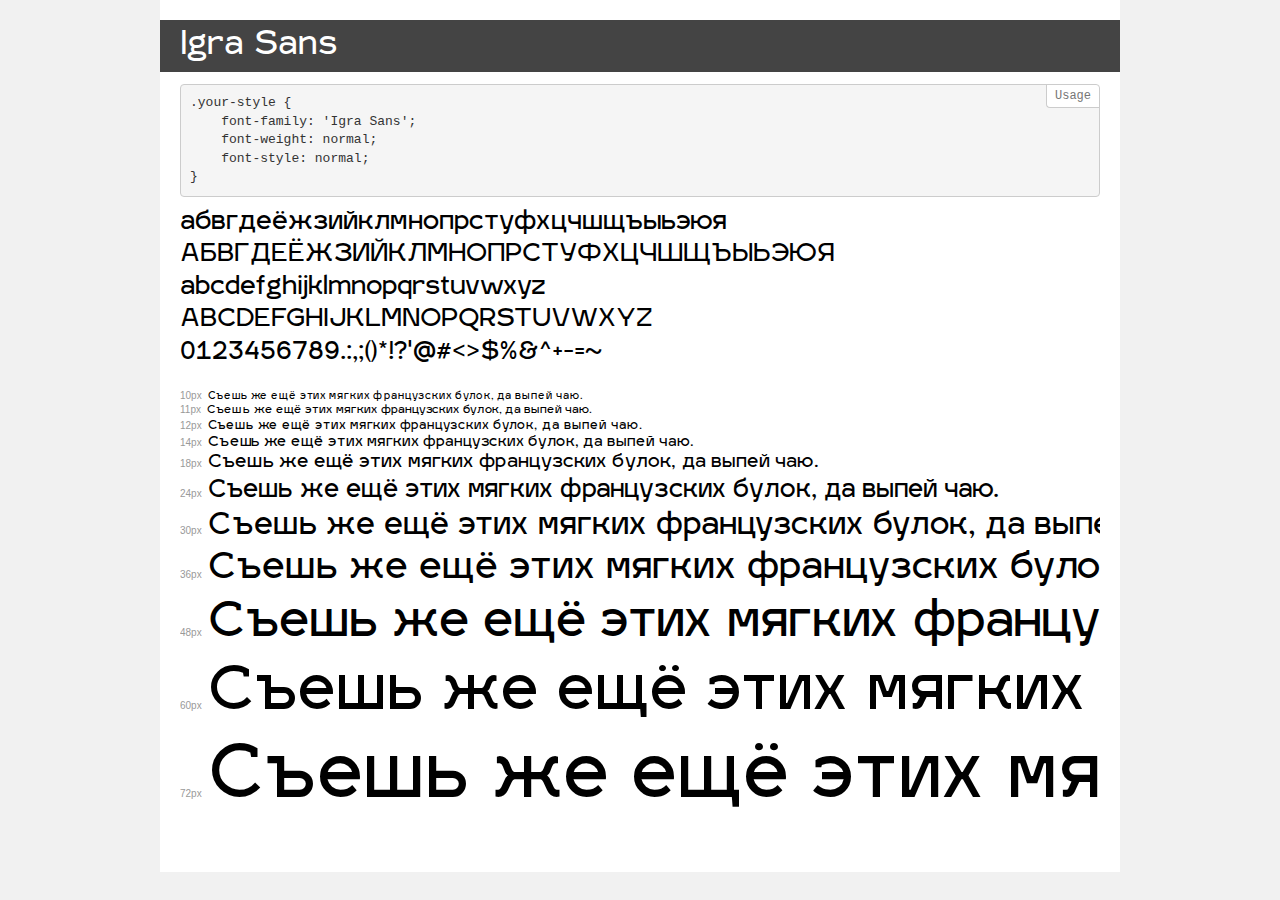
<file: public/fonts/IgraSans/demo.html>
<!DOCTYPE html>
<html>
<head>
    <meta charset="utf-8">
    <meta http-equiv="X-UA-Compatible" content="IE=edge">
    <meta name="viewport" content="width=device-width, initial-scale=1">
    <meta name="robots" content="noindex, noarchive">
    <meta name="format-detection" content="telephone=no">
    <title>Transfonter demo</title>
    <link href="stylesheet.css" rel="stylesheet">
    <style>
        /*
        http://meyerweb.com/eric/tools/css/reset/
        v2.0 | 20110126
        License: none (public domain)
        */
        html, body, div, span, applet, object, iframe,
        h1, h2, h3, h4, h5, h6, p, blockquote, pre,
        a, abbr, acronym, address, big, cite, code,
        del, dfn, em, img, ins, kbd, q, s, samp,
        small, strike, strong, sub, sup, tt, var,
        b, u, i, center,
        dl, dt, dd, ol, ul, li,
        fieldset, form, label, legend,
        table, caption, tbody, tfoot, thead, tr, th, td,
        article, aside, canvas, details, embed,
        figure, figcaption, footer, header, hgroup,
        menu, nav, output, ruby, section, summary,
        time, mark, audio, video {
            margin: 0;
            padding: 0;
            border: 0;
            font-size: 100%;
            font: inherit;
            vertical-align: baseline;
        }
        /* HTML5 display-role reset for older browsers */
        article, aside, details, figcaption, figure,
        footer, header, hgroup, menu, nav, section {
            display: block;
        }
        body {
            line-height: 1;
        }
        ol, ul {
            list-style: none;
        }
        blockquote, q {
            quotes: none;
        }
        blockquote:before, blockquote:after,
        q:before, q:after {
            content: '';
            content: none;
        }
        table {
            border-collapse: collapse;
            border-spacing: 0;
        }
        /* common styles */
        body {
            background: #f1f1f1;
            color: #000;
        }
        .page {
            background: #fff;
            width: 920px;
            margin: 0 auto;
            padding: 20px 20px 0 20px;
            overflow: hidden;
        }
        .font-container {
            overflow-x: auto;
            overflow-y: hidden;
            margin-bottom: 40px;
            line-height: 1.3;
            white-space: nowrap;
            padding-bottom: 5px;
        }
        h1 {
            position: relative;
            background: #444;
            font-size: 32px;
            color: #fff;
            padding: 10px 20px;
            margin: 0 -20px 12px -20px;
        }
        .letters {
            font-size: 25px;
            margin-bottom: 20px;
        }
        .s10:before {
            content: '10px';
        }
        .s11:before {
            content: '11px';
        }
        .s12:before {
            content: '12px';
        }
        .s14:before {
            content: '14px';
        }
        .s18:before {
            content: '18px';
        }
        .s24:before {
            content: '24px';
        }
        .s30:before {
            content: '30px';
        }
        .s36:before {
            content: '36px';
        }
        .s48:before {
            content: '48px';
        }
        .s60:before {
            content: '60px';
        }
        .s72:before {
            content: '72px';
        }
        .s10:before, .s11:before, .s12:before, .s14:before,
        .s18:before, .s24:before, .s30:before, .s36:before,
        .s48:before, .s60:before, .s72:before {
            font-family: Arial, sans-serif;
            font-size: 10px;
            font-weight: normal;
            font-style: normal;
            color: #999;
            padding-right: 6px;
        }
        pre {
            display: block;
            position: relative;
            padding: 9px;
            margin: 0 0 10px;
            font-family: Monaco, Menlo, Consolas, "Courier New", monospace !important;
            font-size: 13px;
            line-height: 1.428571429;
            color: #333;
            font-weight: normal !important;
            font-style: normal !important;
            background-color: #f5f5f5;
            border: 1px solid #ccc;
            overflow-x: auto;
            border-radius: 4px;
        }
        pre:after {
            display: block;
            position: absolute;
            right: 0;
            top: 0;
            content: 'Usage';
            line-height: 1;
            padding: 5px 8px;
            font-size: 12px;
            color: #767676;
            background-color: #fff;
            border: 1px solid #ccc;
            border-right: none;
            border-top: none;
            border-radius: 0 4px 0 4px;
            z-index: 10;
        }
        /* responsive */
        @media (max-width: 959px) {
            .page {
                width: auto;
                margin: 0;
            }
        }
    </style>
</head>
<body>
<div class="page">
    <div class="demo" style="font-family: 'Igra Sans'; font-weight: normal; font-style: normal;">
        <h1>Igra Sans</h1>
        <pre>.your-style {
    font-family: 'Igra Sans';
    font-weight: normal;
    font-style: normal;
}</pre>
        <div class="font-container">
            <p class="letters">
                абвгдеёжзийклмнопрстуфхцчшщъыьэюя<br>
АБВГДЕЁЖЗИЙКЛМНОПРСТУФХЦЧШЩЪЫЬЭЮЯ<br>
abcdefghijklmnopqrstuvwxyz<br>
ABCDEFGHIJKLMNOPQRSTUVWXYZ<br>
                0123456789.:,;()*!?'@#<>$%&^+-=~
            </p>
            <p class="s10" style="font-size: 10px;">Съешь же ещё этих мягких французских булок, да выпей чаю.</p>
            <p class="s11" style="font-size: 11px;">Съешь же ещё этих мягких французских булок, да выпей чаю.</p>
            <p class="s12" style="font-size: 12px;">Съешь же ещё этих мягких французских булок, да выпей чаю.</p>
            <p class="s14" style="font-size: 14px;">Съешь же ещё этих мягких французских булок, да выпей чаю.</p>
            <p class="s18" style="font-size: 18px;">Съешь же ещё этих мягких французских булок, да выпей чаю.</p>
            <p class="s24" style="font-size: 24px;">Съешь же ещё этих мягких французских булок, да выпей чаю.</p>
            <p class="s30" style="font-size: 30px;">Съешь же ещё этих мягких французских булок, да выпей чаю.</p>
            <p class="s36" style="font-size: 36px;">Съешь же ещё этих мягких французских булок, да выпей чаю.</p>
            <p class="s48" style="font-size: 48px;">Съешь же ещё этих мягких французских булок, да выпей чаю.</p>
            <p class="s60" style="font-size: 60px;">Съешь же ещё этих мягких французских булок, да выпей чаю.</p>
            <p class="s72" style="font-size: 72px;">Съешь же ещё этих мягких французских булок, да выпей чаю.</p>
        </div>
    </div>
</div>
</body>
</html>
</file>
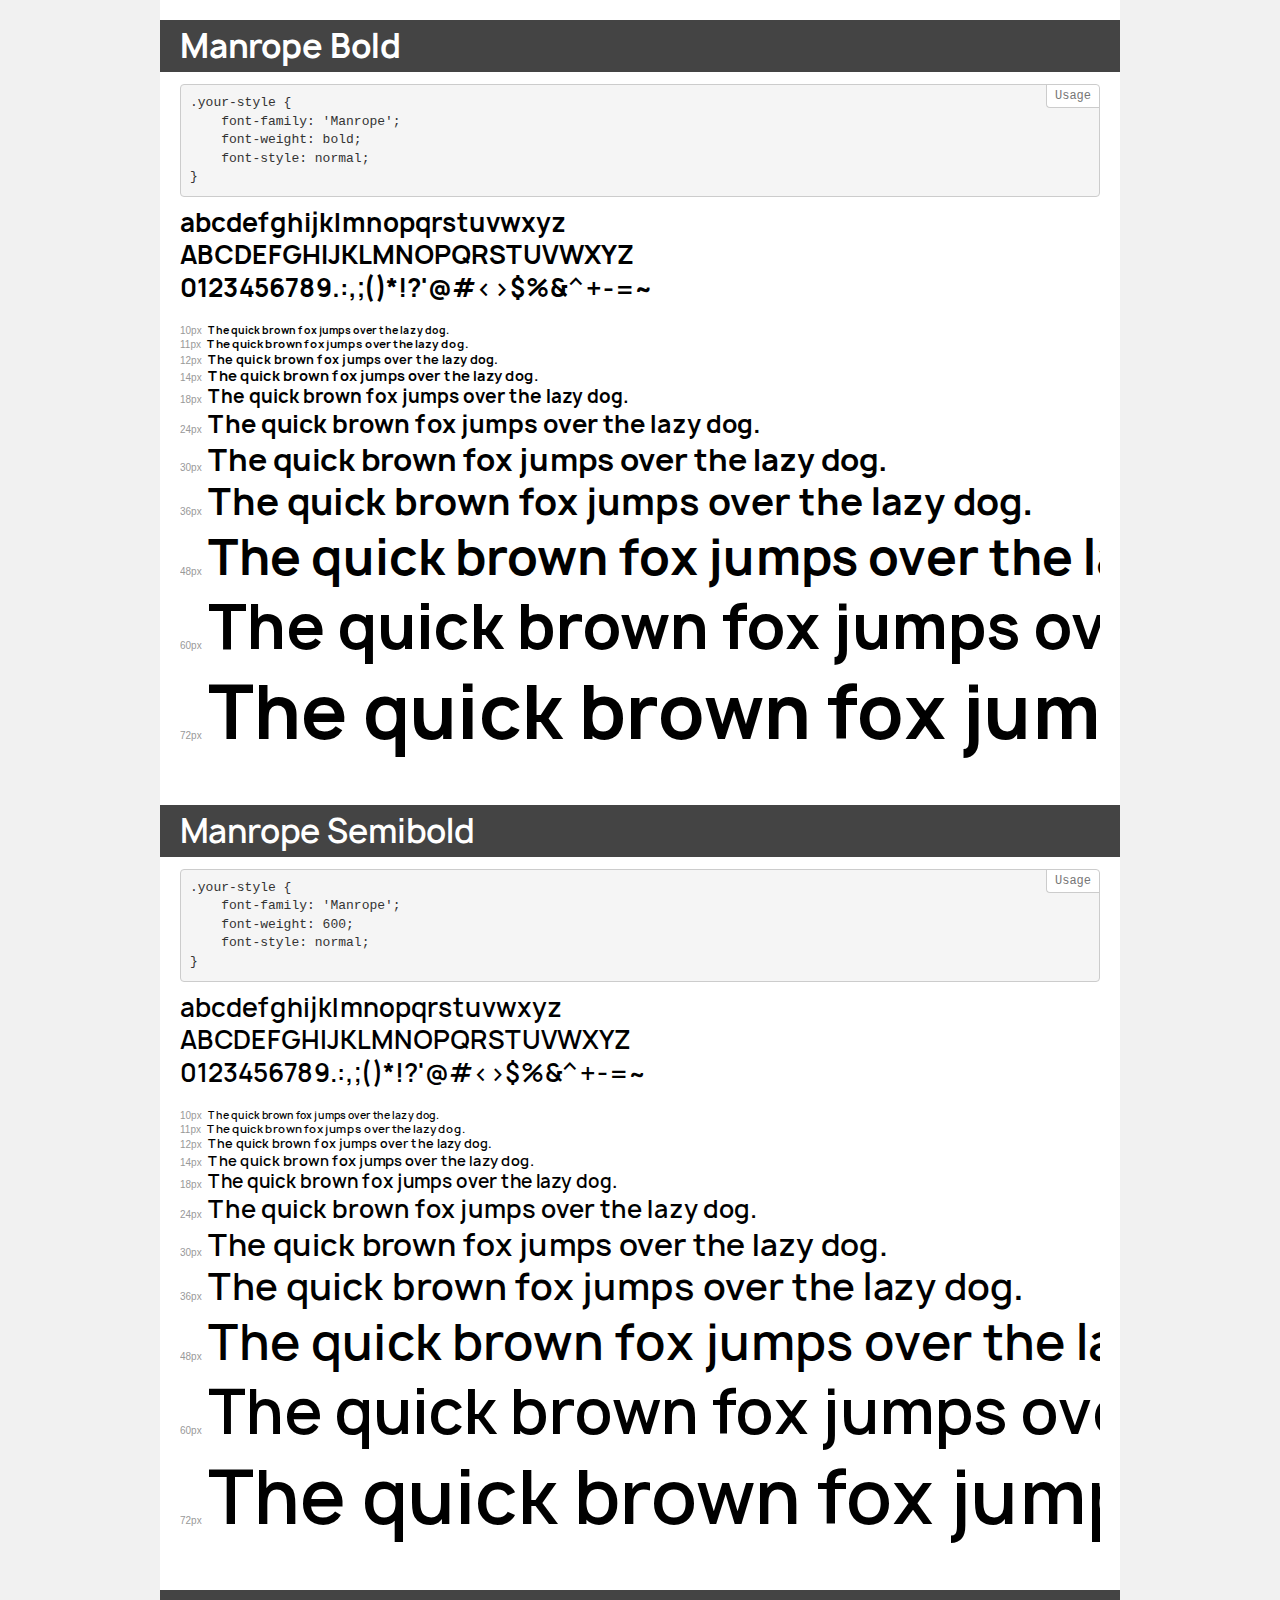
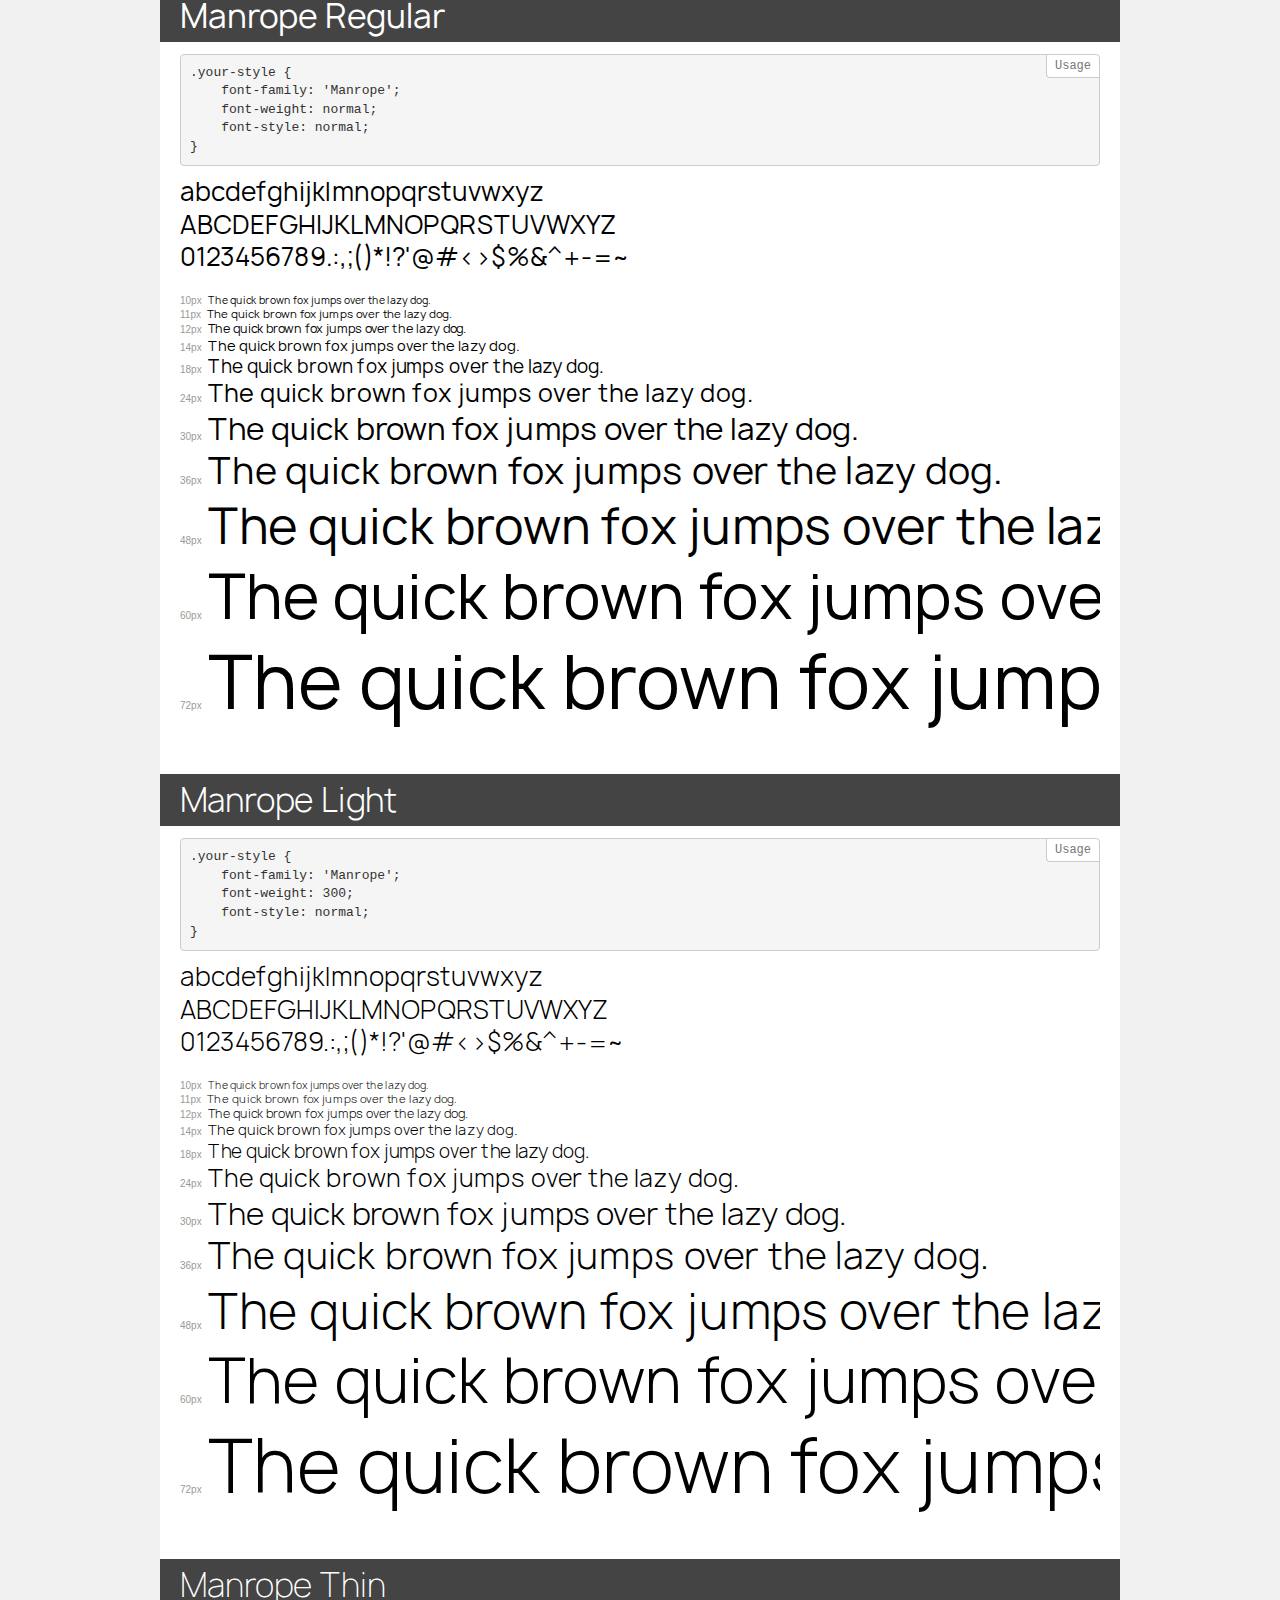
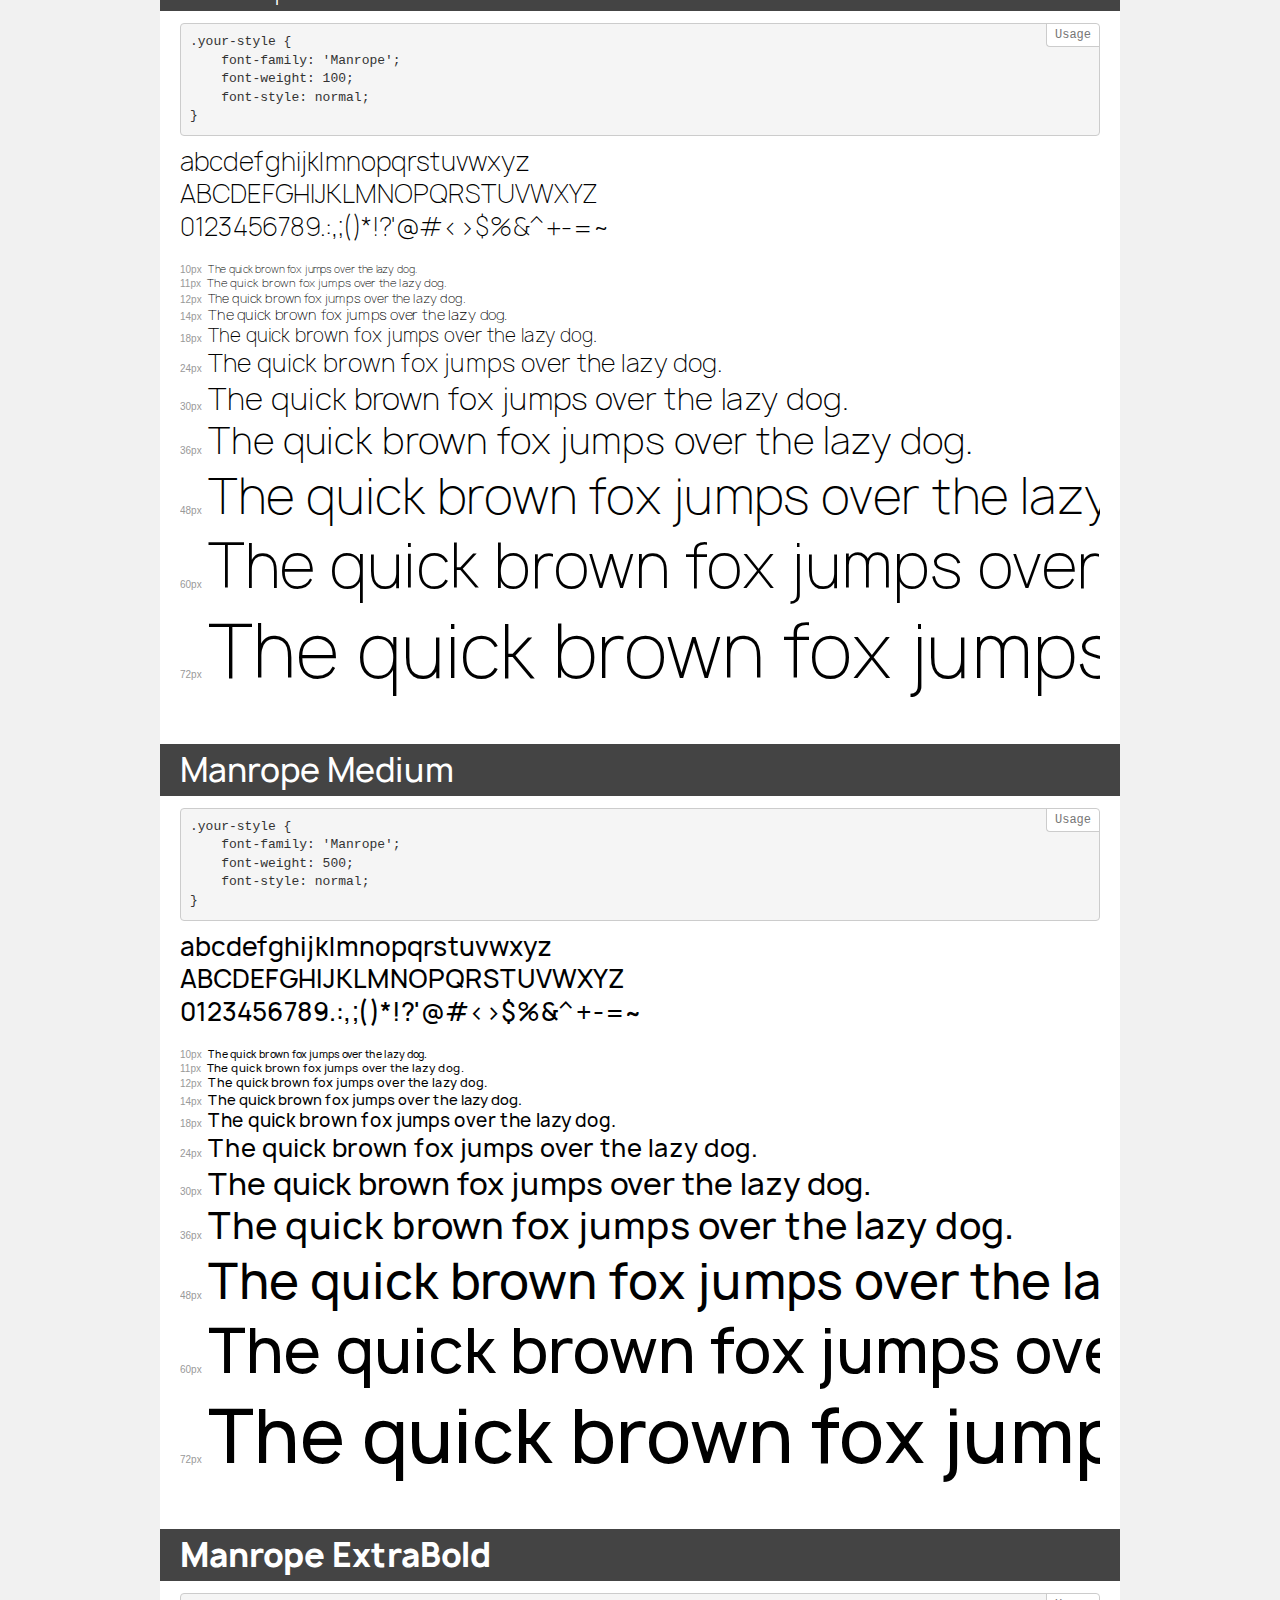
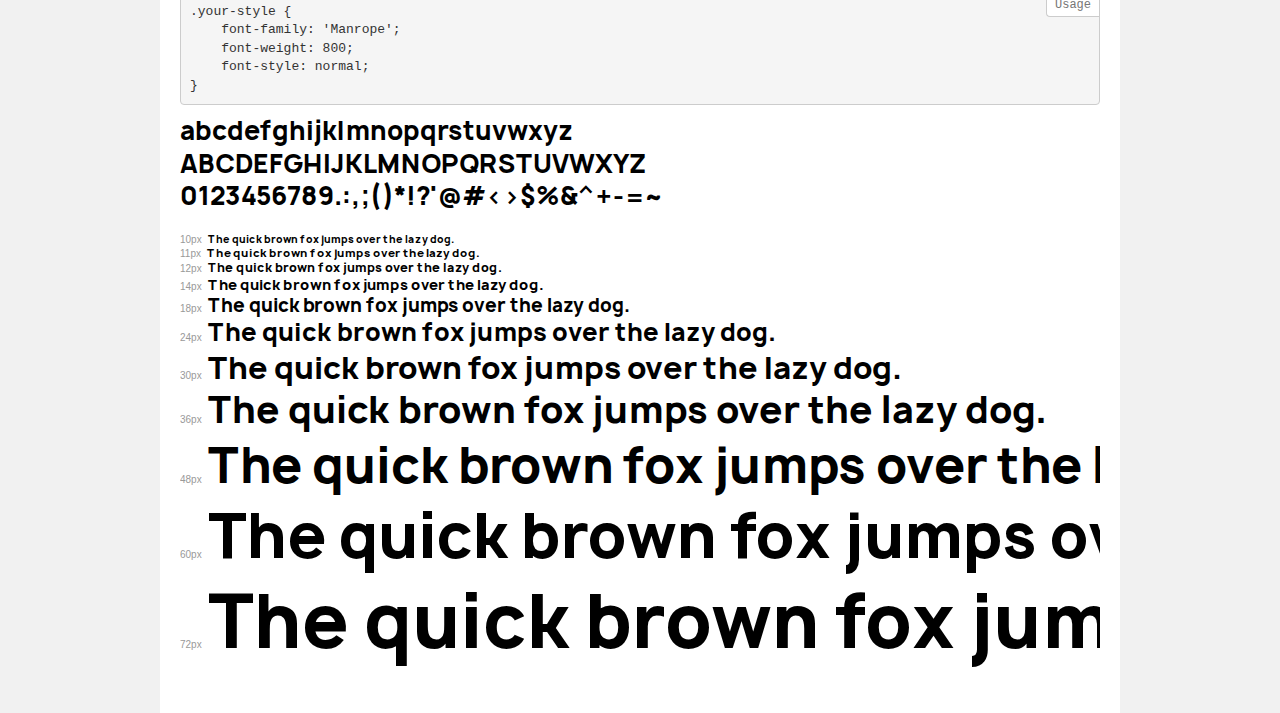
<file: public/fonts/Manrope/demo.html>
<!DOCTYPE html>
<html>
<head>
    <meta charset="utf-8">
    <meta http-equiv="X-UA-Compatible" content="IE=edge">
    <meta name="viewport" content="width=device-width, initial-scale=1">
    <meta name="robots" content="noindex, noarchive">
    <meta name="format-detection" content="telephone=no">
    <title>Transfonter demo</title>
    <link href="stylesheet.css" rel="stylesheet">
    <style>
        /*
        http://meyerweb.com/eric/tools/css/reset/
        v2.0 | 20110126
        License: none (public domain)
        */
        html, body, div, span, applet, object, iframe,
        h1, h2, h3, h4, h5, h6, p, blockquote, pre,
        a, abbr, acronym, address, big, cite, code,
        del, dfn, em, img, ins, kbd, q, s, samp,
        small, strike, strong, sub, sup, tt, var,
        b, u, i, center,
        dl, dt, dd, ol, ul, li,
        fieldset, form, label, legend,
        table, caption, tbody, tfoot, thead, tr, th, td,
        article, aside, canvas, details, embed,
        figure, figcaption, footer, header, hgroup,
        menu, nav, output, ruby, section, summary,
        time, mark, audio, video {
            margin: 0;
            padding: 0;
            border: 0;
            font-size: 100%;
            font: inherit;
            vertical-align: baseline;
        }
        /* HTML5 display-role reset for older browsers */
        article, aside, details, figcaption, figure,
        footer, header, hgroup, menu, nav, section {
            display: block;
        }
        body {
            line-height: 1;
        }
        ol, ul {
            list-style: none;
        }
        blockquote, q {
            quotes: none;
        }
        blockquote:before, blockquote:after,
        q:before, q:after {
            content: '';
            content: none;
        }
        table {
            border-collapse: collapse;
            border-spacing: 0;
        }
        /* common styles */
        body {
            background: #f1f1f1;
            color: #000;
        }
        .page {
            background: #fff;
            width: 920px;
            margin: 0 auto;
            padding: 20px 20px 0 20px;
            overflow: hidden;
        }
        .font-container {
            overflow-x: auto;
            overflow-y: hidden;
            margin-bottom: 40px;
            line-height: 1.3;
            white-space: nowrap;
            padding-bottom: 5px;
        }
        h1 {
            position: relative;
            background: #444;
            font-size: 32px;
            color: #fff;
            padding: 10px 20px;
            margin: 0 -20px 12px -20px;
        }
        .letters {
            font-size: 25px;
            margin-bottom: 20px;
        }
        .s10:before {
            content: '10px';
        }
        .s11:before {
            content: '11px';
        }
        .s12:before {
            content: '12px';
        }
        .s14:before {
            content: '14px';
        }
        .s18:before {
            content: '18px';
        }
        .s24:before {
            content: '24px';
        }
        .s30:before {
            content: '30px';
        }
        .s36:before {
            content: '36px';
        }
        .s48:before {
            content: '48px';
        }
        .s60:before {
            content: '60px';
        }
        .s72:before {
            content: '72px';
        }
        .s10:before, .s11:before, .s12:before, .s14:before,
        .s18:before, .s24:before, .s30:before, .s36:before,
        .s48:before, .s60:before, .s72:before {
            font-family: Arial, sans-serif;
            font-size: 10px;
            font-weight: normal;
            font-style: normal;
            color: #999;
            padding-right: 6px;
        }
        pre {
            display: block;
            position: relative;
            padding: 9px;
            margin: 0 0 10px;
            font-family: Monaco, Menlo, Consolas, "Courier New", monospace !important;
            font-size: 13px;
            line-height: 1.428571429;
            color: #333;
            font-weight: normal !important;
            font-style: normal !important;
            background-color: #f5f5f5;
            border: 1px solid #ccc;
            overflow-x: auto;
            border-radius: 4px;
        }
        pre:after {
            display: block;
            position: absolute;
            right: 0;
            top: 0;
            content: 'Usage';
            line-height: 1;
            padding: 5px 8px;
            font-size: 12px;
            color: #767676;
            background-color: #fff;
            border: 1px solid #ccc;
            border-right: none;
            border-top: none;
            border-radius: 0 4px 0 4px;
            z-index: 10;
        }
        /* responsive */
        @media (max-width: 959px) {
            .page {
                width: auto;
                margin: 0;
            }
        }
    </style>
</head>
<body>
<div class="page">
    <div class="demo" style="font-family: 'Manrope'; font-weight: bold; font-style: normal;">
        <h1>Manrope Bold</h1>
        <pre>.your-style {
    font-family: 'Manrope';
    font-weight: bold;
    font-style: normal;
}</pre>
        <div class="font-container">
            <p class="letters">
                abcdefghijklmnopqrstuvwxyz<br>
ABCDEFGHIJKLMNOPQRSTUVWXYZ<br>
                0123456789.:,;()*!?'@#<>$%&^+-=~
            </p>
            <p class="s10" style="font-size: 10px;">The quick brown fox jumps over the lazy dog.</p>
            <p class="s11" style="font-size: 11px;">The quick brown fox jumps over the lazy dog.</p>
            <p class="s12" style="font-size: 12px;">The quick brown fox jumps over the lazy dog.</p>
            <p class="s14" style="font-size: 14px;">The quick brown fox jumps over the lazy dog.</p>
            <p class="s18" style="font-size: 18px;">The quick brown fox jumps over the lazy dog.</p>
            <p class="s24" style="font-size: 24px;">The quick brown fox jumps over the lazy dog.</p>
            <p class="s30" style="font-size: 30px;">The quick brown fox jumps over the lazy dog.</p>
            <p class="s36" style="font-size: 36px;">The quick brown fox jumps over the lazy dog.</p>
            <p class="s48" style="font-size: 48px;">The quick brown fox jumps over the lazy dog.</p>
            <p class="s60" style="font-size: 60px;">The quick brown fox jumps over the lazy dog.</p>
            <p class="s72" style="font-size: 72px;">The quick brown fox jumps over the lazy dog.</p>
        </div>
    </div>
    <div class="demo" style="font-family: 'Manrope'; font-weight: 600; font-style: normal;">
        <h1>Manrope Semibold</h1>
        <pre>.your-style {
    font-family: 'Manrope';
    font-weight: 600;
    font-style: normal;
}</pre>
        <div class="font-container">
            <p class="letters">
                abcdefghijklmnopqrstuvwxyz<br>
ABCDEFGHIJKLMNOPQRSTUVWXYZ<br>
                0123456789.:,;()*!?'@#<>$%&^+-=~
            </p>
            <p class="s10" style="font-size: 10px;">The quick brown fox jumps over the lazy dog.</p>
            <p class="s11" style="font-size: 11px;">The quick brown fox jumps over the lazy dog.</p>
            <p class="s12" style="font-size: 12px;">The quick brown fox jumps over the lazy dog.</p>
            <p class="s14" style="font-size: 14px;">The quick brown fox jumps over the lazy dog.</p>
            <p class="s18" style="font-size: 18px;">The quick brown fox jumps over the lazy dog.</p>
            <p class="s24" style="font-size: 24px;">The quick brown fox jumps over the lazy dog.</p>
            <p class="s30" style="font-size: 30px;">The quick brown fox jumps over the lazy dog.</p>
            <p class="s36" style="font-size: 36px;">The quick brown fox jumps over the lazy dog.</p>
            <p class="s48" style="font-size: 48px;">The quick brown fox jumps over the lazy dog.</p>
            <p class="s60" style="font-size: 60px;">The quick brown fox jumps over the lazy dog.</p>
            <p class="s72" style="font-size: 72px;">The quick brown fox jumps over the lazy dog.</p>
        </div>
    </div>
    <div class="demo" style="font-family: 'Manrope'; font-weight: normal; font-style: normal;">
        <h1>Manrope Regular</h1>
        <pre>.your-style {
    font-family: 'Manrope';
    font-weight: normal;
    font-style: normal;
}</pre>
        <div class="font-container">
            <p class="letters">
                abcdefghijklmnopqrstuvwxyz<br>
ABCDEFGHIJKLMNOPQRSTUVWXYZ<br>
                0123456789.:,;()*!?'@#<>$%&^+-=~
            </p>
            <p class="s10" style="font-size: 10px;">The quick brown fox jumps over the lazy dog.</p>
            <p class="s11" style="font-size: 11px;">The quick brown fox jumps over the lazy dog.</p>
            <p class="s12" style="font-size: 12px;">The quick brown fox jumps over the lazy dog.</p>
            <p class="s14" style="font-size: 14px;">The quick brown fox jumps over the lazy dog.</p>
            <p class="s18" style="font-size: 18px;">The quick brown fox jumps over the lazy dog.</p>
            <p class="s24" style="font-size: 24px;">The quick brown fox jumps over the lazy dog.</p>
            <p class="s30" style="font-size: 30px;">The quick brown fox jumps over the lazy dog.</p>
            <p class="s36" style="font-size: 36px;">The quick brown fox jumps over the lazy dog.</p>
            <p class="s48" style="font-size: 48px;">The quick brown fox jumps over the lazy dog.</p>
            <p class="s60" style="font-size: 60px;">The quick brown fox jumps over the lazy dog.</p>
            <p class="s72" style="font-size: 72px;">The quick brown fox jumps over the lazy dog.</p>
        </div>
    </div>
    <div class="demo" style="font-family: 'Manrope'; font-weight: 300; font-style: normal;">
        <h1>Manrope Light</h1>
        <pre>.your-style {
    font-family: 'Manrope';
    font-weight: 300;
    font-style: normal;
}</pre>
        <div class="font-container">
            <p class="letters">
                abcdefghijklmnopqrstuvwxyz<br>
ABCDEFGHIJKLMNOPQRSTUVWXYZ<br>
                0123456789.:,;()*!?'@#<>$%&^+-=~
            </p>
            <p class="s10" style="font-size: 10px;">The quick brown fox jumps over the lazy dog.</p>
            <p class="s11" style="font-size: 11px;">The quick brown fox jumps over the lazy dog.</p>
            <p class="s12" style="font-size: 12px;">The quick brown fox jumps over the lazy dog.</p>
            <p class="s14" style="font-size: 14px;">The quick brown fox jumps over the lazy dog.</p>
            <p class="s18" style="font-size: 18px;">The quick brown fox jumps over the lazy dog.</p>
            <p class="s24" style="font-size: 24px;">The quick brown fox jumps over the lazy dog.</p>
            <p class="s30" style="font-size: 30px;">The quick brown fox jumps over the lazy dog.</p>
            <p class="s36" style="font-size: 36px;">The quick brown fox jumps over the lazy dog.</p>
            <p class="s48" style="font-size: 48px;">The quick brown fox jumps over the lazy dog.</p>
            <p class="s60" style="font-size: 60px;">The quick brown fox jumps over the lazy dog.</p>
            <p class="s72" style="font-size: 72px;">The quick brown fox jumps over the lazy dog.</p>
        </div>
    </div>
    <div class="demo" style="font-family: 'Manrope'; font-weight: 100; font-style: normal;">
        <h1>Manrope Thin</h1>
        <pre>.your-style {
    font-family: 'Manrope';
    font-weight: 100;
    font-style: normal;
}</pre>
        <div class="font-container">
            <p class="letters">
                abcdefghijklmnopqrstuvwxyz<br>
ABCDEFGHIJKLMNOPQRSTUVWXYZ<br>
                0123456789.:,;()*!?'@#<>$%&^+-=~
            </p>
            <p class="s10" style="font-size: 10px;">The quick brown fox jumps over the lazy dog.</p>
            <p class="s11" style="font-size: 11px;">The quick brown fox jumps over the lazy dog.</p>
            <p class="s12" style="font-size: 12px;">The quick brown fox jumps over the lazy dog.</p>
            <p class="s14" style="font-size: 14px;">The quick brown fox jumps over the lazy dog.</p>
            <p class="s18" style="font-size: 18px;">The quick brown fox jumps over the lazy dog.</p>
            <p class="s24" style="font-size: 24px;">The quick brown fox jumps over the lazy dog.</p>
            <p class="s30" style="font-size: 30px;">The quick brown fox jumps over the lazy dog.</p>
            <p class="s36" style="font-size: 36px;">The quick brown fox jumps over the lazy dog.</p>
            <p class="s48" style="font-size: 48px;">The quick brown fox jumps over the lazy dog.</p>
            <p class="s60" style="font-size: 60px;">The quick brown fox jumps over the lazy dog.</p>
            <p class="s72" style="font-size: 72px;">The quick brown fox jumps over the lazy dog.</p>
        </div>
    </div>
    <div class="demo" style="font-family: 'Manrope'; font-weight: 500; font-style: normal;">
        <h1>Manrope Medium</h1>
        <pre>.your-style {
    font-family: 'Manrope';
    font-weight: 500;
    font-style: normal;
}</pre>
        <div class="font-container">
            <p class="letters">
                abcdefghijklmnopqrstuvwxyz<br>
ABCDEFGHIJKLMNOPQRSTUVWXYZ<br>
                0123456789.:,;()*!?'@#<>$%&^+-=~
            </p>
            <p class="s10" style="font-size: 10px;">The quick brown fox jumps over the lazy dog.</p>
            <p class="s11" style="font-size: 11px;">The quick brown fox jumps over the lazy dog.</p>
            <p class="s12" style="font-size: 12px;">The quick brown fox jumps over the lazy dog.</p>
            <p class="s14" style="font-size: 14px;">The quick brown fox jumps over the lazy dog.</p>
            <p class="s18" style="font-size: 18px;">The quick brown fox jumps over the lazy dog.</p>
            <p class="s24" style="font-size: 24px;">The quick brown fox jumps over the lazy dog.</p>
            <p class="s30" style="font-size: 30px;">The quick brown fox jumps over the lazy dog.</p>
            <p class="s36" style="font-size: 36px;">The quick brown fox jumps over the lazy dog.</p>
            <p class="s48" style="font-size: 48px;">The quick brown fox jumps over the lazy dog.</p>
            <p class="s60" style="font-size: 60px;">The quick brown fox jumps over the lazy dog.</p>
            <p class="s72" style="font-size: 72px;">The quick brown fox jumps over the lazy dog.</p>
        </div>
    </div>
    <div class="demo" style="font-family: 'Manrope'; font-weight: 800; font-style: normal;">
        <h1>Manrope ExtraBold</h1>
        <pre>.your-style {
    font-family: 'Manrope';
    font-weight: 800;
    font-style: normal;
}</pre>
        <div class="font-container">
            <p class="letters">
                abcdefghijklmnopqrstuvwxyz<br>
ABCDEFGHIJKLMNOPQRSTUVWXYZ<br>
                0123456789.:,;()*!?'@#<>$%&^+-=~
            </p>
            <p class="s10" style="font-size: 10px;">The quick brown fox jumps over the lazy dog.</p>
            <p class="s11" style="font-size: 11px;">The quick brown fox jumps over the lazy dog.</p>
            <p class="s12" style="font-size: 12px;">The quick brown fox jumps over the lazy dog.</p>
            <p class="s14" style="font-size: 14px;">The quick brown fox jumps over the lazy dog.</p>
            <p class="s18" style="font-size: 18px;">The quick brown fox jumps over the lazy dog.</p>
            <p class="s24" style="font-size: 24px;">The quick brown fox jumps over the lazy dog.</p>
            <p class="s30" style="font-size: 30px;">The quick brown fox jumps over the lazy dog.</p>
            <p class="s36" style="font-size: 36px;">The quick brown fox jumps over the lazy dog.</p>
            <p class="s48" style="font-size: 48px;">The quick brown fox jumps over the lazy dog.</p>
            <p class="s60" style="font-size: 60px;">The quick brown fox jumps over the lazy dog.</p>
            <p class="s72" style="font-size: 72px;">The quick brown fox jumps over the lazy dog.</p>
        </div>
    </div>
</div>
</body>
</html>
</file>
<file: public/fonts/Gilroy/stylesheet.css>
@font-face {
    font-family: 'Gilroy';
    src: url('Gilroy-ExtraBold.eot');
    src: local('Gilroy ExtraBold'), local('Gilroy-ExtraBold'),
        url('Gilroy-ExtraBold.eot?#iefix') format('embedded-opentype'),
        url('Gilroy-ExtraBold.woff') format('woff'),
        url('Gilroy-ExtraBold.ttf') format('truetype');
    font-weight: 800;
    font-style: normal;
}

@font-face {
    font-family: 'Gilroy';
    src: url('Gilroy-Heavy.eot');
    src: local('Gilroy Heavy'), local('Gilroy-Heavy'),
        url('Gilroy-Heavy.eot?#iefix') format('embedded-opentype'),
        url('Gilroy-Heavy.woff') format('woff'),
        url('Gilroy-Heavy.ttf') format('truetype');
    font-weight: 900;
    font-style: normal;
}

@font-face {
    font-family: 'Gilroy';
    src: url('Gilroy-LightItalic.eot');
    src: local('Gilroy Light Italic'), local('Gilroy-LightItalic'),
        url('Gilroy-LightItalic.eot?#iefix') format('embedded-opentype'),
        url('Gilroy-LightItalic.woff') format('woff'),
        url('Gilroy-LightItalic.ttf') format('truetype');
    font-weight: 300;
    font-style: italic;
}

@font-face {
    font-family: 'Gilroy';
    src: url('Gilroy-ThinItalic.eot');
    src: local('Gilroy Thin Italic'), local('Gilroy-ThinItalic'),
        url('Gilroy-ThinItalic.eot?#iefix') format('embedded-opentype'),
        url('Gilroy-ThinItalic.woff') format('woff'),
        url('Gilroy-ThinItalic.ttf') format('truetype');
    font-weight: 100;
    font-style: italic;
}

@font-face {
    font-family: 'Gilroy';
    src: url('Gilroy-BlackItalic.eot');
    src: local('Gilroy Black Italic'), local('Gilroy-BlackItalic'),
        url('Gilroy-BlackItalic.eot?#iefix') format('embedded-opentype'),
        url('Gilroy-BlackItalic.woff') format('woff'),
        url('Gilroy-BlackItalic.ttf') format('truetype');
    font-weight: 900;
    font-style: italic;
}

@font-face {
    font-family: 'Gilroy';
    src: url('Gilroy-BoldItalic.eot');
    src: local('Gilroy Bold Italic'), local('Gilroy-BoldItalic'),
        url('Gilroy-BoldItalic.eot?#iefix') format('embedded-opentype'),
        url('Gilroy-BoldItalic.woff') format('woff'),
        url('Gilroy-BoldItalic.ttf') format('truetype');
    font-weight: bold;
    font-style: italic;
}

@font-face {
    font-family: 'Gilroy';
    src: url('Gilroy-SemiBold.eot');
    src: local('Gilroy SemiBold'), local('Gilroy-SemiBold'),
        url('Gilroy-SemiBold.eot?#iefix') format('embedded-opentype'),
        url('Gilroy-SemiBold.woff') format('woff'),
        url('Gilroy-SemiBold.ttf') format('truetype');
    font-weight: 600;
    font-style: normal;
}

@font-face {
    font-family: 'Gilroy';
    src: url('Gilroy-UltraLightItalic.eot');
    src: local('Gilroy UltraLight Italic'), local('Gilroy-UltraLightItalic'),
        url('Gilroy-UltraLightItalic.eot?#iefix') format('embedded-opentype'),
        url('Gilroy-UltraLightItalic.woff') format('woff'),
        url('Gilroy-UltraLightItalic.ttf') format('truetype');
    font-weight: 200;
    font-style: italic;
}

@font-face {
    font-family: 'Gilroy';
    src: url('Gilroy-SemiBoldItalic.eot');
    src: local('Gilroy SemiBold Italic'), local('Gilroy-SemiBoldItalic'),
        url('Gilroy-SemiBoldItalic.eot?#iefix') format('embedded-opentype'),
        url('Gilroy-SemiBoldItalic.woff') format('woff'),
        url('Gilroy-SemiBoldItalic.ttf') format('truetype');
    font-weight: 600;
    font-style: italic;
}

@font-face {
    font-family: 'Gilroy';
    src: url('Gilroy-Light.eot');
    src: local('Gilroy Light'), local('Gilroy-Light'),
        url('Gilroy-Light.eot?#iefix') format('embedded-opentype'),
        url('Gilroy-Light.woff') format('woff'),
        url('Gilroy-Light.ttf') format('truetype');
    font-weight: 300;
    font-style: normal;
}

@font-face {
    font-family: 'Gilroy';
    src: url('Gilroy-MediumItalic.eot');
    src: local('Gilroy Medium Italic'), local('Gilroy-MediumItalic'),
        url('Gilroy-MediumItalic.eot?#iefix') format('embedded-opentype'),
        url('Gilroy-MediumItalic.woff') format('woff'),
        url('Gilroy-MediumItalic.ttf') format('truetype');
    font-weight: 500;
    font-style: italic;
}

@font-face {
    font-family: 'Gilroy';
    src: url('Gilroy-ExtraBoldItalic.eot');
    src: local('Gilroy ExtraBold Italic'), local('Gilroy-ExtraBoldItalic'),
        url('Gilroy-ExtraBoldItalic.eot?#iefix') format('embedded-opentype'),
        url('Gilroy-ExtraBoldItalic.woff') format('woff'),
        url('Gilroy-ExtraBoldItalic.ttf') format('truetype');
    font-weight: 800;
    font-style: italic;
}

@font-face {
    font-family: 'Gilroy';
    src: url('Gilroy-Regular.eot');
    src: local('Gilroy Regular'), local('Gilroy-Regular'),
        url('Gilroy-Regular.eot?#iefix') format('embedded-opentype'),
        url('Gilroy-Regular.woff') format('woff'),
        url('Gilroy-Regular.ttf') format('truetype');
    font-weight: normal;
    font-style: normal;
}

@font-face {
    font-family: 'Gilroy';
    src: url('Gilroy-HeavyItalic.eot');
    src: local('Gilroy Heavy Italic'), local('Gilroy-HeavyItalic'),
        url('Gilroy-HeavyItalic.eot?#iefix') format('embedded-opentype'),
        url('Gilroy-HeavyItalic.woff') format('woff'),
        url('Gilroy-HeavyItalic.ttf') format('truetype');
    font-weight: 900;
    font-style: italic;
}

@font-face {
    font-family: 'Gilroy';
    src: url('Gilroy-Medium.eot');
    src: local('Gilroy Medium'), local('Gilroy-Medium'),
        url('Gilroy-Medium.eot?#iefix') format('embedded-opentype'),
        url('Gilroy-Medium.woff') format('woff'),
        url('Gilroy-Medium.ttf') format('truetype');
    font-weight: 500;
    font-style: normal;
}

@font-face {
    font-family: 'Gilroy';
    src: url('Gilroy-RegularItalic.eot');
    src: local('Gilroy Regular Italic'), local('Gilroy-RegularItalic'),
        url('Gilroy-RegularItalic.eot?#iefix') format('embedded-opentype'),
        url('Gilroy-RegularItalic.woff') format('woff'),
        url('Gilroy-RegularItalic.ttf') format('truetype');
    font-weight: normal;
    font-style: italic;
}

@font-face {
    font-family: 'Gilroy';
    src: url('Gilroy-UltraLight.eot');
    src: local('Gilroy UltraLight'), local('Gilroy-UltraLight'),
        url('Gilroy-UltraLight.eot?#iefix') format('embedded-opentype'),
        url('Gilroy-UltraLight.woff') format('woff'),
        url('Gilroy-UltraLight.ttf') format('truetype');
    font-weight: 200;
    font-style: normal;
}

@font-face {
    font-family: 'Gilroy';
    src: url('Gilroy-Bold.eot');
    src: local('Gilroy Bold'), local('Gilroy-Bold'),
        url('Gilroy-Bold.eot?#iefix') format('embedded-opentype'),
        url('Gilroy-Bold.woff') format('woff'),
        url('Gilroy-Bold.ttf') format('truetype');
    font-weight: bold;
    font-style: normal;
}

@font-face {
    font-family: 'Gilroy';
    src: url('Gilroy-Thin.eot');
    src: local('Gilroy Thin'), local('Gilroy-Thin'),
        url('Gilroy-Thin.eot?#iefix') format('embedded-opentype'),
        url('Gilroy-Thin.woff') format('woff'),
        url('Gilroy-Thin.ttf') format('truetype');
    font-weight: 100;
    font-style: normal;
}

@font-face {
    font-family: 'Gilroy';
    src: url('Gilroy-Black.eot');
    src: local('Gilroy Black'), local('Gilroy-Black'),
        url('Gilroy-Black.eot?#iefix') format('embedded-opentype'),
        url('Gilroy-Black.woff') format('woff'),
        url('Gilroy-Black.ttf') format('truetype');
    font-weight: 900;
    font-style: normal;
}
</file>
<file: public/fonts/Manrope/stylesheet.css>
@font-face {
    font-family: 'Manrope';
    src: url('Manrope-Bold.eot');
    src: local('Manrope Bold'), local('Manrope-Bold'),
        url('Manrope-Bold.eot?#iefix') format('embedded-opentype'),
        url('Manrope-Bold.woff2') format('woff2'),
        url('Manrope-Bold.woff') format('woff'),
        url('Manrope-Bold.ttf') format('truetype');
    font-weight: bold;
    font-style: normal;
}

@font-face {
    font-family: 'Manrope';
    src: url('Manrope-Semibold.eot');
    src: local('Manrope Semibold'), local('Manrope-Semibold'),
        url('Manrope-Semibold.eot?#iefix') format('embedded-opentype'),
        url('Manrope-Semibold.woff2') format('woff2'),
        url('Manrope-Semibold.woff') format('woff'),
        url('Manrope-Semibold.ttf') format('truetype');
    font-weight: 600;
    font-style: normal;
}

@font-face {
    font-family: 'Manrope';
    src: url('Manrope-Regular.eot');
    src: local('Manrope Regular'), local('Manrope-Regular'),
        url('Manrope-Regular.eot?#iefix') format('embedded-opentype'),
        url('Manrope-Regular.woff2') format('woff2'),
        url('Manrope-Regular.woff') format('woff'),
        url('Manrope-Regular.ttf') format('truetype');
    font-weight: normal;
    font-style: normal;
}

@font-face {
    font-family: 'Manrope';
    src: url('Manrope-Light.eot');
    src: local('Manrope Light'), local('Manrope-Light'),
        url('Manrope-Light.eot?#iefix') format('embedded-opentype'),
        url('Manrope-Light.woff2') format('woff2'),
        url('Manrope-Light.woff') format('woff'),
        url('Manrope-Light.ttf') format('truetype');
    font-weight: 300;
    font-style: normal;
}

@font-face {
    font-family: 'Manrope';
    src: url('Manrope-Thin.eot');
    src: local('Manrope Thin'), local('Manrope-Thin'),
        url('Manrope-Thin.eot?#iefix') format('embedded-opentype'),
        url('Manrope-Thin.woff2') format('woff2'),
        url('Manrope-Thin.woff') format('woff'),
        url('Manrope-Thin.ttf') format('truetype');
    font-weight: 100;
    font-style: normal;
}

@font-face {
    font-family: 'Manrope';
    src: url('Manrope-Medium.eot');
    src: local('Manrope Medium'), local('Manrope-Medium'),
        url('Manrope-Medium.eot?#iefix') format('embedded-opentype'),
        url('Manrope-Medium.woff2') format('woff2'),
        url('Manrope-Medium.woff') format('woff'),
        url('Manrope-Medium.ttf') format('truetype');
    font-weight: 500;
    font-style: normal;
}

@font-face {
    font-family: 'Manrope';
    src: url('Manrope-ExtraBold.eot');
    src: local('Manrope ExtraBold'), local('Manrope-ExtraBold'),
        url('Manrope-ExtraBold.eot?#iefix') format('embedded-opentype'),
        url('Manrope-ExtraBold.woff2') format('woff2'),
        url('Manrope-ExtraBold.woff') format('woff'),
        url('Manrope-ExtraBold.ttf') format('truetype');
    font-weight: 800;
    font-style: normal;
}
</file>
<file: public/fonts/IgraSans/stylesheet.css>
@font-face {
    font-family: 'Igra Sans';
    src: url('IgraSans.eot');
    src: local('Igra Sans'), local('IgraSans'),
        url('IgraSans.eot?#iefix') format('embedded-opentype'),
        url('IgraSans.woff') format('woff'),
        url('IgraSans.ttf') format('truetype');
    font-weight: normal;
    font-style: normal;
}
</file>
